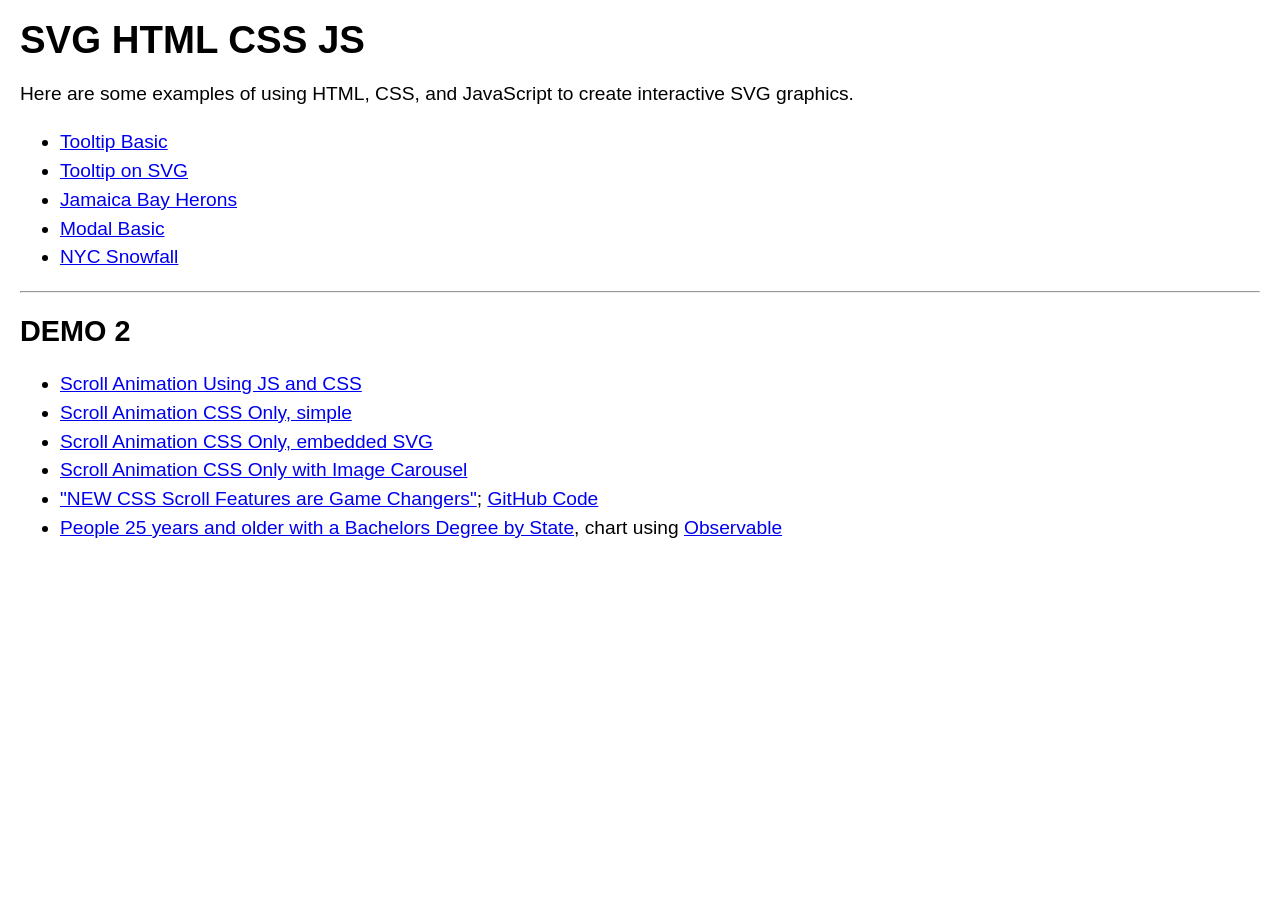
<file: index.html>
<!doctype html>
<html>
<head>
    <meta charset="utf-8">
    <meta name="viewport" content="width=device-width, initial-scale=1">
    <title>SVG HTML CSS JS</title>
    <style>
        * {
            box-sizing: border-box;
        }
        body {
            margin: 20px;
            font-family: helvetica, sans-serif;
            font-size: 1.2em;
            line-height: 1.5em;
        }
    </style>
</head>
<body>
    <h1>SVG HTML CSS JS</h1>
    <p>Here are some examples of using HTML, CSS, and JavaScript to create interactive SVG graphics.</p>
    <ul>
        <li><a href="tooltipBasic.html" target="_blank">Tooltip Basic</a></li>
        <li><a href="tooltipOnSVG.html" target="_blank">Tooltip on SVG</a></li>
        <li><a href="jamaicaBayHerons.html" target="_blank">Jamaica Bay Herons</a></li>
        <li><a href="modalBasic.html" target="_blank">Modal Basic</a></li>
        <li><a href="snowMore.html" target="_blank">NYC Snowfall</a></li>
    </ul>
    <hr />
    <h2>DEMO 2</h2>
    <ul>
        <li><a href="usImmigration.html" target="_blank">Scroll Animation Using JS and CSS</a></li>
        <li><a href="scrollAnimation1.html" target="_blank">Scroll Animation CSS Only, simple</a></li>
        <li><a href="scrollAnimation2.html" target="_blank">Scroll Animation CSS Only, embedded SVG </a></li>
        <li><a href="scrollAnimation3.html" target="_blank">Scroll Animation CSS Only with Image Carousel</a></li>
        <li><a href="https://youtu.be/HXIHpDnsizk?si=2vMUaU88vC70Mca-" target="_blank">"NEW CSS Scroll Features are Game Changers"</a>; <a href="https://github.com/WebDevSimplified/css-scroll-state-example" target="_blank">GitHub Code</a></li>
        <li><a href="bachelorDegreeByState.html" target="_blank">People 25 years and older with a Bachelors Degree by State</a>, chart using <a href="https://observablehq.com/" target="_blank">Observable</a></li>
    </ul>
</body>
</html>
</file>
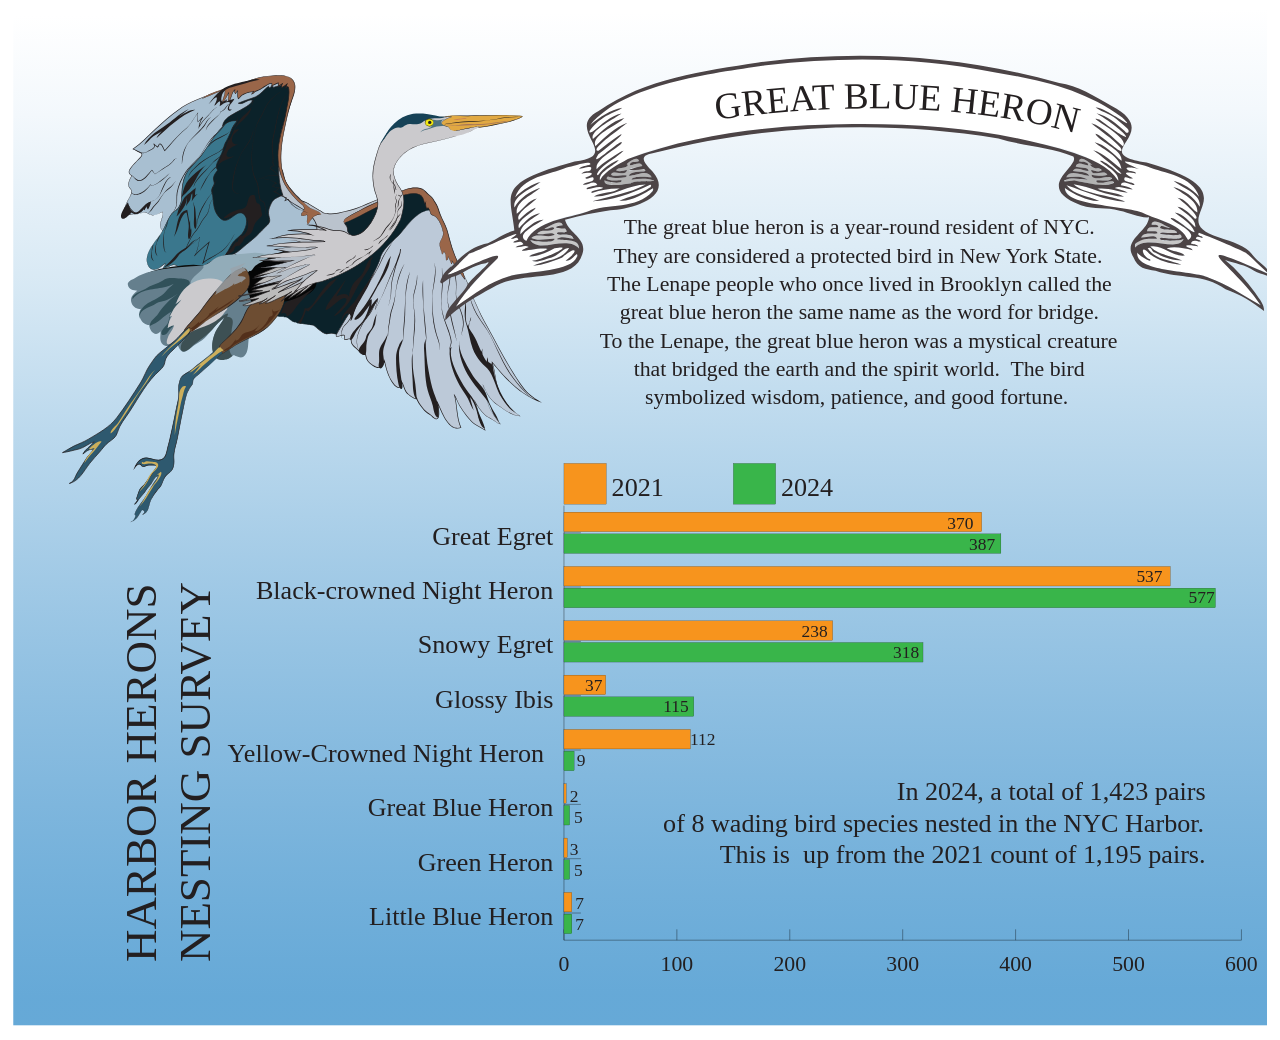
<file: jamaicaBayHerons.html>
<!DOCTYPE html>
<html>
  <!-- Tutorial: https://www.w3schools.com/css/css_tooltip.asp -->
  <head>
    <meta charset="utf-8">
    <meta name="viewport" content="width=device-width, initial-scale=1">
    <title>Herons in Jamaica Bay</title>
<style>
  * {
      box-sizing: border-box;
    }

  body {
      display: flex;
      background-color: #ffffff;
      color: #000;
      font: 12px/1.5 "helvetica neue",arial,sans-serif;
  } 

  .illustration {
    width: 98vw;
    /* center due to display: flex */
    margin: auto;
    }
</style>
</head>

<body>
  <div class="tooltip" style="position: absolute; display: none; background: #eee; padding: 5px;"></div>
  <div class="illustration">
  <?xml version="1.0" encoding="UTF-8"?>
<svg xmlns="http://www.w3.org/2000/svg" xmlns:xlink="http://www.w3.org/1999/xlink" version="1.1" viewBox="0 0 3456.89 2808">
  <!-- Generator: Adobe Illustrator 30.1.0, SVG Export Plug-In . SVG Version: 2.1.1 Build 136)  -->
  <defs>
    <style>
      .st0, .st1 {
        fill: none;
      }

      .st2 {
        fill: #a97756;
      }

      .st3 {
        fill: #bcc9d8;
      }

      .st4 {
        fill: #4c4446;
      }

      .st4, .st5, .st6, .st7 {
        fill-rule: evenodd;
      }

      .st8 {
        fill: #050606;
      }

      .st5 {
        fill: #fff;
      }

      .st9 {
        fill: #0b0d0c;
      }

      .st10 {
        fill: #6d4d32;
      }

      .st11 {
        fill: #bac3cd;
      }

      .st12 {
        fill: #31515a;
      }

      .st13, .st14, .st15, .st16, .st17, .st18 {
        fill: #231f20;
      }

      .st19 {
        fill: #bbb;
      }

      .st19, .st20, .st21, .st1, .st22, .st23 {
        stroke-miterlimit: 10;
      }

      .st19, .st20, .st22 {
        stroke: #231f20;
        stroke-width: 2px;
      }

      .st24 {
        fill: #f1e912;
      }

      .st25 {
        fill: url(#linear-gradient);
      }

      .st26 {
        fill: #164257;
      }

      .st6 {
        fill: #c6c6c6;
      }

      .st20, .st27 {
        fill: #2e596f;
      }

      .st14 {
        font-size: 48px;
      }

      .st14, .st15, .st16 {
        font-family: TimesNewRomanPSMT, 'Times New Roman';
      }

      .st28, .st22 {
        fill: #0b222a;
      }

      .st15 {
        font-size: 60px;
      }

      .st16 {
        font-size: 72px;
      }

      .st29 {
        fill: #b5bec8;
      }

      .st30 {
        fill: #a8bfd1;
      }

      .st31 {
        fill: #92acb9;
      }

      .st32 {
        fill: #3d5054;
      }

      .st33 {
        fill: #cdaf5b;
      }

      .st21 {
        fill: #f7941d;
      }

      .st21, .st1, .st23 {
        stroke: #000;
      }

      .st21, .st23 {
        stroke-width: .5px;
      }

      .st34 {
        fill: #9a6649;
      }

      .st35 {
        fill: #4d7281;
      }

      .st17 {
        font-size: 102.32px;
      }

      .st17, .st18 {
        font-family: AcademyEngravedLetPlain, 'Academy Engraved LET';
      }

      .st18 {
        font-size: 124px;
      }

      .st36 {
        fill: #c27359;
      }

      .st37 {
        fill: #e1a943;
      }

      .st38 {
        fill: #657f8d;
      }

      .st39 {
        fill: #53301b;
      }

      .st23 {
        fill: #39b54a;
      }

      .st7 {
        fill: #b2b2b2;
      }

      .st40 {
        fill: #cbcacd;
      }

      .st41 {
        fill: #3a778d;
      }

      .st42 {
        fill: #9aa4ac;
        opacity: .79;
      }
    </style>
    <linearGradient id="linear-gradient" x1="1737.51" y1="2719.69" x2="1723.28" y2="11.77" gradientUnits="userSpaceOnUse">
      <stop offset="0" stop-color="#2484c6" stop-opacity=".7"/>
      <stop offset=".24" stop-color="#64a7d6" stop-opacity=".79"/>
      <stop offset=".51" stop-color="#a5cce7" stop-opacity=".88"/>
      <stop offset=".73" stop-color="#d6e8f4" stop-opacity=".94"/>
      <stop offset=".9" stop-color="#f3f8fc" stop-opacity=".98"/>
      <stop offset="1" stop-color="#fff"/>
    </linearGradient>
    <path id="path" d="M1729.63,346.09s668.46-163.98,1245.07,12.42"/>
  </defs>
  <g id="Background">
    <rect class="st25" x=".72" y="-4.16" width="3459.7" height="2807.69"/>
  </g>
  <g id="greatBlueHeron">
    <g id="beak">
      <g>
        <path class="st37" d="M1174.33,318.05c-1.39-3.75,9.1-11.75,11.78-14.38,3.47-3.4,7.17-5.85,12.07-6.33,17.95-1.79,36.19.01,54.15.01,16.49,0,114.34-5.45,151.87.64-.96,2.99-13.21,7.66-16.27,8.62-8.25,2.58-16.11,5.8-24.52,7.63-14.39,3.13-27.12,5.37-41.41,8.72-25.75,6.04-49.79,6.31-75.74,10.9-13.24,2.34-27.2,5.09-39.78,9.26-2.22-5.89-7.46-15.97-13.6-17.86-7.41-2.29-11.97,3.81-18.55-7.2Z"/>
        <path class="st13" d="M1174.24,318.09c-1.44-4.32,11.07-13.58,14.19-16.75,1.95-1.58,4.15-2.89,6.58-3.64,2.42-.75,4.95-.82,7.45-1.07,7.47-.61,14.97-.68,22.46-.59,9.98.08,19.95.6,29.87.41l29.88-.93c24.92-.64,49.86-.98,74.79-.62,14.71.19,30.22.6,44.82,2.58,0,0,.62.08.62.08-.75,2.5-3.33,3.58-5.37,4.8-3.81,2-7.75,3.65-11.84,5.01-6.08,1.97-12,4.29-18.15,6.12-16.49,4.4-33.31,6.94-49.87,11.03-20.8,4.74-42.26,5.77-63.24,8.72-16.75,2.47-33.6,5.3-49.8,10.3,0,0-.41.13-.41.13l-.15-.4c-1.94-5.13-4.47-10.2-8.17-14.29-8.63-9.52-16.1,2.65-23.65-10.88h0ZM1174.42,318.01c8.77,14.94,15.99-2.29,27.32,15.02,2.08,3.11,3.77,6.45,5.15,9.93l-.56-.27c16.17-5.48,32.97-8.71,49.81-11.4,16.88-2.46,33.88-3.62,50.6-6.41,8.41-1.29,16.62-3.33,24.95-5.09,8.34-1.75,16.69-3.34,25.02-5.03,8.41-1.49,16.45-3.83,24.5-6.66,6.98-2.31,14.23-4.33,20.49-8.3.82-.56,1.72-1.26,2.01-1.97l.41.66c-44.44-5.87-89.68-1.96-134.34-.75-4.42.19-10.6.37-14.97.42-15.01.15-29.88-1.34-44.85-1.11-4.93.2-9.98.03-14.81,1.13-3.6.97-6.62,3.35-9.26,5.93-3,2.95-12.33,9.62-11.47,13.89h0Z"/>
      </g>
      <path class="st13" d="M1404.23,298.08c-4.33,1.47-8.92,1.9-13.44,2.38-9.05.79-18.16.93-27.2,1.5-13.54,1.08-26.7,4.96-40.29,6.2-9.03.96-18.02,2.26-27.04,3.4-17.99,2.66-36.27,2.77-54.38,3.53-13.59.37-27.03,3.01-40.59,4.01-4.51.35-9.05.63-13.4,1.94l-.07-.19c6.4-2.47,13.4-2.6,20.09-3.67,6.59-1.08,13.63-2.28,20.22-3.1,18.09-2.18,36.33-1.16,54.46-2.36,13.59-.78,27.12-2.37,40.59-4.41,13.45-1.94,26.63-6.29,40.31-7,13.5-.65,27.72.05,40.74-2.22h0Z"/>
      <path class="st2" d="M1365.58,310.97c-10.62,1.86-21.46,2.13-32.1,3.68-14.17,2.07-28.52,4.51-42.81,5.04-12.51.46-25.14.56-37.54,0-11.7-.52-22.69,3.69-34.54,3.15-9.93-.45-19.7-1.44-29.92-1.53,24.23,4.91,49.12,2.51,73.71,1.65,24.25-.85,48.53-1.12,72.18-5.98,6.59-1.35,23.96-1.52,31.03-6.01Z"/>
      <path class="st36" d="M1214.11,307.15c6.51-1.83,13.78-1.6,20.54-2.16,5.09-.42,10.97-2.1,15.79,0-5.49.72-11.03,1.05-16.71,1.61-4.97.49-12.85,2.72-19.62.54Z"/>
    </g>
    <g id="wings">
      <g>
        <path class="st28" d="M723.72,846.04c8.68,9.15,22.46,2.96,32.27,7.7,6.69,3.24,13.71,13.46,21.55,11.8.21-.54.26-1.09.14-1.66.22,3.95,11.01,6.06,15.51,6.27,7.58.36,12.34,1.05,20.35,2.66,3.7.75,8.49-.02,11.96,1.02,4.18,1.25,2.87,1.21,6.2,3.45,6.01,4.05,10.45,9.22,16.25,13.08,4.64,3.09,9.73,7.06,15.14,7.97,4.49.75,9.24-1.64,14.08-1.84,5.37-.22,8.89,2.9,14.55,2.74,6.97-.2,13.89-6.09,19.51-10.2,13.95-10.2,18.06-23.52,25.79-38.25,10-19.05,22.79-35.92,31.45-55.79,15.2-34.88,33.94-68.63,52.02-102.19,10.37-19.25,20.58-43.39,35.15-59.78-3.13,6.92.15,21.54,3.17,28.03,5.1-14.13,14.84-28.13,28.9-34.04,7.98-3.35,23.69-10.32,28.31-1.68,1.8,3.36,0,7.29.96,10.81,1.11,4.08,4.2,7.5,5.56,11.33,2.58,7.26.15,13.44-.83,20.94,1.2-2.78,3.12-3.23,4.8-4.5,1.91,4.64,4.88,9.06,6.88,13.74,1.53,3.59,1.86,10.91,4.05,13.77,1.59,2.08,5.67,2.54,7.81,4.45,3.53,3.16,6.67,9.46,9.98,13.35,9.22,10.84,18.4,25.88,30.07,33.72.49-1.95,1.92-3.95,2-6.15,4.82,7.55,15.2,10.21,20.5,18.47.09-1.83.61-3.66-.26-6.18,7.14,8.72,17.9,13.63,26.04,20.67-1.81-5.44-5.95-8.85-7.43-14.55-1.49-5.72-1.99-12.01-2.86-17.86-1.48-9.85-1.32-19.99-4.25-29.4-6.29-20.21-19.61-37.85-26.77-58.05-8.27-23.33-.95-47.43-17.19-68.61-16.33-21.31-33.5-41.82-49.02-63.77-7.23-10.23-13.1-12.89-25.6-12.32-13.4.61-31.6,3.94-44.94,8.31-27.68,9.07-55.64,24.61-80.88,38.65-17.35,9.65-41.6,18.99-55.16,33.18-6.77,7.09-6.48,18.25-6.95,27.79-.83,16.68-1.18,31.37-9.47,46.59-21.94,40.29-50.42,71.14-90.17,94.4-32.46,18.99-65.61,38.44-84.35,71.85-1.99,3.54-4.89,11.67-4.8,20.09Z"/>
        <path class="st13" d="M723.81,846c7.45,7.63,18.66,4.28,28.1,6.15,9.69,1.45,15.51,14.4,25.55,13.04,0,0-.26.22-.26.22.18-.47.22-.97.12-1.46l.72-.09c.38,2.1,3,3.11,4.85,3.82,6.49,2.44,13.6,1.9,20.36,2.85,3.29.36,6.96,1.16,10.24,1.75,3.41.66,6.8.17,10.3.64,2.27.41,4.84,1.05,6.56,2.69,3.77,2.6,7.43,5.53,10.82,8.61,3.41,3.12,7.13,5.69,10.98,8.23,3.68,2.45,7.74,5,12.19,5.34,4.4.19,8.74-2.04,13.61-2,2.44.02,4.76.77,6.93,1.47,10.51,4.33,19.17-3.93,27.07-9.77,12.21-9.12,17.41-23.68,24.22-36.85,8.53-16.34,19.33-31.38,27.62-47.81,4.09-8.2,7.52-16.8,11.51-25.08,13.34-28.41,29.76-58.08,44.7-85.76,11.51-21.36,21-44.34,37.77-62.34,0,0-1.56,3.61-1.56,3.61-2.96,7.91-.08,19.89,3.09,27.54,0,0-1.01.05-1.01.05,1.78-4.77,3.94-9.42,6.65-13.74,5.35-8.65,12.83-16.29,22.29-20.35,4.66-1.97,9.37-3.95,14.34-5.15,6.02-1.65,14.95-1.36,15.61,6.63.22,2.52-.48,5.07.08,7.52.9,3.7,3.39,6.66,4.99,10.12,1.06,2.36,1.66,4.91,1.74,7.48.19,5.18-1.35,10.11-1.97,15.09l-.62-.17c.83-2.4,3.37-3.52,5.24-4.88,1.61,4.01,3.92,7.69,5.85,11.6,2.09,3.73,2.51,8.06,3.52,12.12.55,1.9,1.06,4.1,2.89,5.14,2.64,1.47,6.16,2.23,8.07,4.91,2.76,3.21,4.8,6.93,7.32,10.3,1.93,2.47,4.03,4.86,5.93,7.36,7.36,9.51,15.34,20.89,25.3,27.75,0,0-.65.25-.65.25.57-2.1,1.87-3.92,1.98-6.06,0,0,.05-1.39.05-1.39,4.95,8.64,16,11.2,21.28,19.62,0,0-.88.23-.88.23.18-2.08.48-4.04-.24-6,0,0-.88-2.55-.88-2.55l1.71,2.09c7.1,8.65,17.6,13.35,26.02,20.58,0,0-.86.57-.86.57-1.66-5.11-6.27-9.31-7.54-14.84-1.33-5.02-1.94-11.33-2.68-16.5-1.05-6.57-1.37-13.31-2.24-19.88-2.27-17.72-12.27-33.09-20.21-48.77-4.07-7.92-7.97-15.99-10.41-24.68-2.34-8.66-2.99-17.63-3.82-26.5-.81-8.76-2-17.58-5.39-25.73-.74-1.68-1.93-4.29-2.92-5.85,0,0-.8-1.43-.8-1.43l-.94-1.34c-13.79-18.64-29.07-36.64-42.85-55.29-4.06-5.22-7.57-10.94-11.93-15.91-4.34-4.98-10.56-7.18-17.16-7.06-49.58.73-93.19,27.41-135.54,50.34-15.66,8.14-32.3,15.01-45.63,26.79-7.4,6.02-8.82,14.13-9.25,23.25-.89,17.55-.81,36.54-9.37,52.39-12.7,23.53-28.64,45.43-48.21,63.71-12.96,12.25-27.45,22.81-42.82,31.83-22.92,13.39-46.29,26.9-65.07,45.92-6.22,6.32-11.85,13.23-16.61,20.72-5.04,7.29-7.89,16.07-7.89,24.92h0ZM723.63,846.07c-.1-9.03,2.7-17.78,7.72-25.22,4.72-7.55,10.32-14.54,16.51-20.94,18.67-19.27,42.03-32.92,64.96-46.43,15.25-9.05,29.63-19.6,42.46-31.85,19.36-18.24,35.12-40.1,47.63-63.52,8.35-15.58,8.12-34.46,8.95-51.71.4-9.52,1.97-18.22,9.82-24.63,13.44-11.92,30.3-18.93,46.04-27.12,38.87-20.96,78.19-45.21,123.08-49.72,6.68-.66,13.55-1.49,20.25-.13,11.79,2.43,16.89,14.62,23.81,23.12,13.72,18.65,29.05,36.75,42.79,55.44,0,0,.96,1.4.96,1.4l.83,1.48c1,1.63,2.26,4.28,3.01,6.07,5.22,12.52,5.14,26.28,6.7,39.51,1.26,13.31,6.42,25.6,12.58,37.4,7.92,15.77,17.94,31.41,20.14,49.29.84,6.65,1.13,13.27,2.15,19.88,0,0,.86,6.62.86,6.62.65,4.3,1.08,8.84,2.79,12.83,1.77,3.94,4.95,7.32,6.4,11.73l.6,1.83c-4.58-4.15-9.78-7.48-14.89-11.02-4.56-3.18-9.06-6.63-12.63-11.01l.83-.47c.95,2.52.26,5.28.2,7.84-4.81-8.85-15.76-11.5-21.26-19.74,0,0,.8-.22.8-.22-.11,2.48-1.7,4.5-2.17,6.82-10.36-6.98-18.31-18.57-25.9-28.34-1.91-2.53-3.97-4.89-5.92-7.39-2.5-3.37-4.53-7.09-7.26-10.28-.69-.77-1.39-1.55-2.23-2.08-2.09-1.4-5.13-1.77-6.95-3.8-3.23-4.93-2.27-11.49-5.34-16.47-1.86-3.75-4.11-7.33-5.74-11.25l.48.13c-.93.7-1.95,1.18-2.79,1.85-.85.66-1.48,1.54-1.91,2.53l-.9,2.08.28-2.25c1.02-7.41,3.64-15.09.24-22.19-1.59-3.4-4.15-6.49-5.06-10.25-.58-2.54.09-5.11-.11-7.62-.16-3.82-3.57-6.53-7.29-6.68-7.58-.36-14.71,3.08-21.59,5.92-9.25,4.04-16.55,11.58-21.76,20.11-2.89,4.64-5.11,9.69-6.94,14.83,0,0-.55-1.2-.55-1.2-3.35-7.96-6.36-20.22-3.24-28.51,0,0,1.04.67,1.04.67-6.02,6.89-11.04,14.61-15.58,22.59-6.85,11.97-12.62,24.55-19.11,36.74-14.84,27.71-31.22,57.36-44.49,85.76-4.02,8.31-7.44,16.83-11.59,25.1-8.35,16.46-19.18,31.47-27.73,47.78-6.79,13.12-12.34,28.15-24.73,37.31-8.32,6.19-17.38,14.49-28.45,9.91-2.19-.72-4.32-1.41-6.51-1.44-4.57-.09-8.94,2.16-13.65,1.93-4.83-.37-8.93-3.04-12.82-5.62-3.83-2.55-7.67-5.25-11.06-8.38-3.41-3.15-6.94-5.96-10.73-8.63-1.69-1.52-3.82-2.11-6.02-2.5-3.35-.48-6.95,0-10.35-.71-3.01-.66-7.07-1.35-10.17-1.79-7.92-1.17-16.56-.35-23.69-4.61-1.02-.68-2.04-1.64-2.13-2.98,0,0,.72-.09.72-.09.13.61.07,1.28-.17,1.87l-.07.18-.18.04c-10.63,1.36-15.94-11.64-25.8-13.29-9.39-1.93-20.86,1.32-28.19-6.52h0Z"/>
      </g>
      <g>
        <path class="st3" d="M1180.6,582.04c.34,10.53,5.92,22.96,9.17,33.26,4.58,14.52,8.73,28.36,15.32,42.34,14.11,29.9,27.92,60.08,42.55,89.16,10.46,20.78,15.9,43.06,25.99,64.2,8.32,17.43,15.13,34.81,24.63,51.59,23.42,41.41,44.7,84.15,69.13,124.97,13.76,22.99,27.4,46,44.77,66.52,11.28,13.33,23.67,20.97,37.83,29.85-44.21-16.38-79.11-49.81-110.17-84.37-6.81-7.57-12.68-16.24-19.53-23.28,9.13,25.11,8.39,53.92,18.92,79.09,12.38,29.57,33.31,50.12,58.54,69.41-23.69-.64-44.32-18.95-63.64-31.71-11.06-7.3-18.74-16.75-26.06-27.83-5.3-8.03-7.78-18.72-12.89-26.26,8.45,24.25,10.27,51.73,24.02,74.06,7.25,11.78,15.67,22.65,23.77,33.63-6.73-1.29-9.99-4-15.65-8.29-8.84-6.71-19.74-10.01-27.83-17.74-11.4-10.89-20.82-25.84-28.03-39.16,9.27,15.67,8.82,38.01,15.01,55.32,3.64,10.19,11.27,17.76,15.04,27.09-7.01-4.62-15.06-8.83-22.64-13.04-13.56-7.54-23.57-20.19-32.96-32.53-7.67-10.07-14.54-20.41-19.94-31.83-2.97-6.29-5.33-14.03-9.45-19.5,8.06,29.49,5.52,61.17,17.95,89.47-34.91,13.16-54.25-48.5-66.2-72.37,2.98,6.2,12.03,51.43-3.21,48.48-3.87-.75-11.09-9.06-14.58-11.43-7.18-4.86-13.47-8.66-19.01-15.38-7.88-9.57-16.7-20.27-19.72-32.45,0,.22-.75,2.99-.78,3.94-8.94-1.8-19.67-10.19-25.86-17.12-8.06-9.02-8.05-22.12-14.87-31.54,3.14,20.83-10.04,22.51-21.64,7.19-14.38-18.98-20.04-40.82-24.91-63.63-3.87,20.27-15.52,23.88-31.94,12.82-7.93-5.34-14.19-9.48-17.44-18.77-1.74-4.96-1.71-10.81-4.59-15.24-3.84,9.02-13.45-1.08-16.88-5.97-6.83-9.75-21.21-14.9-20.69-27.03.66-15.66-23.49,5.13-18.8-9.81,5.63-17.92-29.98,7.93-21.61-8.93,18.63-37.56,111.1-168.92,120.51-210.11,6.19-27.1,40.03-48.91,57.35-69.86,18.11-21.9,39.59-52.05,68.2-60.31,18.96-5.47,36.09,3.23,42.82,23.1Z"/>
        <path class="st13" d="M1180.7,582.03c.69,12.11,6.21,23.12,9.69,34.56,3.64,11.44,7.2,22.93,11.89,33.97,3.93,9.3,10.97,23.21,15.25,32.63,10.25,21.73,20.54,43.41,31.35,64.87,8,16.22,13.17,33.55,19.93,50.25,2.23,5.58,4.74,10.98,7.33,16.41,5.1,10.89,9.81,21.94,15.06,32.72,5.19,10.83,11.4,21.11,17.13,31.65,23.07,42.13,45.1,84.84,70.43,125.67,9.39,15.34,19.2,30.44,30.52,44.41,3.75,4.66,7.65,9.15,12.06,13.18,10.79,9.98,23.94,17.47,36.36,25.37-43.78-14.4-79.52-45.13-110.17-78.61-4.81-5.25-9.69-10.46-14.11-16.05-4.46-5.55-8.71-11.24-13.61-16.31l1.13-.71c4.94,13.73,6.94,28.17,9.36,42.38,6.48,48.01,30.06,77.35,67.69,106.04,0,0,.96.73.96.73l-1.21-.03c-5.88-.16-11.69-1.43-17.19-3.41-16.57-6.05-30.35-17.44-44.78-27.17-4.91-3.14-9.55-6.8-13.65-10.97-6.14-6.28-11.4-13.35-15.93-20.86-4.27-7.61-6.46-16.34-11.28-23.6,0,0,.55-.28.55-.28,3.29,9.42,5.54,19.14,7.86,28.8,3.48,14.44,7.1,29.06,14.4,42.11,2.43,4.31,5.2,8.45,7.99,12.55,5.83,8.49,12.11,16.66,18.22,24.96l-1.07-.21c-8.56-1.26-14.37-8.05-21.56-12.15-7.06-4.19-14.86-7.45-21.17-13.06-12.21-11.38-21.18-25.64-29.16-40.15,0,0,.9-.51.9-.51,7.51,13.02,8.55,28.33,11.66,42.69,1.54,7.19,3.41,14.36,7.24,20.63,4.01,6.86,9.22,13.28,12.04,20.98,0,0-1.68-1.1-1.68-1.1-4.58-3-9.37-5.71-14.18-8.36-4.52-2.56-10.24-5.36-14.32-8.36-9.1-6.46-16.42-14.95-23.22-23.61-6.8-8.66-13.38-17.59-18.89-27.2-2.75-4.8-5.3-9.74-7.39-14.87-2.13-5.07-4.09-10.25-7.29-14.55l1.41-.69c8.1,29.43,5.61,61.08,18.02,89.31,0,0,.38.87.38.87-4.55,1.87-9.62,2.72-14.56,1.92-27.79-4.93-42.41-51.84-53.73-74.37,0,0,1.75-.86,1.75-.86,2.14,5.41,3.04,11.02,4.04,16.69,1.18,8.18,5.22,35.29-8.37,33.19-1.93-.46-3.53-1.73-4.97-2.84-4.44-3.58-8.02-7.82-12.94-10.73-5.93-3.91-11.87-8.13-16.38-13.73,0,0-2.69-3.28-2.69-3.28-7.14-8.8-14.25-18.19-17.12-29.42,0,0,2.09-.29,2.09-.29,0,.08,0,.16-.02.24l-.02.1-.03.15-.06.26c-.22.99-.56,2.27-.66,3.25,0,0-.07,1.26-.07,1.26l-1.21-.25c-8.39-1.95-15.47-7.17-21.78-12.78-2.07-1.92-4.06-3.86-5.86-6.14-3.56-4.59-5.43-10.07-7.16-15.31-1.74-5.25-3.43-10.52-6.57-14.86l1.88-.77c.63,4.64.98,9.51-1.05,13.96-2.42,5.42-8.57,5.54-13.06,2.76-8.1-4.93-12.75-13.28-17.41-21.17-8.85-15.97-13.28-33.92-17.06-51.63l2-.02c-3.6,19.74-15.65,25.2-32.53,14.1-6.06-4.05-12.54-8.11-16.33-14.61-1.92-3.18-3.12-6.84-3.79-10.44-.72-3.54-1.34-7.07-3.16-9.9l1.76-.15c-4.77,10.52-15.65-1.26-19.3-6.78-6.47-8.61-19.57-13.52-20.12-25.65.13-2.62.11-6.06-3.34-6.24-3.95-.69-12.83,4.29-15.41.81-1.62-2.76.6-5.74.64-8.52.07-1.37-.49-2.32-1.88-2.55-2.81-.38-6.04.68-8.83,1.45-6.4,1.96-17.21,5.61-10.73-6.23,29.11-51.98,63.92-100.58,93.33-152.36,9.19-16.32,18.63-32.72,24.95-50.39,1.9-5.98,3.06-12.27,6.24-17.78,12.21-22.28,34.04-36.82,50.67-55.41,16.2-18.99,30.86-40.1,51.98-54.09,10.41-6.74,22.92-12.12,35.55-9.99,12.78,1.99,22.54,12.39,26.32,24.41h0ZM1180.5,582.06c-3.8-11.83-13.55-22.2-26.19-24.06-12.51-2.04-24.87,3.38-35.15,10.09-20.99,14.06-35.45,35.23-51.59,54.23-16.57,18.62-38.23,33.1-50.36,55.31-3.14,5.49-4.22,11.67-6.13,17.63-6.33,17.79-15.76,34.25-24.97,50.64-29.36,51.86-64.05,100.45-93.07,152.43-.8,1.63-2.35,4.2-1.58,5.71.22.28.89.43,1.58.41,4.6-.35,8.97-2.47,13.52-3.35,3.42-.81,8.38-.94,8.23,3.9.21,2.18-2.52,6.82-.39,7.88,1.26.39,2.8-.05,4.14-.33,3.84-.77,8.27-2.9,12.13-.85,2.07,1.29,2.46,3.86,2.41,6.05-.45,6.72,4.62,11.74,9.45,15.8,3.56,3.06,7.4,6.07,10.34,9.84,2.52,3.5,8.62,11.25,13.44,10.01,1.64-.51,2.59-2.96,3.23-4.58,0,0,1.02,1.6,1.02,1.6,3.92,6.48,2.89,14.15,7,20.4,3.6,6.15,9.88,10.04,15.7,13.94,15.8,10.35,26.08,5.41,29.43-12.79,0,0,.96-4.89.96-4.89l1.04,4.87c4.62,21.88,10.52,44.21,24.11,62.36,3.59,5.35,14.63,16.22,19.54,7.18,2.35-5.18,1.01-11.53.22-16.99,0,0,2.52,3.48,2.52,3.48,6.62,9.17,6.9,21.29,13.7,30.11,3.39,4.16,7.62,7.86,11.97,11.04,4.36,3.11,9.19,5.94,14.43,7.08,0,0-1.27,1-1.27,1,.02-.68.25-1.52.37-2.17.14-.6.29-1.23.41-1.79,0,0,0-.04,0-.02,0,.04,0,.08,0,.12l2.09-.29c2.76,10.84,9.72,20.01,16.68,28.62,1.48,1.69,3.78,4.79,5.44,6.35,3.89,4,8.51,7.16,13.15,10.26,4.88,2.87,8.74,7.34,13.07,10.85,1.57,1.19,3.06,2.48,5.01,2.55,9.63.19,6.06-24.79,5.12-31.01-.94-5.39-1.87-11.07-3.85-16.16,0,0,1.75-.86,1.75-.86,11.03,21.95,25.57,68.59,52.27,73.43,4.26.69,8.67.08,12.73-1.47l-.51,1.22c-12.97-29.63-9.75-63.17-19.01-93.73,0,0,2.53,3.42,2.53,3.42,3.39,4.59,5.34,9.86,7.45,14.91,2.05,5.08,4.56,9.95,7.27,14.71,5.43,9.53,11.93,18.41,18.7,27.07,6.74,8.64,13.96,17.05,22.87,23.4,4.25,3.12,9.67,5.75,14.17,8.32,4.82,2.67,9.62,5.4,14.25,8.45l-.92.75c-4.19-10.1-12.62-18.45-15.71-29.21-5.63-17.46-5-36.97-14.21-53.18,0,0,.9-.51.9-.51,3.94,7.27,8.16,14.38,12.89,21.15,4.73,6.75,9.95,13.22,15.99,18.8,7.68,6.87,17.9,10.27,26.22,16.43,4.87,3.74,9.81,7.68,16.04,8.65,0,0-.42.66-.42.66-5.89-8-11.93-15.92-17.55-24.14-2.8-4.13-5.56-8.27-8-12.62-7.31-13.11-10.94-27.85-14.4-42.32-2.48-10.46-4.94-20.95-8.59-31.06,0,0,1.35,2.03,1.35,2.03,4.87,7.38,7.02,16.01,11.32,23.65,4.48,7.43,9.77,14.51,15.85,20.7,4.08,4.14,8.65,7.73,13.56,10.87,14.45,9.71,28.14,21.01,44.65,27.02,5.45,1.95,11.18,3.2,16.96,3.35l-.25.7c-37.98-28.83-61.71-58.18-68.42-106.46-2.61-15.28-4.9-30.69-10.53-45.12,5.84,5.75,10.92,12.3,15.98,18.64,32.12,37.21,68.95,73.39,115.76,90.94,0,0-.77,1.56-.77,1.56-25.3-15.3-35.52-24.64-52.55-48.78-34.17-49.5-61.13-103.43-89.99-156.07-5.73-10.57-11.95-20.88-17.11-31.75-5.24-10.84-9.91-21.91-14.96-32.79-5.27-10.8-9.62-22.07-13.65-33.38-7.48-22.93-18.82-44.08-29.17-65.76-7.43-15.82-15.56-33.03-22.91-48.96-8.08-16.14-14.07-33.22-19.2-50.49-3.41-11.45-8.89-22.55-9.5-34.65h0Z"/>
      </g>
      <g>
        <path class="st11" d="M1091.51,503.31c-15.36,6.02-31.4,10.96-46.66,17.18-24.39,9.94-48.06,21.06-72.36,31.22-16.9,7.07-34.43,14.55-49.39,25.17-2.97,2.11-11.97,9-10.85,12.52,2.76,8.73,5.9,8.47,7.63,12.53,2.81,6.62.63,12.98,5.34,18.57,3.57,4.23,5.14,7.75,6.71,12.83-4.69-2.89-14.78-4.99-20.46-6.35-6.61-1.58-13.28-2.44-20.05-2.72-13.29-.56-26.29-1.62-39.63-1.62-9.06,0-19.69.53-27.39-4.77-6.38-4.39-4.26-16.02-4.26-23.3,0-9.46.07-15.87-6.38-23.29-4.68-5.38-10.73-9.31-16.89-12.53-8.91-4.66-18.9-7.44-27.11-13.28s-15.73-10.54-24.81-15.31c-8.46-4.45-14.31-12.64-18.08-20.85-4.1-8.93-10.81-10.49-19.48-14.27,4.22-5.52,13.94-5.49,19.54-9.13-5.74-15.07-26.8-11.7-38.61-16.25,11.09-2.1,25.43-7.62,36.42-4.56-3.85-6.08-21.02-24.55-29.16-20.58,6.8-1.94,13.93-3.23,20.73-5.01,4.48-1.17,10.65-5.09,15.45-3.62,10.79,3.3,14.14,24.23,15.92,32.57,2.74,12.76,10.97,22.22,19.62,32.69,4.76,5.77,6.02,8.62,11.44,13.62,5.29,4.87,9.1,8.22,13.62,13.62,4.2,5.02,12.97,5.98,18.53,9.26,11.99,7.08,30.69,18.48,34.33,20.16,7.08,3.27,7.03,6.93,15.26,8.17,15.6,2.35,23.95,1.75,39.78-1.63,21.49-4.6,43.16-9.67,62.93-18.77,21.18-9.75,43.18-17.55,64.6-27.03,16.15-7.15,34.38-12.09,51.19-15.24,2.68-.5,5.34-.91,12.53.01Z"/>
        <path class="st13" d="M1091.61,503.3c-3.87,1.74-10.61,4.09-14.7,5.64-34.56,11.7-67.52,27.76-100.99,42.12-19.06,8.12-38.61,15.98-55.17,28.64-2.2,1.9-8.23,6.49-7.66,9.56.96,3,2.31,5.9,4.51,8.15,1.92,1.75,3.51,4.45,4.04,7.06.68,2.63.82,5.3,1.19,7.82.35,2.52,1.04,4.91,2.48,6.88.76,1.02,1.67,2.04,2.4,3.09,2.37,3.23,3.93,7.06,5.06,10.83,0,0,.67,2.18.67,2.18l-1.96-1.17c-5.16-2.89-11.33-4.09-17.08-5.53-8.86-2.33-17.84-3.39-26.98-3.66-12.04-.68-24.5-1.55-36.52-1.58-8.99-.01-25.1.45-29.93-8.75-2.53-5.68-1.48-12.32-1.32-18.32.04-5.98.42-12.25-1.86-17.89-4.38-9.81-14.15-15.8-23.42-20.46-8.2-3.97-17.12-6.76-24.64-12.08-8.64-6.3-17.92-11.55-27.27-16.7-3.9-2.48-7.23-5.81-9.99-9.5-2.81-3.63-4.85-7.83-6.89-11.9-2.18-4-5.84-6.82-9.97-8.67-2.91-1.37-5.98-2.5-8.96-3.81,2.31-3.34,6.25-4.82,9.95-5.97,3.4-1.09,7.04-1.87,10.06-3.79,0,0-.2.62-.2.62-1.26-3.33-3.62-6.18-6.67-8.02-9.58-5.69-21.38-4.11-31.69-7.81,0,0-2.13-.79-2.13-.79l2.24-.44c9.04-1.79,17.98-4.99,27.31-5.51,3.13-.16,6.33,0,9.43.85l-.84,1.14c-3.45-5.02-7.9-9.54-12.51-13.54-4.03-3.21-10.49-8.65-15.62-6.66,0,0-.62-1.62-.62-1.62,7.08-2.05,14.37-3.32,21.42-5.26,4.71-1.44,9.24-4.51,14.56-3.62,11.66,3.1,14.77,21.77,17.02,31.91,1.72,9.65,7,17.97,13.04,25.53,3.01,3.85,6.25,7.5,9.29,11.45,2.93,3.97,5.79,7.71,9.51,10.95,3.6,3.32,7.29,6.63,10.61,10.33,1.64,1.74,2.91,3.72,4.99,5,5.08,3.25,11.61,4.08,16.74,7.43,0,0,3.17,1.88,3.17,1.88,8.44,5.02,16.83,10.13,25.3,15.04,2.12,1.26,4.29,2.36,6.47,3.48,2.27,1.2,4.2,2.98,6.05,4.39,3.81,2.96,8.9,2.98,13.52,3.62,9.71,1.2,19.41.44,28.98-1.54,21.53-4.43,43.22-9.19,63.51-17.84,20.06-9.21,40.87-16.84,61.2-25.37,13.42-6.06,27.39-11.06,41.73-14.44,5.97-1.45,11.98-2.73,18.03-3.75,3.69-.49,7.47-.22,11.13.43h0ZM1091.41,503.32c-2.39-.09-4.85-.49-7.24-.42-2.46-.01-4.85.49-7.25.98-4.81.97-9.59,2.05-14.34,3.27-14.32,3.55-28.07,8.71-41.48,14.82-20.28,8.66-41.04,16.41-61.03,25.75-20.36,8.84-42.09,13.76-63.72,18.35-9.65,2.06-19.72,2.95-29.55,1.73-4.94-.65-10.37-.77-14.51-3.99-2.05-1.56-3.75-3.14-5.84-4.25-2.18-1.12-4.39-2.24-6.49-3.49-8.52-4.93-16.9-10.02-25.34-15.03-1.75-1.05-4.48-2.74-6.3-3.57-4.48-2.01-9.43-3.02-13.69-5.77-2.16-1.31-3.7-3.5-5.4-5.34-4.83-5.52-10.9-9.93-15.73-15.54-1.62-1.92-3.04-3.94-4.52-5.88-8.97-11.31-20.07-22.89-22.59-37.86-2.29-10.61-6.61-36-22.17-29.53-8.97,3.94-19.05,5.11-28.41,7.78,0,0-.62-1.62-.62-1.62,6.05-2.5,13.04,3.43,17.45,6.99,5.25,4.62,10.09,9.69,13.83,15.65-12.66-4.06-25.52,1.66-38.04,3.92,0,0,.11-1.23.11-1.23,10.27,3.71,22.19,2.25,31.8,8.09,3.34,2.03,5.94,5.28,7.21,8.97,0,0-.35.22-.35.22-6.07,3.88-14.6,3.24-19.45,8.98,0,0-.19-.72-.19-.72,9.97,4.18,16.4,6.05,20.78,16.81,4.04,8.1,10.15,15.38,18.44,19.33,5.38,2.9,10.63,6.03,15.73,9.39,5.1,3.33,9.85,7.18,15.41,9.74,11,5.14,22.95,9,32.2,17.25,4.62,4.03,8.62,9.21,9.72,15.38,1.07,6,.77,12.29.54,18.35-.11,5.61-.64,12.8,4.26,16.51,4.97,3.42,11.18,4.32,17.12,4.56,6.07.2,12.2-.07,18.28.14,8.84.26,18.56.77,27.43,1.21,9.16.2,18.42,1.31,27.29,3.61,6.01,1.5,12.08,2.63,17.61,5.7,0,0-1.3,1-1.3,1-1.13-3.7-2.56-7.21-4.83-10.31-.49-.7-1.21-1.58-1.77-2.26-3.97-4.41-3.28-10.84-4.56-16.13-.31-1.19-.71-2.43-1.28-3.44-1.26-2.12-3.58-3.83-4.79-6.13-1.05-1.76-1.77-3.63-2.39-5.55-.15-.36-.19-.89-.15-1.29.19-1.87,1.48-3.41,2.55-4.7,1.79-2.03,3.79-3.75,5.85-5.4,16.78-12.72,36.4-20.63,55.64-28.67,19.23-8.03,38.22-16.67,57.45-24.74,18.79-8.14,39.36-14.64,58.6-21.65h0Z"/>
      </g>
      <g>
        <path class="st34" d="M911.7,591.03c3.76-.72,13.49-3.13,19.44-6.23,9.2-4.79,18.82-8.71,27.99-13.54,16.46-8.67,33.01-16.65,49.53-25.32,20.9-10.98,42.26-20.76,64.55-28.76,12.84-4.61,28.93-8.1,42.38-4.75,14.03,3.5,15.37,13.97,18.51,26.19,1.47-.73,2.19-.12,3.25-2.52-.54,4.84.69,12.2,2.19,16.74,1.47-.7,3.32-1.15,4.67-2.07,3.37,4.19,4.61,8.08,6.02,13.14,2.08,7.46,5.03,5.72,11.47,9.28,6.83,3.77,11.9,12.64,15.5,19.49,3.9,7.42,6.5,16.04,8.04,23.93,1.88,9.66-2.42,16.56-6.78,24.75-6.77,12.72,1.9,24.65,4.15,37.32,2.1-1.6,4.48-5.09,4.8-7.65,6.48,7.41,5.5,14.35,6.08,23.98,7.83-.94,3.93-7.12,6.36-10.24,1.79,7.12,6.59,13.43,8.37,20.61,3.33-2.09,2.12-7.03.93-10.1,10.56,18.93,23.67,34.28,35.36,51.94-.76-13.23-8.42-25.35-14.47-37.41-6.2-12.37-11.44-24.93-16.35-37.6-7.34-18.95-11.26-38.68-17.03-58.06-4.82-16.21-13.53-30.25-19.68-45.73-4.85-12.21-4.3-19.36-17.15-37.89-3.5-8.72-10.93-12.19-16.98-18.56-4.32-4.54-10.15-10.98-16.06-13.47-11.99-5.04-30.94-3.14-42.92.97-24.34,8.33-46.75,21.18-70.44,31.19-21.03,8.89-42.36,18.37-62.1,29.83-11.75,6.82-24.76,12.19-35.5,20.16-2.11,1.56-4.64,5.07-4.14,10.35Z"/>
        <path class="st13" d="M911.76,590.95c5.16-1.17,10.3-2.58,15.19-4.51,4.89-2.02,9.51-4.78,14.35-6.95,9.51-4.36,19.24-9.43,28.51-14.33,27.67-13.74,57.47-30.81,86.04-42.19,14.83-5.94,30.02-12.2,46.22-12.71,10.61-.36,23.49,1.84,28.18,12.74,2.34,4.99,3.32,10.3,4.66,15.42l-1.2-.55c.58-.36,1.44-.41,1.92-.71.33-.2.66-.78.93-1.38l2.16-4.88-.55,5.32c-.45,5.44.54,11.17,2.13,16.38,0,0-1.14-.48-1.14-.48,1.65-.77,3.33-1.15,4.58-1.99l.62-.41.46.57c1.96,2.43,3.47,5.24,4.5,8.16,1.66,3.85,1.47,9.32,5.84,11.2,4.25,1.57,8.75,3.45,11.91,6.89,4.36,4.44,7.42,9.82,10.26,15.19,2.87,5.41,4.99,11.18,6.58,17.07,1.54,5.87,3.16,12.11,1.48,18.15-1.31,5.23-4.09,9.87-6.58,14.57-1.73,3.29-2.64,7.05-2.5,10.77.32,9.17,5.03,17.36,6.6,26.37,0,0-.5-.2-.5-.2,2.41-1.99,4.44-4.95,4.79-8.1,6.76,7,6.2,15.7,6.63,24.66,0,0-.4-.33-.4-.33,7.33-.97,3.48-5.83,6.1-10.12,0,0,.48-.63.48-.63.89,3.85,2.63,7.42,4.39,10.99,1.63,3.33,3.3,6.71,4.23,10.38l-.65-.26c3.13-2.15,1.84-6.56.73-9.57,0,0,.83-.39.83-.39,10.23,18.32,23.85,34.39,35.48,51.82,0,0-1.15.38-1.15.38-.18-2.39-.53-4.76-1.08-7.1-2.91-11.84-9.71-22.14-14.95-33.04-10.69-21.91-19.63-44.77-25.49-68.44-2.4-8.32-5.07-20.02-7.87-28.04-4.68-13.76-12.16-26.49-17.72-39.96-3.82-8.98-5.52-18.63-10.22-27.21-2.23-4.3-4.86-8.41-7.62-12.42-1.09-2.7-2.68-5.18-4.71-7.33-2.98-3.24-6.75-5.91-10.02-8.97-5.33-5.11-10.02-11.23-16.6-14.72-12.73-5.74-30.39-3.75-43.43.35-17.08,5.8-33.24,13.81-49.54,21.5-9.51,4.6-23.2,10.43-33.04,14.57-11.04,4.76-21.99,9.72-32.72,15.14-10.77,5.36-21.05,11.68-31.85,16.96-5.36,2.73-10.7,5.5-15.78,8.69-5.59,3.46-9.92,6.14-9.48,13.7h0ZM911.64,591.11c-.41-3.03.36-6.24,2.22-8.68,1.9-2.37,4.69-3.82,7.14-5.54,5.06-3.27,10.39-6.12,15.71-8.91,5.33-2.79,10.65-5.57,15.82-8.65,15.64-9.05,32.02-16.77,48.55-24.03,9.89-4.26,23.41-10.08,32.9-14.77,16.26-7.81,32.48-15.97,49.58-21.91,13.64-4.39,31.56-6.44,44.96-.4,6.86,3.62,11.61,9.78,17.07,15.02,3.33,3.1,7,5.66,10.14,9.07,1.92,1.91,4.41,5.86,4.96,7.65,2.78,4.03,5.43,8.17,7.71,12.54,4.74,8.59,6.56,18.43,10.32,27.38,5.55,13.53,12.94,26.17,17.65,40.13,2.82,8.12,5.51,19.85,7.83,28.2,4.65,18.91,11.14,37.2,18.97,55.01,3.84,8.95,8.14,17.62,12.67,26.24,4.45,8.66,8.71,17.85,9.29,27.74,0,0,.16,2.37.16,2.37l-1.31-1.99c-11.51-17.49-25.08-33.67-35.24-52.06,0,0,.83-.39.83-.39.66,1.74,1.19,3.57,1.25,5.49.12,2.16-.81,4.49-2.89,5.47-.86-3.78-2.55-7.3-4.26-10.81-1.62-3.33-3.28-6.72-4.2-10.38l.68.14c-1.3,1.79-.67,4.29-1.23,6.4-.57,2.77-3.25,3.76-5.77,4.01-.3-4.36-.15-8.74-.8-13.01-.58-4.16-2.4-8.05-5.18-11.19,0,0,.53-.16.53-.16-.62,3.32-2.71,6.14-5.31,8.19-1.51-9.12-6.45-17.58-6.8-26.98-.1-3.07.42-6.19,1.59-9.05,1.15-2.73,2.86-5.48,4.15-8.14,2.74-5.3,4.66-11.26,3.64-17.25-1.6-8.86-4.38-17.66-8.65-25.6-3.6-6.55-7.4-13.3-13.57-17.62-3.1-2.31-7.17-2.65-10.27-5.02-1.85-1.61-2.6-4.18-3.21-6.37-1.19-4.29-2.81-8.52-5.68-11.96,0,0,1.08.16,1.08.16-1.62,1.07-3.35,1.45-4.77,2.14l-.85.41-.29-.9c-1.69-5.56-2.71-11.24-2.25-17.09,0,0,1.62.44,1.62.44-.37.8-.74,1.55-1.53,2.11-.76.49-1.42.48-2.11.83,0,0-.94.46-.94.46l-.27-1.01c-2.06-7.5-3.1-15.82-9.08-21.18-12.96-10.48-38.56-4.33-52.85,1.09-24.87,8.89-49.1,20.77-72.52,32.99-9.1,4.6-33.94,16.97-42.77,21.57-7.17,3.53-14.52,6.63-21.7,10.15-7.06,3.8-14.84,6.19-22.72,7.65h0Z"/>
      </g>
      <g>
        <path class="st30" d="M716.37,191.37c-14.93,2.67-30.81,3.26-45.85,6.56-15.79,3.47-31.04,8.05-46.58,12.27-27.78,7.54-55.22,17.97-82.28,28.55-26.25,10.26-54.82,21.98-78.55,36.94-23.39,14.74-42.39,32.89-63,51.13-22.89,20.26-44.15,44.49-69.24,61.52,5.97,3.64,13.32,5.12,19.57,9.6,10.39,7.45,2.28,11.79-4.64,18.9-8.16,8.39-17.76,18.26-23.79,28.29-4.91,8.18-1.9,11.75,5.42,17.57-4.54,6.36-8.66,15.4-9.1,23.29-.53,9.55,6.52,10.58,8.41,18.35,2.26,9.29-12.71,28.27-15.75,38.05-1.98,6.36-6.88,14.76-4.92,21.04,2.93,9.43,9.75,7.16,16.81,5.96,7.04-1.19,13.51.92,20.97-1.03,8.27-2.16,12.97-6.54,21.06-4.69,7.47,1.71,14.36,7.87,22.51,7.66,8.95-.23,17-7.4,24.72-9.61,4.17,8.37-6.41,26.6-6.33,36.66.09,11.56,8.01,20.97,18.58,16.94,9.41-3.58,20.97-7.82,28.99-13.63,11.06-8.02,17.34-14.18,30.85-16.34,10.98-1.76,20.7-5.53,31.91-4.9,34.37,1.91,54.96,35.59,63.73,63.69,7.83,25.09,37.6,40.35,61.28,44.95,31.5,6.12,67.23.61,98.12-6.7,15.65-3.71,31.02-12.26,44.99-20.25,17.91-10.24,35.58-21.43,47.59-38.41,19.56-27.68-15.78-59.47-37-71.93-22.89-13.45-50.51-27.8-63.96-51.29-13.57-23.7-15.75-55.98-16.92-82.71-2-45.73,9.79-90.91,19.39-135.14,4.86-22.38,17.45-40.53,26.92-60.62,10.17-21.58-2.37-31.35-23.5-32.31-4.98-.23-20.1-1.86-20.41,1.63Z"/>
        <path class="st13" d="M716.44,191.43c-13.73,2.53-27.47,3.23-41.12,5.81-22.52,4.75-44.62,11.56-66.71,17.95-35.07,11.23-69.47,24.77-103.27,39.36-16.78,7.51-33.28,15.83-48.47,26.22-22.66,15.52-42.91,34.97-63.37,53.26-20.28,18.81-39.16,39.31-62.16,55.01,0,0-.03-1.42-.03-1.42,7.38,4.42,16.87,5.96,22.96,12.61,4.17,4.54.79,8.94-2.75,12.23-3,2.65-6.48,6.33-9.27,9.16-7.47,7.82-14.98,15.77-20.37,25.16-4.27,7.38.93,11.46,6.42,15.82-5.27,7.53-9.75,16.63-9.32,26.01.34,4.85,4.33,7.79,6.72,11.75,2.78,4.24,1.79,9.5-.02,13.87-3.86,9.88-10.46,18.25-14.2,28.03-2.18,7.42-7.86,15.3-4.27,23.08.89,2.03,2.5,3.81,4.68,4.45,4.59,1.16,9.1-.83,13.71-1.06,2.35-.15,4.7-.04,7.03.06,2.33.1,4.64.16,6.94-.04,4.66-.38,8.94-2.27,13.24-3.98,7.44-3.27,13.44-1.77,20.33,1.8,10.04,5.25,15.9,6.2,26.19.8,4.16-2.06,8.14-4.58,12.69-5.96l.27-.08.12.26c2.32,5.43.17,11.48-1.25,16.85-3.18,10.72-8.57,21.85-1.25,32.17,3.24,4.75,9.23,6.5,14.54,4.23,10.49-4.06,21.32-7.88,30.32-14.77,6.79-5.01,13.54-10.68,21.74-13.36,2.71-.93,5.53-1.52,8.33-1.99,5.56-.94,11.02-2.43,16.6-3.54,13.98-3.22,29.11-.53,41.14,7.31,16.93,10.93,27.93,28.89,35.13,47.3,2.09,5.23,3.32,10.79,6.07,15.74,5.29,9.91,13.96,17.62,23.43,23.49,39.58,23.98,88.75,16.15,131.62,6.44,16.42-3.97,31.39-12.5,45.99-20.86,14.57-8.39,29.12-17.59,40.33-30.23,5-5.63,9.81-11.95,10.95-19.58,3.46-24.44-24.41-48.03-43.53-59.13-30.89-18.07-60.17-33.29-70.84-70.15-6.62-21.86-7.94-44.77-8.69-67.45-1.1-45.53,10.65-90.1,20.41-134.2,4.8-19.44,15.69-36.41,24.57-54.1,10.46-18.96,6.42-32.79-17.01-35.52-3.37-.11-24.08-2.79-24.6,1.17h0ZM716.29,191.3c.03-.66.87-1.25,1.47-1.44,2.02-.73,4.21-.76,6.33-.83,5.68,0,11.32.4,16.98.84,23.15,2.5,28.52,16.25,17.65,36.24-8.68,17.68-19.54,34.71-24.22,54.02-9.55,43.97-21.12,88.6-19.84,133.9.83,22.47,2.24,45.34,8.87,66.93,6.69,22.94,21.45,38.52,41.07,51.39,18.71,12.7,40.36,21.6,56.01,38.47,10.72,11.11,20.82,26.35,17.16,42.47-1.68,7.14-6.25,13.09-11.02,18.49-11.43,12.91-26.1,22.12-40.89,30.61-14.8,8.43-29.81,16.96-46.57,20.99-43.3,9.75-93.06,17.49-132.95-6.95-12.08-7.49-22.94-18.27-27.24-32.13-7.59-23.6-21.23-47.96-44.57-58.76-10.26-4.69-21.88-5.71-32.89-3.3-5.53,1.08-11.02,2.56-16.64,3.5-5.57.85-10.95,2.53-15.82,5.38-4.87,2.8-9.29,6.36-13.86,9.7-4.52,3.48-9.61,6.17-14.79,8.49-5.19,2.33-10.5,4.32-15.8,6.32-1.36.49-2.79.86-4.23,1.02-7.74.7-13.41-6.45-14.62-13.49-.56-2.81-.68-5.76-.14-8.58,1.57-8.41,5.34-16.14,6.69-24.56.4-2.74.53-5.66-.64-8.14l.39.17c-4.42,1.32-8.41,3.82-12.6,5.88-6.33,3.37-13.5,5.13-20.36,2.09-6.42-2.39-12.42-7.04-19.56-6.39-4.59.42-8.73,2.84-13.18,4.28-6.67,2.61-13.94,1.24-20.87,1.53-6.69.53-15.6,4.48-19.13-3.79-2.25-4.38-1.1-9.48.51-13.85,1.73-4.36,3.19-8.79,4.96-13.11,4.69-10.55,12.66-19.93,14.43-31.44.43-4.83-3.04-8.33-5.84-11.88-7.09-8.86.78-25.02,6.33-33.04,0,0,.12.87.12.87-1.71-1.36-3.43-2.74-4.96-4.39-6.09-6.01-1.93-12.54,2.11-18.3,6.21-8.96,13.99-16.87,21.51-24.68,2.68-3.12,9.76-7.59,8.75-12.06-3.47-8-16.97-10.2-24.02-14.72,0,0-1.12-.68-1.12-.68l1.09-.74c22.82-15.6,41.66-36.2,61.9-54.92,20.59-18.33,40.83-37.7,63.67-53.3,15.29-10.42,31.89-18.75,48.76-26.26,33.93-14.53,68.38-27.84,103.58-38.95,22.18-6.32,44.31-12.89,66.92-17.49,13.07-2.37,28-3.19,41.07-5.42h0Z"/>
      </g>
      <g>
        <path class="st41" d="M618.29,300.07c-22.25,6.39-38.01,21.84-52.21,39.44-9.52,11.79-18.92,24.67-27.04,37.46-9.42,14.85-18.88,29.7-31.09,42.43-16.78,17.51-29.17,27.89-36.78,51.49-5.89,18.24-5.7,36.7-6.54,55.58-.35,7.91-4.83,17.53-8.99,24.52-3.51,5.9-13.12,9.51-17.33,14.63-13.08,15.94-18.97,39.07-30.83,56.23-15.01,21.73-44.55,52.03-37.66,80.75,4.15,17.3,17.21,22.27,31.88,14.48,6.29-3.34,11.75-10.82,18.18-13.06,2.2-.76-8.28,14.9-6.74,14.51,3.8-.97,17.92-6.58,21.25-8.17,7.78-3.71,11.46-3.85,19.62,1.63,6.57,4.42,8.73.69,15.53,4.09,4.9,2.45,20.73-2.84,32.69-3.27,12.38-.44,17.98,3.27,26.97-3.27,11.98-8.71,20.81-11.95,33.55-19.82,7.74-4.78,14.78-3.6,22.5-8.93,5.4-3.74,11.57-13.85,16.72-17.86,12.42-9.69,23.03-19.91,34.35-30.88,6.09-5.9,15.02-12.7,16.48-21.41,1.78-10.56-5.79-22.37-7.58-32.69-2.63-15.16-12.54-18.08-21.03-30.98-22.67-34.46-8.48-84.2-7.54-122.31.89-36.17,11.15-73.4,8.18-109.32-.54-6.53.13-13.8-4.01-19.09.66-.52,1.17-1.16-2.54,3.8Z"/>
        <path class="st13" d="M618.34,300.15c-24.14,6.89-41.62,26.06-56.39,45.38-15.54,19.2-27.08,41.03-41.87,60.77-10.92,14.89-25.9,26.38-36.56,41.45-10.73,15-15.33,33.39-16.72,51.57-.5,6.11-.76,12.24-.99,18.39-.24,6.17-.16,12.59-2.33,18.45-2.07,5.89-4.71,11.62-8.27,16.75-2.07,2.51-4.68,4.3-7.22,6.04-3.82,2.58-7.73,4.88-10.4,8.66-6.56,8.51-11.09,18.31-15.63,28.02-3.9,8.36-7.77,16.82-12.84,24.57-12.11,17.71-27.26,33.62-35.62,53.61-2.33,5.65-4.01,11.63-4.33,17.74-.9,15.54,7.86,33.09,25.98,27.75,2.89-.85,5.74-2.1,8.24-3.76,5.12-3.42,9.06-8.42,14.66-11.25.5-.3,1.11-.47,1.64-.7.1,0,.31-.19.72.07.32.33.23.55.24.68-.07.53-.24.86-.39,1.24-1.89,4.31-5.02,8.5-6.77,12.81.21,0-.53-.53-.45-.35,7.25-2.31,14.44-5.23,21.4-8.31,9.49-4.84,13.63-2.24,21.83,2.87,2.78,1.52,5.74,1.01,8.84,1.37,3.17.35,5.42,2.47,8.78,2.07,12.19-.94,24.27-5.24,36.69-3.78,13.5,1.48,14.3-1.03,24.87-8,9.19-5.78,18.89-10.32,28.08-16.05,4.09-2.3,8.91-3.2,13.25-4.5,6.01-1.62,10.53-5.25,14.34-10.15,2.98-3.52,5.75-7.33,9.18-10.52,3.64-2.98,7.17-5.75,10.69-8.82,8.17-6.93,19.11-17.66,26.95-25.15,4.41-4.1,9.09-8.17,11.99-13.45,2.99-5.28,2.29-11.5.65-17.16-1.64-5.83-4.22-11.45-5.79-17.55-.73-3.04-1.07-5.95-2.25-8.8-2.16-5.71-6.52-10-10.75-14.33-34.87-35.74-16.84-89.51-15.82-133.56,1.12-36.88,11.48-73.2,8.51-110.22-.34-6.02.05-12.61-3.77-17.65,0,0-.08-.1-.08-.1l.1-.08.28-.22c.06-.05.13-.12.23-.15.01,0,.08,0,.12.02.12.17.02.16.04.2-.13.25-.31.47-.46.69-.48.65-2.06,2.76-2.59,3.45h0ZM618.23,299.99l1.67-2.27.83-1.15c.14-.2.31-.43.43-.64.02,0-.05-.04.05.11.03.03.09.02.1.02,0,0,0,0,0,0-.03.02-.08.06-.13.1l-.28.23.02-.19c3.93,5.04,3.63,11.75,4.04,17.78,3.48,37-6.73,73.43-7.63,110.29-.67,40.66-16.01,89.57,9.9,125.27,3.69,4.93,8.4,8.87,12.35,13.66,2,2.43,3.71,5.19,4.86,8.17,1.21,2.86,1.63,6.11,2.34,9.05,2.53,10.22,9.17,20.66,6.76,31.68-2.06,7.81-8.55,13.27-14.17,18.54,0,0-13.35,12.73-13.35,12.73-7.78,7.4-15.99,14.51-24.41,21.16-5.66,5.22-9.5,12.26-15.71,16.98-5.11,3.77-11.64,4.63-17.42,6.55-5.71,2.13-10.63,6-16.09,8.68-8.2,4.35-16.18,8.67-23.66,14.16-2.62,1.77-5.74,3.03-8.95,3.29-6.28.42-12.26-1.03-18.47-.55-9.18.44-18.16,3.27-27.41,3.78-1.56.02-3.24,0-4.82-.78-1.33-.66-2.73-1.15-4.18-1.36-2.97-.34-6.43.06-9.2-1.55-3.9-2.14-7.59-5.38-12.26-5.41-4.58-.03-8.63,2.71-12.81,4.27-5.75,2.3-11.4,4.65-17.36,6.45-.13.28-1.07-.42-.81-.63.29-1.5,1.26-2.78,1.93-4.12,1.64-2.93,3.6-6.09,4.98-9.05.14-.33.29-.71.32-.95.03-.06-.07-.06.11.14.25.13.25.03.17.08l-.52.21c-.35.13-.69.27-1.02.45-5.48,2.74-9.47,7.75-14.59,11.13-2.62,1.72-5.5,2.97-8.5,3.84-18.62,5.35-27.82-12.34-26.82-28.57.37-6.2,2.02-12.24,4.36-17.95,8.3-20.08,23.49-36.05,35.46-53.87,4.99-7.75,8.75-16.17,12.58-24.55,4.48-9.79,9.01-19.75,15.57-28.38,2.7-3.89,6.88-6.46,10.66-9.04,2.5-1.74,5.01-3.51,6.85-5.79,3.38-4.98,5.92-10.63,7.9-16.3,2.13-5.82,1.96-11.9,2.2-18,.22-6.15.46-12.31.95-18.47,1.32-18.47,6.11-37.21,17.07-52.41,10.75-15.13,25.72-26.5,36.73-41.4,14.77-19.62,26.63-41.44,42.26-60.48,14.89-19.23,32.89-38.33,57.1-44.9h0Z"/>
      </g>
      <path class="st22" d="M743.34,515.02c-15.41-40.75-12.8-105.55-8.37-148.92,4.59-44.92,27.27-84.39,35.96-127.94,1.39-6.94,5.43-19.94,1.02-26.37-6.21-9.06-12.63,1-18.65,4.85-.39-2.93.11-5.97.51-8.66-2.98,3.76-7.34,7.15-11.13,10.09.2-2.52-.55-5.29-.72-7.7-6.19,8.9-18.08,2.94-24.8,10.13.2-1.18-.26-2.58-.08-3.68-5.64-2.37-7.62,2.13-12.19,4.47.32-1.21.38-2.45.78-3.64-.99-.89-1.42.13-1.72-1.67-12.01,8.43-22.37,23.57-36.22,29.25-15.26,6.26-31.37,10.05-46.75,17.27,12.57,5.8,27.43-13.55,38.92-8.25-2.42,12.08-28.15,23.79-38.33,29.87-16.99,10.14-41.31,18.83-44.17,41.8,9.6-11.57,25.95-17.2,40.81-15.11-3.19,8.58-12.58,14.45-15.35,23.24-2.62,8.31-6.09,15.39-9.86,23.22-4.4,9.14-9.93,17.01-12.28,26.97-2.89,12.24-8.45,23.13-14.12,34.36-3.9,7.72-10.33,20.09-2.35,27.97-4.02,5.56-9.32,12.11-11.3,19.39s2.24,13.08,1.83,18.8c-.46,6.36-7.4,11.27-7.57,17.98-.14,5.52,2.62,8.83,3.27,14.67,2.5,22.64,2.15,43.64,19.82,61.3,23.32,23.3,43.11-24.73,63.54-12.21,19.05,11.67,8.04,46.98-7.4,60.66-10.34,9.16-19.95,16.06-26.09,28.45-6.65,13.42-15.22,26.01-21.19,39.9,5.33.19,11.33-6.17,15.61-9.07,8.17-5.54,17.07-9.65,25.03-15.32,8.37-5.97,15.28-12.98,23.21-19.41,12.02-9.76,23.87-18.45,34.55-29.97,6.15-6.63,12.86-13.53,19.23-19.66,4.04-3.89,9.7-8.68,10.63-14.73s-3.23-14.93-3.3-21.66c-.09-8.55,1.91-14.48,5.11-21.84,8.01-18.41,9.62-16.27,34.12-28.83Z"/>
      <g>
        <path class="st34" d="M849.59,568.97c-4.22-10.81-27.85-13.14-35.96-21.41-7.15-7.29-15.23-13.29-23.3-20.07-17.08-14.34-34.49-36.83-42.27-57.6-16.07-42.91-9.15-93.95.21-137.9,5.14-24.16,9.97-48.4,17.8-71.61,5.91-17.53,17.43-41.6,6.86-59.45-9.76-16.49-38.06-15.52-55.11-14.47-20.45,1.26-41.84,4.84-60.93,11.65-22.46,8.01-45.58,14.14-68.06,22.09-18.43,6.52-39.36,12.01-56.16,21.82-4.05,2.37-7.42,6.02-11.76,7.82,16.84-6.32,33.95-14.24,50.8-21.29,8.11-3.39,13.86-6.83,12.28,4.66-1.32,9.62-6.28,18.9-7.26,28.36,7.23-6.23,12.87-20.11,17.69-28.45.52,8.26-1.91,16.71-1.35,25.23,10.12-6.77,8.63-25.93,18.51-33.38-.35,3.89-2.01,8.64,1.76,11.31,1.98-2.9,3.27-6.12,5.8-8.66-.12,7.31-1.25,15.79,1.76,22.51,4.07-1.93,6.86-7.87,11.28-10.75,3.19-2.08,8.25-4.01,11.85-5.41,6.45-2.5,14.87-1.47,20.56-5.08-2.84,2.49-5.36,5.09-6.99,8.31,3.99-.01,5.96-4.44,9.4-6.64,4.54-2.91,10.41-4.22,15.14-7.14,4.48-2.77,8.78-5.85,13.35-8.43,3.64-2.05,9.6-6.69,13.86-7.35,6.53-1.02,4.27,2.37,3.03,8.18,5.26-4.28,12.53-6.08,18.57-9.44.56,3.38.07,7.26-.57,10.28,3.84-2.49,7.89-5.93,12.05-8.05-1.63,3.11-2.87,6.87-2.24,10.48,5.56-2.36,10.88-5.83,15.28-9.68-1.07,3.47-2.51,6.95-3.86,10.3,12.11-12.33,8.6,19.7,8.07,25.62-1.15,12.92-4.5,24.58-6.52,37.59-4.34,28-13.33,54.57-18.82,81.73-9.99,49.43-3.02,103.1,29.63,143.64,8.97,11.14,18.47,21.65,29.4,31.08,5.03,4.34,10.22,7.49,8.79,14.91-1.21,6.27-8.32,10.04-8.01,17,5.15,3.41,10.66.97,15.43-1.61,4.74,5.33-2.74,18.15,2.57,26.15,6.6-2.72,11.28-29.3,37.44-26.84Z"/>
        <path class="st13" d="M849.51,568.91c-4.18-8.77-18.89-11.69-27.25-15.7-3.26-1.47-6.58-3.11-9.13-5.76-10.11-10.17-22.35-17.95-32.48-28.26-10.12-10.23-19.07-21.68-26.15-34.23-28.06-52.05-15.39-114.01-3.74-168.94,2.98-14.04,6.12-28.08,10.11-41.91,1.98-6.91,4.18-13.78,6.67-20.53,4.7-13.24,10.33-27.13,8.43-41.36-2.23-16.23-14.8-22.68-29.77-24.66-21.29-2.36-43.03.18-64,4.1-10.57,2.07-20.82,5.25-30.96,8.87-17,5.76-34.28,10.66-51.32,16.26-6.82,2.21-13.56,4.69-20.39,6.91-15.28,5.08-30.86,9.75-44.97,17.63-4.88,2.42-8.44,6.64-13.52,8.84,0,0-.26-.67-.26-.67,18.21-6.91,35.96-15.19,53.95-22.73,2.51-.93,5.42-2.69,8.16-1.55,6.3,4.25-5.71,28.84-5.64,36.39,0,0-.85-.44-.85-.44,4.14-3.69,7-8.63,9.69-13.44,2.98-5.46,5.63-11.17,8.8-16.59,0,0,.12,1.93.12,1.93.53,8.47-1.87,16.81-1.29,25.22,0,0-.98-.48-.98-.48,2.57-1.73,4.4-4.4,5.76-7.25,4.4-9.08,4.89-21.02,13.97-27.16,0,0-.15,1.62-.15,1.62-.3,3.62-1.96,8.16,1.47,10.64,0,0-1.04.19-1.04.19,1.96-2.88,3.33-6.24,5.87-8.78,0,0,1.34-1.35,1.34-1.35l-.03,1.9c-.08,7.4-1.25,15.26,1.74,22.16,0,0-1.09-.4-1.09-.4,3.55-1.87,5.65-5.83,8.59-8.61,3.8-3.74,9.21-5.41,14.02-7.42,6.59-2.82,14.84-1.58,20.93-5.24,0,0,1.09,1.45,1.09,1.45-2.69,2.37-5.21,4.94-6.76,8.04l-.83-1.34c1.25,0,2.41-.6,3.47-1.51,1.64-1.4,3.12-3.38,4.99-4.69,1.94-1.34,4.07-2.29,6.21-3.19,2.81-1.17,5.62-2.19,8.18-3.59,2.53-1.43,5.04-3.17,7.56-4.8,2.5-1.65,5.13-3.3,7.72-4.76,5.3-2.99,10.21-7.92,17-7.11,4.03,1.15.92,6.73.63,9.4,0,0-1.6-.98-1.6-.98,5.58-4.5,12.63-6.17,18.7-9.55,0,0,1.26-.7,1.26-.7l.23,1.42c.57,3.58.14,7.16-.57,10.65,0,0-1.56-1.07-1.56-1.07,3.97-2.59,7.67-5.8,12.13-8.11l2.92-1.51c-1.27,2.43-2.81,5.12-3.4,7.76-.4,1.66-.54,3.36-.25,4.98l-1.45-.79c6.61-2.76,12.51-7.14,17.8-11.95-1.37,4.73-3.12,9.46-4.99,13.93,0,0-1.73-1.13-1.73-1.13,10.87-10.53,11.03,8.15,10.68,15.06-.35,8.18-1.15,16.32-2.64,24.34-1.46,8.03-3.32,15.92-4.59,23.9-1.23,8.04-2.86,16.04-4.69,23.96-5.4,23.76-12.91,46.97-16.48,71.07-2.32,16-2.77,32.27-1.17,48.36,2.82,28.12,12.52,55.74,29.54,78.44,9.86,12.82,20.7,25,32.99,35.55,4.97,3.93,10.09,8.41,7.93,15.61-1.16,4.05-4.4,6.9-6.37,10.44-.97,1.72-1.56,3.63-1.47,5.58l-.19-.34c4.77,3.29,10.7.88,15.27-1.71,1.72,1.81,2,4.46,1.89,6.83-.2,4.5-1.36,8.89-1.08,13.39.13,2.2.67,4.41,1.88,6.25l-.3-.09c1.79-.86,2.95-2.7,4.05-4.32,1.12-1.7,2.16-3.47,3.27-5.2,6.74-11.26,16.47-18.83,30.13-17.16h0ZM849.67,569.03c-8.2-.78-16.63,1.65-22.47,7.61-2.93,2.84-5.31,6.19-7.47,9.65-1.09,1.73-2.12,3.5-3.24,5.22-1.17,1.71-2.28,3.59-4.24,4.52,0,0-.18.08-.18.08-1.37-1.95-1.98-4.32-2.13-6.65-.32-4.52.8-8.98.96-13.45.07-2.1-.14-4.49-1.58-6.11,0,0,.44.08.44.08-4.7,2.75-11.08,5.11-16.01,1.54-.17-2.2.47-4.4,1.52-6.28,1.94-3.52,5.11-6.4,6.23-10.27,2-6.73-2.94-10.78-7.68-14.55-12.42-10.56-23.34-22.73-33.32-35.59-17.28-22.82-27.2-50.66-30.17-79.03-1.69-16.22-1.31-32.65.96-48.79,3.44-24.18,10.98-47.55,16.36-71.26,1.81-7.9,3.42-15.82,4.65-23.83,1.28-8.07,3.14-15.99,4.58-23.94,1.47-7.94,2.25-16.01,2.59-24.05.05-3.43.73-19.26-4.94-15.32-1.4.79-4.6,4.4-5.85,5.58,1.88-4.79,4.28-10.25,5.8-15.12,0,0,1.71,1.11,1.71,1.11-4.97,4.35-10.64,7.89-16.79,10.37-.53-2.33-.54-4.89.07-7.14.46-1.87,1.19-3.64,2.07-5.31l1.39,1.41c-4.8,2.49-9.22,6.39-14.02,9.33.86-3.97,1.72-8.35,1.07-12.31,0,0,1.5.72,1.5.72-6.06,3.37-13.04,5.02-18.44,9.32,0,0-2.18,1.76-2.18,1.76l.58-2.74c.39-2.15,1.31-4.28,1.38-6.35-.07-.53-.07-.54-.56-.72-2.72-.39-5.47.77-7.86,2.12-2.58,1.42-5.03,3.14-7.65,4.74-5.35,2.96-10.06,6.49-15.37,9.58-4.68,2.55-9.82,3.72-14.21,6.63-3.07,2.14-5.24,6.54-9.54,6.53,0,0-1.51,0-1.51,0,1.75-3.95,4.73-7.24,7.89-9.92,0,0,1.09,1.45,1.09,1.45-5.58,3.39-12.32,2.84-18.4,4.4-1.79.38-4.04,1.46-5.77,2.07-3.74,1.57-7.64,2.97-10.57,5.86-3.22,3.08-5.46,7.35-9.83,9.25-3.53-7.43-2.26-15.79-2.13-23.63,0,0,1.31.55,1.31.55-2.36,2.33-3.71,5.58-5.73,8.54l-.43.62c-4.69-2.7-3.2-8.12-2.66-12.42,0,0,1.15.64,1.15.64-7.64,6.26-8.12,17.18-12.36,25.6-1.55,3.29-3.89,6.42-7.15,8.34,0,0-.07-1.09-.07-1.09-.55-8.6,1.89-16.92,1.4-25.23l1.08.25c-5.64,9.61-9.51,20.79-17.86,28.56,0,0-1,.87-1,.87.77-9.26,4.95-17.67,6.87-26.48.43-2.79,2.51-10.67-1.83-10.6-2.05.12-4.11,1.07-6.02,1.85-18.01,7.48-35.77,15.7-54.04,22.57,0,0-.26-.67-.26-.67,3.26-1.35,5.97-3.76,8.88-5.88,2.91-2.15,6.17-3.73,9.37-5.39,12.93-6.34,26.7-10.62,40.31-15.16,20.29-7.18,40.92-13.45,61.43-19.96,6.85-2.19,13.56-4.64,20.38-6.95,20.54-6.7,42.11-9.79,63.65-10.72,20.82-.85,49.31.72,52.83,26.53,1.98,14.64-3.68,28.72-8.44,42.19-7.39,20.21-12.16,41.2-16.7,62.21-2.98,14.04-6.12,28.04-8.44,42.18-6.68,41.69-9.33,87.58,11.5,125.82,6.96,12.49,15.8,23.93,25.79,34.14,9.94,10.31,22.13,18.21,32.2,28.53,5.1,5.05,12.4,7.04,18.88,9.78,3.33,1.34,6.66,2.72,9.78,4.52,3.06,1.85,6.27,4.14,7.47,7.66h0Z"/>
      </g>
      <path class="st8" d="M865.47,654.38c-18.18,5.13-53.31-4.03-71.92-3.27-21.34.87-47.91,22.4-69.02,25.74-24.58,3.88-40.8,15.64-62.57,25.57-4.99,2.28-23.14,6.29-18.65,13.95,3.75.17,7.07-1.62,11.03-2.84-6.21,7.52-9.09,8.24-8.09,17.86.78,7.48.99,11.19-2.68,18.21-7.01,13.43-14.48,24.87-25.75,34.74-12.32,10.79-26.56,24.56-41.68,31.05-13.36,5.74-27.44-9.96-39.05-15.73-7.7-3.83-34.09-16.7-40.13-10.2,4.55.22,8.43-2.06,11.87-.24-3.75,2.79-7.13,6.46-9.46,10.35,4.39-2.43,8.2-6.33,13.54-5.29-2.54,3.35-4.78,6.94-6.35,10.99,12.54-8.57,23.99.73,31.18,11.79,9.23,14.19,4.43,24.93,5.02,39.9,13.66-3.3,40.51-30.96,49.64-5.22,2.92,8.24,2.08,22.79,1.7,31.5-.55,12.74-1.97,25.24-3.23,37.8-1.28,12.84-1.23,24.91,1.78,37.29,14.69-11.23,26.48-38.68,28.59-57.07,11.98,9.54,9.14,22.26,4.86,35,16.91-13.26,20.95-43.78,21.94-63.67.52-10.29-1.12-20.17-1.63-30.24-.57-11.14-.51-16.28,11.44-18.75,11.22-2.32,20.24-3.08,30.81-7.32-1.76,2.59-4.06,4.92-6,7.17,7.07-3.01,12.73-4.55,19.22-9.15.11-.22-.43,1.12-.57,1.79,21.14-5.92,42.05-5.15,64.22-9.73,23.58-4.87,54.85-14.52,67.83-36.8l32.08-115.2Z"/>
      <path class="st9" d="M530.83,709.54c-10.55,1.22-22.26-2.15-32.69-2.27-15.94-.18-32.7,2.4-48.36,4.54-29.47,4.03-63.1,8.83-88.98,24.09-8.59,5.07-21.57,10.34-27.85,17.78,10.33,13.91,21.35,8.2,35.63,10.62,7.94,1.34,11.48,2.41,19.84-.19,5.92-1.84,10.76-4.7,17.06-5.56-7.58,6.17-18.52,6.37-25.58,11.71,6.29,3.83,19.96-1.08,27.52-1.04,8.9.04,17.05-1.49,25.12-5.09,12.82-5.72,27.96-4.95,42.39-8.74,8.51-2.23,14.4-7.35,20.65-13.03-3.51.78-6.72,1.59-10.29.73,6.58-7.33,22.99-11.02,30.11-15.56-13.25-1.15-23.49-7.55-37.12-8.19-25.78-1.21-54.65,1.88-78.99,8.64,38.89-15.74,85.24-8.58,131.52-18.43Z"/>
      <path class="st38" d="M564.34,706.27c-46.49,5.83-95.3,4.97-142.44,12.25-28.04,4.33-59.95,9.02-84.24,24.77-7.99,5.19-23.15,9.25-21.17,19.57,2.66,13.8,15.04,15.56,26.11,16.29-9.79,7.93-19.64,16.38-16.95,30.54,2.19,11.54,15.39,22.37,26.92,19.34-12.68,16.43,2.41,44.69,22.85,44.91.96,18.08,17.77,34.12,31,17.1.98,10.81-3.5,22.64,3.35,32.6,7.99,11.61,35.48,12.18,43.49.32.14,6.41,8.01,21.77,14.47,23.25,10.14,2.33,26.21-14.57,33.75-19.51,6.41-4.2,13.35-7.76,19.56-12.18,9.29-6.62,16.24-16.32,24.13-24.54,7.23-7.52,12.81-15.74,20.43-22.89,5.56-5.22,12.45-9.71,17.64-15.26-16.46,28.14-37.11,50.15-34.01,85.03,1.18,13.21,20.91,37.55,34.61,23.5-2.2,2.87-1.3,4.48,1.71,6.24,5.83,3.42,11.45-3.4,15.44-6.39,7.66-5.74,6.27-5.54,14.81-1.39,22.37,10.86,30.06-9.44,31.92-27.81,1.92-18.91,2.32-38.52,5.31-56.99,2.25-13.87,6.72-28.55,6.15-42.87-1.08-26.78-11.11-55.51-25.58-77.95-15.11-23.43-45.17-34.02-68.14-46.94.64-1.07,1.09-2.23-1.11-1.02Z"/>
      <path class="st12" d="M413.14,751.23c-15.04,9.19-32.8,12.22-47.59,22.66-8.67,6.12-40.96,14.1-35.73,28.95-.03.59-.06.58-.09-.04,22.22-30.01,61.55-25.99,92.83-34.38,7-1.88,13.63-4.95,20.49-8.28-7.76,7.52-15.85,13.37-22.63,21.71-6.4,7.87-15.41,13.65-24.45,18.44-16.23,8.61-32.92,14.91-42.7,31.04-5.31,8.76-6.76,15.92-4.25,25.27-2.31-22.48,17.34-28.31,34.06-36.06,6.24-2.89,11.79-7.4,18.1-9.75,7.45-2.76,15.4-3.63,22.92-6.33,11.43-4.1,20.73-11.41,31.27-16.94-20.6,11.81-42.78,35.15-55.3,55.32-6.75,10.87-23.97,19.41-22.73,33.38,9.92-5.42,20.18-9.15,29.64-17.9,9.04-8.36,19.58-15.53,29.73-21.96-2,4.43-4.54,8.16-5.59,12.99-1.41,6.46-1.14,11.61-4.08,17.97-4.01,8.67-16.61,17.84-18.17,26.94-1.41,8.19,7.67,8.95,13.46,4.13,3.75-3.12,6.98-10.16,10.58-13.96,4.54-4.8,9.83-9.55,14.49-13.77-7.57,3.47-15.3,6.54-21.69,12.09,5.17-12.15,3.81-24.59,8.75-36.41,7.33-17.5,26.31-26.5,32.7-43.3-8.23,4.08-15.75,8.49-22.08,14.93,7.61-8.69,10.84-20.05,17.74-29.2,5.58-7.4,12.78-13.69,19-20.59,15.74-17.47-5.33-21.71-20.79-22.61-12.49-.73-36.36-5.56-47.88,5.65Z"/>
      <path class="st32" d="M471.17,915.51c-6.5,3.01-11.56,21.93-7.37,27.39,7.38,9.62,20.45-1.77,26.08-7.1,21.15-20,47.07-32.44,65.31-56.34,8.17-10.71,16.21-18.72,27.03-26.56-4.61,10.89-13.86,21.58-20.22,31.61-6.32,9.97-9.53,21.15-11.76,32.88-4.6,24.19.92,54.34,29.62,52.84,8.51-.44,18.38-4.69,24.6-10.99-16.81-18.7-4.36-49.66-1.71-70.89,1.97-15.76,10.22-36.41-12.14-36.72.04-3.5,1.94-5.96,2.2-9.55-10.59.3-20.13,13.21-29.99,12.01.55-1.3.19-2.35,1.22-3.84-3.47.77-7.28,1.81-11.09,1.35,3.08-3.12,4.05-7.92,6.19-11.84-9.45,5.43-22.64,9.26-31.78,15.92-10.24,7.46-19.55,17.94-29.08,26.39-10.73,9.52-20.81,20.42-27.13,33.45Z"/>
      <path class="st31" d="M707.37,676.85c-13.89,3.16-27.92-3.3-41.68-2.45-15.5.95-30.53,2.66-45.86,4.11-24.22,2.29-47.13-.79-67.34,14.76-5.05,3.88-8.79,8.56-14.71,11.38-4.83,2.3-13.02,2.22-15.02,8.02.99.02,2.09.18,3.08.31-5.08,15.22-45.65,32.86-34.45,51.51,4.38,7.29,13.44,6.7,16.75,12.86,2.99,5.56,1.82,16.04,3.97,22.45,4.72,14.09,12.14,21.79,23.66,8.21,12.28-14.48,23.79-28.76,36.61-42.57-3.39,6.45-13.02,13.29-12.83,20.83,4.78-1.12,9.49-5.89,13.69-8.84,9.16-6.42,18.75-11.42,29.17-15.4,10.35-3.95,28.68-6.98,36.21-14.71-10.08-.74-20.27.39-30.11,2.76,6.21-4,12.92-7.41,20.13-9.64-3.03-2.01-6.51-3.31-10.18-3.03,5.12-2.51,11.55-3.63,16.29-4.96-1.12-.29-3.38-1.53-5.03-1.82,5.76-4.26,19.16,4.02,20.54-6.23,6.6,2.66,9.34-3.24,12.34-7.92,5.02-7.82,11.02-10.41,20.27-15.32,10.03-5.32,24-11.65,28.45-22.46-.48-.75-2.07-2.2-2.84-2.67.42.1.8.02,1.16-.23-1.02-.43-2.05-.35-2.29,1.06Z"/>
      <path class="st40" d="M588.86,832.14c-4.86,3.19-9.34,12.52-14.08,17.35-6.34,6.46-12.99,11.2-20.62,15.7-17.3,10.2-36.28,14.67-54.11,22.78-19.02,8.65-34.25,21.54-52.49,30.79-11.68,5.92-28.15,16.19-22.79-5.52,3.31-13.43,14.94-24.7,19.1-37.59-4.11-2.03-13.35,4-17.55,6.25,1.85-12.13,4.82-22.92,12.08-33.24-2.49.16-5.12,1.28-7.15,2.98,5.65-9.59,8.98-20.14,16.61-28.9,5.73-6.58,12.21-11.91,16.67-19.14-5.29,3.3-10.33,8.3-15.27,12.09,9.3-30.29,29.36-53.2,59.11-64.46,10.23-3.87,20.28-5.23,31.06-5.72,29.11-1.33,48.93,9.47,54.53,38.35,1.87,9.63,1.15,37.93-5.09,48.29Z"/>
    </g>
    <g id="legs">
      <g>
        <path class="st27" d="M584.78,945.75c-16.88,10.55-29.06,26.5-44.95,39.23-8.6,6.89-18.31,15.34-26.15,22.88-5.81,5.59-13.76,9.74-17.16,17.16-1.19,2.59-.05,6.82-1.63,10.63-1.29,3.1-4.72,6.76-6.54,9.81-4.12,6.89-8.48,13.26-10.63,21.25-4.55,16.97-7.7,33.05-11.44,50.67-4.83,22.72-9.11,48.21-13.89,71.11-3.66,17.5-10.27,34.75-8.99,52.31,1.64,22.48-1.63,32.69-16.94,43.48-6.5,4.58-10.45,12.99-13.53,20.09-2.8,6.48-3.73,11.55-8.97,17.15-9.35,9.98-17.19,21.16-23.5,33.24-6.23,11.92-5.02,28.4-15.73,37.05-2.35,1.9-5.95,3.73-8.5,5.15,3.47-2.12,7.91-8.26,4.65-11.89-4.83-5.37-8.08,2.71-10.43,6.29-7.23,11.01-12.3,22.05-26.11,25.23,6.43-2.14,12.35-10.72,13.51-17.06-1.6-1.25-1.64-2.89-2.78-4.25,4.15-14.98,17.15-28.93,25.97-41.69,9.76-14.11,17.35-29.64,26.61-44.17,4.01-6.3,11.34-12.89,12.32-20.29-8.85,1.27-14.64,15.6-19.27,22.15-5.74,8.14-12.13,13.29-17.38,21.91-4.44,7.29-10.58,12.31-15.32,19-4.31,6.08-6.03,10.92-12.51,15.75.03,0,.06,0,.09,0-.25-.2-.49-.41-.72-.63,3.34-3.45,5.9-7.99,8.72-11.87-1.16-.27-2.68-1.77-3.84-2.05,2.71-7.59,4.95-15.2,7.85-22.68,4.03-10.39,9.05-10.05,15.73-18.8,10.09-13.2,23.49-35.49,34.42-48.2-3.56-4.87-13.08-3.56-18.91-4.09-7.54-.68-9.84,1.95-16.73,3.67-9.09,2.26-6.23-4.54-13.05-6.17-5.15-1.23-10.97,5.68-13.57,9.55,5.72-14.65,17.78-29.07,34.39-26.89,11.5,1.51,29.2,9.4,40.25,4.49,13.57-6.03,14.1-26.99,17.78-39.02,4.55-14.9,7.12-30.39,10.63-45.67,4.1-17.88,7.56-35.27,11-53.29,2.74-14.34,8.43-31.3,6.98-46.11-1.31-13.4.02-25.63,4.95-38.37,4.85-12.53,21.63-16.59,31.83-25.38,14.22-12.26,32.73-26.86,47.4-38.41,8.72-6.87,26.16-26.12,35.46-23.68,3.51.92,3.02,7.21,8.67,11.42Z"/>
        <path class="st13" d="M584.88,945.75c-13.98,8.99-24.95,21.61-37.08,32.81-8.03,7.31-17.08,14.15-25.03,21.54-2.9,2.65-6.2,5.67-9.05,8.44-3,2.85-6.42,5.26-9.52,7.95-3.93,3.49-8.16,7.67-7.75,13.33,0,2.78-.5,5.83-2.11,8.18-1.48,2.4-3.28,4.51-4.78,6.76-1.18,1.87-3.07,5.06-4.26,7.03-2.8,4.7-5.38,9.55-6.79,14.79-2.83,10.61-5.23,21.35-7.5,32.11-4.59,21.31-8.9,43.4-12.82,64.77-1.97,9.69-4.21,22.97-6.58,32.41-2.59,10.72-5.77,21.28-7.01,32.13-.66,5.47-.53,10.82-.12,16.34.62,10.95-.13,23.2-7.71,31.87-3.13,3.78-7.04,6.73-10.97,9.59-6.74,5.67-10.29,14.32-13.6,22.34-.99,2.55-1.95,5.18-3.28,7.66-2.6,4.99-7.01,8.56-10.42,12.93-6.98,8.42-13.13,17.63-18.06,27.39-4.76,9.86-4.74,21.77-10.94,31.07-3.01,4.81-8.21,7.54-13.06,10.1,0,0-.41-.7-.41-.7,3.99-2.45,8.66-9.67,2.81-12.68-3.85-1.5-6.22,5.06-8.03,7.56-3.81,5.74-7.2,12.03-12,17.09-3.84,4.12-8.9,7.07-14.39,8.32,0,0-.17-.62-.17-.62,1.74-.59,3.32-1.59,4.75-2.78,2.85-2.39,5.11-5.46,6.76-8.79.81-1.67,1.46-3.43,1.8-5.25l.11.3c-1.52-1.1-1.79-3.11-2.94-4.42,0,0,.05-.16.05-.16,2.9-10.12,9.01-18.87,15.18-27.24,6.29-8.3,12.54-16.59,17.83-25.58,6.73-11.13,12.76-22.7,19.78-33.68,2.88-4.35,6.52-8.14,9.18-12.59,1.33-2.18,2.35-4.56,2.71-7.04l.59.58c-8.04,1.65-12.46,11.73-16.47,18.15-4.23,7.53-10.7,13.48-15.92,20.23-2.69,3.36-4.62,7.23-7.34,10.56-2.68,3.4-5.68,6.49-8.42,9.74-5.75,6.42-8.73,15.11-15.96,20.2,0,0-.66-1.31-.66-1.31.16-.04.36-.04.52,0l-.69,1.29-.76-.67-.57-.5.54-.57c3.32-3.47,5.72-7.78,8.63-11.81l.46,1.22c-1.74-.48-2.97-2.06-4.7-2.25,0,0,.29-.82.29-.82,2.25-6.35,4.21-12.84,6.49-19.19,1.5-4.28,3.26-8.77,6.52-12.1,4.1-3.93,8.53-7.2,11.7-11.95,11.4-15.38,20.96-32.05,33.3-46.8,0,0-.05,1.2-.05,1.2-3.58-4.23-10.59-3.23-15.78-3.55-2.83-.11-5.73-.5-8.51.18-5.02.94-12.75,6.19-17.61,2.57-1.35-1.18-2-2.54-2.9-3.46-3.1-3.39-7.22-1.96-10.27.82-4.01,3.33-7.79,9.88-10.81,14.09,0,0,3.42-8.64,3.42-8.64,5.35-13.83,17.05-28.65,33.37-27.7,12.39.98,24.16,7.28,36.71,6.04,16.4-2.02,17.98-21.82,21.06-34.78,1.81-7.25,4.15-14.46,5.69-21.79,4.13-19.54,8.68-39.09,12.72-58.68,1.75-8.43,4.09-21.09,5.94-29.46,2.74-12.19,6.25-24.25,5.94-36.76-1.24-12.48-.77-25.38,3.37-37.34.96-2.99,2.11-6.03,3.94-8.69,7.35-9.77,20.05-13.21,29.03-20.63,18.82-16.51,39.43-30.86,58.12-47.49,6.05-5.18,20.15-18.72,27.14-14.08,1.39,1.33,1.92,3.27,2.78,4.92,1.07,2.37,2.57,4.2,4.59,5.9h0ZM584.68,945.74c-2.02-1.31-3.55-3.61-4.63-5.77-1.07-2.09-1.79-5.04-4.35-5.55-5.01-.64-9.51,2.71-13.46,5.41-4.03,2.95-7.77,6.27-11.47,9.64-18.5,16.84-39.07,31.3-57.82,47.9-9.23,7.67-21.47,10.89-28.7,20.51-1.72,2.56-2.77,5.38-3.72,8.36-4.05,11.89-4.4,24.46-3.13,36.87.39,12.65-3.13,25.03-5.8,37.18-1.79,8.29-4.06,20.96-5.79,29.45-3.95,19.65-8.38,39.13-12.54,58.77-1.37,6.06-2.98,12.23-4.78,18.2-.98,3.6-1.66,7.26-2.44,10.93-2.14,9.64-4.59,21.14-13.75,26.65-9.31,5.15-20.47,1.57-30.06-.67-4.77-1.15-9.63-2.67-14.49-2.93-9.92-.71-18.65,5.74-24.29,13.45-2.88,3.96-5.22,8.34-7.04,12.91l-1.83-.96c3.23-4.46,8.5-11.22,14.8-9.92,1.57.35,3.14,1.24,4.23,2.47,1.12,1.2,1.81,2.54,2.71,3.28,3.87,2.65,11.42-2.19,15.9-2.95,2.98-.72,5.98-.34,8.99-.2,2.89.09,5.86.02,8.87.4,3.33.4,6.97,1.5,8.87,4.59-6,6.96-11.25,14.58-16.49,22.2-6.4,9.26-12.46,18.82-19.42,27.71-4.13,5.31-10.64,8.42-13.49,14.67-3.68,8.13-5.98,16.92-9.09,25.31,0,0-.56-1.04-.56-1.04,1.36.43,2.63,1.62,3.83,2.06,0,0,1.14.29,1.14.29-3.18,4.21-5.71,8.9-9.5,12.87,0,0-.03-1.06-.03-1.06l.68.6-.69,1.29c.1.04.24.04.34,0l-.66-1.31c7.04-4.8,9.89-13.48,15.8-19.9,2.8-3.29,5.8-6.35,8.44-9.67,2.72-3.32,4.68-7.18,7.38-10.51,5.31-6.81,11.73-12.62,15.94-20.05,3.31-5.47,6.34-11.47,11.33-15.72,1.85-1.57,4.16-2.75,6.66-2.98,0,0-.1.68-.1.68-1.32,8.02-7.88,13.54-12.12,20.03-9.86,15.3-17.81,31.83-28.46,46.66-8.97,12.59-20.03,24.38-24.52,39.48,0,0-.06-.29-.06-.29.6.7.93,1.55,1.29,2.29.38.82.88,1.52,1.59,2.03-.36,1.95-1.05,3.82-1.91,5.58-2.55,5.04-6.4,9.88-11.84,11.91,0,0-.17-.62-.17-.62,11.59-2.48,17.9-12.2,23.67-21.67,0,0,2.25-3.52,2.25-3.52,1.51-2.35,2.65-4.98,4.74-6.94,1.06-1.06,2.81-1.65,4.22-.91,6.51,3.25,1.82,11.31-2.71,14.06,0,0-.41-.7-.41-.7,2.41-1.35,4.85-2.61,7.09-4.14,11.88-8.46,10.44-24.7,16.3-36.8,6.18-12.38,14.14-23.82,23.49-34,6.01-5.88,7.54-14.37,11.16-21.67,2.62-5.6,5.78-11.34,10.7-15.42,1.56-1.27,3.41-2.45,4.91-3.76,12.2-9.42,13.93-21.81,13.06-36.35-.43-5.48-.55-11.18.1-16.63,2.03-16.58,7.67-32.11,10.5-48.46,7.4-37.62,14.06-76.04,23.76-113.15,1.49-5.42,4.18-10.38,7.02-15.09l2.15-3.53c.73-1.17,1.39-2.34,2.19-3.53,1.58-2.32,3.37-4.41,4.8-6.69,1.54-2.27,1.92-4.86,1.97-7.57-.44-5.83,4.11-10.61,8.23-14.13,2.11-1.81,4.32-3.46,6.44-5.19,4.2-3.49,8.06-7.5,12.21-11.08,8-7.35,17.13-14.07,25.23-21.31,12.23-10.99,23.2-23.66,37.34-32.32h0Z"/>
      </g>
      <g>
        <path class="st10" d="M749.06,793.73c-2.13,6.52-.9,13.87-3.35,20.76-2.3,6.46-4.84,12.83-7.91,19.15-6.73,13.83-25.77,37.09-37.78,46.73-28.91,23.19-57.3,30.02-87.95,49.76-11.41,7.35-23.07,15.05-34.46,22.06-.62-1.48-1.72-3.07-1.96-4.66-.73-.41-1.48.17-2.19-.26,2.18-5.47-4.71-6.15-5.05-11.34-.27-4.25,5.15-9.64,7.95-12.45,12.62-12.68,25.43-23.34,37.25-37.39,9.58-11.4,17.19-22.62,22.84-36.78,7.36-18.44,17.92-36.52,35.93-46.63,19.16-10.76,52.51-27.69,74.19-18.02-.09-.85-.62-1.36,2.5,9.07Z"/>
        <path class="st13" d="M749.16,793.73c-1.49,4.95-1.15,10.06-1.81,15.15-.28,2.54-.96,5.1-1.85,7.47-1.67,4.82-3.54,9.58-5.63,14.24-3.05,7.04-7.26,13.57-11.72,19.79-10.57,14.39-22.49,28.2-37.54,38.05-23.18,16.1-50.33,24.7-74.2,39.4-9.06,5.54-29.45,18.85-38.59,24.71,0,0-.41.26-.41.26l-.2-.46c-.66-1.57-1.72-2.98-2.02-4.75,0,0,.23.33.23.33-.56-.29-1.59.24-2.21-.25,0,0-.35-.21-.35-.21l.15-.37c2.35-5.85-7.96-6.47-4.48-14.58,2.4-5.17,6.77-8.79,10.61-12.78,11.7-11.59,24.03-22.46,34.48-35.19,6.96-8.39,13.25-17.37,18.04-27.17,2.48-4.89,4.34-10.03,6.59-15.04,6.74-15.02,16.35-29.68,30.57-38.61,20.32-11.66,54.68-29.54,77.82-19.29,0,0-.33.24-.33.24-.02-.1-.02-.22-.05-.31,0,0,0-.02,0,0,.02.06.08.1.15.11.03.03.21,0,.25-.11.04-.1.01-.11.02-.1v.02s.02.14.02.14c.46,2.5,1.78,6.78,2.43,9.3h0ZM748.96,793.73c-.9-2.94-2.05-6.41-2.71-9.41,0,0-.02-.02.02-.14.05-.13.22-.16.26-.15.08.01.16.1.18.17.04.15.07.28.09.43,0,0,.06.41.06.41-22.74-9.85-57.21,8.61-77.01,20.26-13.77,8.94-23.07,23.08-29.67,37.9-2.24,5-4.1,10.22-6.59,15.13-4.92,9.92-11.37,19.01-18.47,27.45-10.53,12.73-23.15,23.55-34.99,34.95-3.76,3.8-8.18,7.4-10.51,12.24-3.31,7.1,6.98,7.83,4.27,14.47,0,0-.19-.58-.19-.58.18.12.42.12.8.08.39-.06,1.11-.05,1.56.3.22,1.7,1.26,3.18,1.92,4.78,0,0-.6-.19-.6-.19,12.64-7.86,32.71-21.14,45.24-28.5,22.05-12.64,46.07-21.8,66.99-36.35,14.83-9.84,26.77-23.28,37.32-37.5,4.51-6.12,8.76-12.43,11.9-19.37,2.15-4.6,4.06-9.31,5.86-14.06.96-2.37,1.65-4.75,2.01-7.27.77-4.97.6-10.26,2.26-15.06h0Z"/>
      </g>
      <path class="st33" d="M580.69,943.3c-17.29,7.63-32.49,22.84-47.69,34.19-9.14,6.82-16.31,15.03-24.46,22.87-6.7,6.44-15.38,11.8-21.12,18.65,11.44-10.61,20.9-23,30.01-35.55-10.47,6.39-20.12,18.34-31.42,21.84,8.21-11.06,22.24-18,32.54-27.32,11.57-10.47,24.83-19.15,36.33-29.48,4.48-4.03,10.73-14.59,17.5-13.22,1.42,3.09.69.61,8.32,8.03Z"/>
      <path class="st33" d="M476.89,1043.01c-6.08,7.57-7.58,22.07-10.65,31.85-3.94,12.54-5.78,25.37-8.24,38.33-4.05,21.37-9.82,43.12-12.16,64.44-.03-23.07,2.27-46.27,6.56-68.46,2.02-10.48,4.11-20.48,4.88-31.02.5-6.77-.01-16.31,2.41-22.55,2.16-5.56,7.94-18.16,17.2-12.6Z"/>
      <path class="st33" d="M395.98,1289.02c2.7-3.79,7.7-7.65,11.44-10.7,8.1,7.04-16.47,33.87-20.82,40.27-8.9,13.09-16.03,27.38-25.27,39.91-4.04,5.48-9.32,11.85-13.02,16.2,8.54-11.52,15.03-25.9,22.1-38.31,6.93-12.16,16.78-22.26,24.52-33.69,1.64-2.42,12.26-21.04,3.78-16.49.28-2.09.73-4.15-2.74,2.82Z"/>
      <path class="st33" d="M355.93,1250.61c5.58,4.36,7.06-.91,11.63-1.45,4.18-.49,9.37.97,13.71,1.45,7.03.78,20.13.25,18.84,10.62-.94,7.52-12.75,16.3-16.99,22.29-6.17,8.71-10.37,18.28-15.83,27.07-5.17,8.32-12.06,15.19-18.78,22.24,5.26-8.7,12.65-16.17,17.68-25.02,4.69-8.25,7.42-17.42,13.64-25.1,3.73-4.62,12.87-11.58,14.35-17.57,1.89-7.67-7.63-8.62-14.1-9.65-7.79-1.24-16.69,4-24.81.7-.53-2.27-.27-4.92.67-5.58Z"/>
      <g>
        <path class="st10" d="M632.18,716.08c12.39-.38,18.05,16.59,19.63,26.14,2.57,15.44-.62,27.36-10.64,39.25-15.77,18.71-39.88,37.1-60.48,49.86-23.28,14.41-45.34,27.35-66.2,44.95-9.25,7.8-24.46,12.48-31.12,22.58.86-2.81,1.58-5.58,1.57-8.56-6.55-1.6-10.76,4.23-14.22,8.76-3.78-10.94,12.63-25,19.46-33.18,9.98-11.96,20.77-22.46,29.81-35.39,19.56-27.98,42.72-53.92,64.93-80.13,8.28-7.57,15.36-17.3,24.59-23.49,4.68-3.14,12.8-6.51,22.68-10.79Z"/>
        <path class="st13" d="M632.16,715.99c12.4-.27,17.87,15.03,19.99,25.09,3.09,15.14-.09,28.93-10.21,40.71-13.01,15.4-28.7,28.32-45.14,39.88-18.92,13.04-39.28,23.67-58.15,36.75-4.72,3.24-9.39,6.55-13.93,10.05-4.63,3.42-8.79,7.34-13.48,10.7-9.21,6.47-20.84,10.47-27.41,19.98,0,0-2.06,3.13-2.06,3.13,1.17-3.86,2.63-8,2.57-11.99,0,0,.46.58.46.58-1.36-.32-2.77-.32-4.1.06-4.21,1.29-6.78,5.15-9.41,8.55,0,0-.81,1.08-.81,1.08l-.43-1.28c-3.45-11.05,9.85-23.12,16.48-30.68,7.69-8.97,15.68-17.78,23.34-26.73,5.15-6,9.55-12.45,14.19-18.86,18.63-25.61,39.78-49.21,60.39-73.19,9.15-8.17,16.49-18.73,27.4-24.81,6.57-3.5,13.48-6.11,20.33-9.03h0ZM632.2,716.18c-6.68,3.05-13.6,5.86-20.01,9.49-10.7,6.34-17.78,16.87-26.8,25.22-22.43,26.81-46.4,53.96-66.55,83-2.37,3.2-4.86,6.29-7.43,9.31-7.8,9-15.77,17.69-23.55,26.66-6.27,7.13-19.46,18.71-16.48,28.96,0,0-1.25-.2-1.25-.2,3.42-4.6,8.38-10.72,14.94-8.91,0,0,.46.11.46.11.08,3.17-.72,6.27-1.65,9.19,0,0-.98-.46-.98-.46,1.64-2.44,3.74-4.52,6-6.33,6.76-5.4,14.85-8.78,21.92-13.63,4.64-3.29,8.88-7.24,13.5-10.61,17.93-13.77,38.15-25.96,57.29-38.07,19.18-12.38,37.54-26.3,53.38-42.78,13.35-13.49,19.62-26.6,16.11-45.86-1.97-9.95-6.72-24.94-18.91-25.09h0Z"/>
      </g>
      <path class="st20" d="M488.33,891.81c-18.13,22.86-30.86,34.66-47.4,50.67-9.18,8.89-20.27,19.28-22.07,31.88-1.63,11.44-6.74,17.35-13.89,23.7-36.88,32.72-56.54,72.72-83.82,114.34-12.1,18.46-27.37,35.54-33.29,57.08-3.76,13.68-12.85,18.64-24.26,27.13-10.4,7.74-16.76,17.64-25.12,27.18-9.18,10.48-18.48,20.22-26.99,31.1-16.84,21.53-28.97,48.46-56.35,55.45,14.67-5.42,16.07-20.75,23.23-31.3,9.3-13.71,16.7-28.28,26.56-41.5,5.23-7,12.69-13.66,16.84-21.04-11.09-2.94-20.31,5.61-29.18,12.78,5.16-12.26,22.5-23.09,31.47-33.69-15.04,3.5-27.83,16.51-42.99,19.92-14.16,3.19-29.92,7.92-44.75,9.8,11.5-5.49,21.26-13.64,32.61-18.66,13.16-5.82,26.05-10.67,38.89-18.37,27.76-16.64,58.12-33,77.78-58.65,24.79-32.33,45.23-64.33,67.06-98.89,8.17-12.93,15-33.44,23.7-45.58,8.93-12.46,15.25-24.5,27.74-34.51,14.31-11.46,28.54-22.26,42.34-34.33,11.07-9.68,19.98-23.24,32.24-31.65,2.66-1.83,4.93-3.44,7.82-4.17,1.7,1.31-4.4,6.72,1.83,11.3Z"/>
      <path class="st33" d="M485.07,882c12.54,8.43-23.28,32.78-30.06,37.59-16.98,12.07-32.31,25.83-46.03,41.36,11.38-15.76,25.8-28.86,40.06-41.76,12.05-10.9,21.5-24.78,36.03-37.19Z"/>
      <path class="st33" d="M391.89,997.24c-8.13,8.4-14.75,20.77-21.32,30.72-10.02,15.18-21.82,29.09-31.62,44.51-16.27,25.59-31.77,51.38-49.04,76.17-5.64,8.1-12.67,18.59-20.63,23.99-3.32-7.59,15.8-22.43,20.04-28.65,7.5-11,13.8-22.5,20.83-33.62,17.18-27.18,37.64-51.96,54.82-79.23,7.48-11.87,17.46-25.91,26.92-33.89Z"/>
      <path class="st33" d="M243.96,1195.03c-8.97,9.76-15.07,21-24.52,30.42-9.04,9.02-15.81,18.55-22.92,28.95,3.27-14.84,19.16-30.28,28.54-42.07-5.21.67-10.39,3.99-16.16,3.78,2.41-5.49,29.35-28.24,35.06-21.09Z"/>
    </g>
    <g id="faceNeck">
      <path class="st19" d="M776.03,685.84c-9.87-2.27-21.97,5.06-32.52,5.5-9.72.4-27.03-.12-35.42,5.42,10.49,2.15,21.38,1.98,32.03,1.59,10.46-.38,21.34,3.46,31.52,2.63-3.24-.64-11.37,2.62-15.22,3.81-9.11,2.84-18.55,5.26-27.45,8.59-21.77,8.14-42.78,17.73-64.03,27.01,9.81-1.58,19.35-5.13,29.27-6.59,8.43-1.23,17.9-2.57,25.66-4.29-18.93,8.16-38.77,18.48-54.13,32.51,4.04.32,8.81-2.12,12.93-2.81,6.54-1.08,13.36-1.15,19.97-1.61,10.87-.75,24.19.37,33.89.12-24.18,8.69-51.47,10.98-74.32,21.28,9.79-1.76,26.03.13,29.65.13-17.02,2.36-49.99,13.07-66.42,14.58,9.64.6,19.56-2.95,28.99-4.37,19.24-2.9,38.48-5.12,57.37-9.83-14.17,4.61-27.54,11.67-41.85,16.41-13.49,4.47-28.66,10.38-42.87,11.39,4.98,2.95,9.4.57,14.53-.41,6.41-1.23,32.72-5.96,39.26-6.65-8.38,5.27-34.14,15.32-43.55,18.5,1.5,2.1,7.03,1.6,9.78,1.38,11.39-.9,24.68-6.5,35.63-9.59,7.04-1.99,16.82-5.78,22.03-10.75-7.19,5-15.32,10.41-22.24,15.61,5.84.55,15.37-5.24,20.13-8.04s20.65-11.06,24.53-14.73c-5.81,4.37-23.29,15.44-27.73,21.14,11.54-.14,23.21-7.97,33.44-12.45,13.43-5.88,27.43-11.64,39.48-19.92-11.72,6.1-20.54,17.45-28.65,26.98,5.04-7.57,16.33-12.94,23.74-17.7,7.18-4.61,15.19-8.16,22.21-12.84-8.67,5.68-19.96,15.83-26.49,23.84,17.8-11.28,34.97-23.5,52.8-34.47-12.16,7.28-20,19.44-31.48,27.41,20.82-11.25,38.73-25.1,54.85-42.8,5.95-6.54,15.69-12.76,20.18-20.02,3.93-6.34.41-15.12-4.32-19.89-11.56-11.66,2.51-32.87-13.05-36.45-6.94-1.6-32.1,4.3-38.69,2.72-1.05.36-20.12,8.01-23.43,7.63Z"/>
      <g>
        <path class="st29" d="M810.79,632.57c-23.17,1.01-70.84,5.33-70.84,5.33,0,0,26.87,1.01,40.11,3.65,11.72,2.34,24.29,9.45,36.3,8.99-31.7,4.86-63.57,10.31-95.39,14.68,15.7,2.22,31.18,5.92,46.98,7.93,11.46,1.46,25.53,3.68,37.15,2.93-17.99-.84-38.11,5.49-55.77,8.51-23.39,4-70.07,12.28-70.07,12.28,0,0,18.38-1.44,27.04-.93,7.82.46,54.39-.21,66.67,0-29.71,5.99-65.91,18.89-96.4,20.34,25.32-1.08,50.86-2.13,76.29-2.39-14.51,4.53-28.46,11.42-42.92,16.23-15.34,5.11-31.45,10.43-47.01,14.52,12.5-.61,25.38-2.94,37.93-4.15,8.71-.84,17.47-1.35,26.18-1.99,4.17-.31,9.19.24,13.18-.99-12.67,3.66-25.38,10.48-37.8,15.39-13.42,5.3-29.74,9.96-41.84,17.66,20.67-5.15,42.57-9.6,63.59-14.96,15.64-3.99,32.16-8.96,48.08-11.46-19.18,6.98-39.56,18.57-55.86,30.79,14.83-4.69,29.73-9.87,44.14-15.91,11.15-4.68,25.3-7.27,35.55-13.61-5.16,6.85-19.51,12.01-27.16,16.6-12.78,7.65-25.45,15.27-38.4,22.64,10.78-6.46,23.82-9.83,35.34-14.71,18.08-7.65,35.77-16.42,53.11-25.57,13.51-7.13,28.28-13.42,41.25-21.2,23.39-14.02,22.29-52.01,15.01-74.57-2.62-8.13-7.24-15.67-13.61-21.35-1.73-1.54-40.6,4.87-50.82,5.31Z"/>
        <path class="st13" d="M810.8,632.67c-23.65,1.22-47.24,3.34-70.83,5.42,0,0-.01-.38-.01-.38,12.97.62,25.96,1.23,38.8,3.31,6.45,1.1,12.55,3.47,18.7,5.48,6.13,2,12.45,3.84,18.88,3.61l.08.85c-15.89,2.49-31.76,5.13-47.64,7.7-15.88,2.56-31.77,5.09-47.72,7.32v-1.52c14.07,1.98,27.91,5.1,41.89,7.15,13.92,1.76,28.04,4.27,42.08,3.57,0,0,.02,1.79.02,1.79-15.26-.69-32.06,3.74-47.04,6.82-10.69,2.21-66.85,11.65-78.63,13.77,0,0-.18-1.39-.18-1.39,15.59-1.46,31.26-.61,46.89-.65,15.54.02,35.62-.23,50.96.04,0,0-4.01.8-4.01.8-24.17,4.9-47.7,12.65-71.97,17.15-8.09,1.5-16.26,2.66-24.5,3.06l-.03-.6c26.35-1.17,52.72-2.28,79.11-2.53l-2.68.84c-15.12,4.77-29.37,11.91-44.46,16.82-15.03,5.02-30.1,10-45.45,14.08l-.17-1.11c12.89-.67,25.64-3.07,38.57-4.28,6.98-.45,22.38-1.97,29.11-2.12,3.23-.05,6.48.03,9.43-.87l.42,1.4c-13.78,4.08-26.44,11.18-39.88,16.3-13.34,5.17-27.31,9.2-39.47,16.82,0,0-.71-1.65-.71-1.65,18.59-4.63,37.32-8.56,55.88-13.1,18.62-4.46,36.89-10.39,55.85-13.45,0,0,.51,1.97.51,1.97-19.88,7.4-38.55,18.06-55.58,30.67,0,0-.95-1.85-.95-1.85,13.5-4.27,26.89-8.87,40-14.19,12.76-5.85,27.37-8.04,39.47-15.19,0,0,4.9-2.98,4.9-2.98l-3.55,4.46c-2.14,2.69-4.83,4.65-7.58,6.37-8.27,4.98-17.15,8.45-25.28,13.66,0,0-33.04,19.42-33.04,19.42l-.95-1.63c11.05-6.53,23.43-9.67,34.95-14.46,23.27-9.54,45.4-21.61,67.95-32.68,9.86-4.82,19.89-9.39,29.15-15.3,21.38-15.47,19.98-51.38,12.52-73.98-2.58-7.38-6.83-14.24-12.59-19.56,0,0-.43-.4-.43-.4-.09-.08-.11-.1-.19-.13-.44-.14-.92-.13-1.4-.14-16.36.83-32.85,4.34-49.2,5.48h0ZM810.79,632.47c16.36-1.19,32.83-4.75,49.21-5.62.62,0,1.32-.04,1.82.36,0,0,.43.4.43.4,5.82,5.34,10.12,12.24,12.75,19.67,7.83,23.59,9.38,61.25-14.37,76.2-8.76,5.3-18,9.78-27.17,14.29-22.51,11.28-44.52,23.53-67.82,33.19-11.55,4.87-23.87,8.06-34.64,14.5,0,0-.95-1.63-.95-1.63,6.52-3.76,35.32-21.07,41.29-24.32,8.12-4.47,17.75-7.59,23.93-14.71,0,0,1.35,1.48,1.35,1.48-6.22,3.78-13.08,6.06-19.82,8.23-6.81,2.1-13.39,4.3-19.94,7.14-15.07,6.14-30.57,11.3-46.08,16.15,18.61-14.34,39.02-26.51,61.12-34.63,0,0,.51,1.97.51,1.97-18.86,3-37.13,8.9-55.71,13.3-18.61,4.51-37.35,8.4-55.9,12.98l-5.44,1.35,4.73-2.99c12.35-7.71,26.41-11.68,39.86-16.82,6.7-2.53,13.22-5.54,19.82-8.44,6.59-2.89,13.27-5.71,20.24-7.72l.42,1.4c-4.93,1.4-9.72.58-14.65,1.09-3.41.27-20.48,1.5-24.19,1.79-14.61,1.38-29.26,4.01-44.04,4.37,17.1-4.31,33.92-9.72,50.66-15.28,15.09-4.86,29.36-11.96,44.52-16.69,0,0,.13.81.13.81-25.44.22-50.86,1.22-76.28,2.27l-.03-.6c16.42-.88,32.53-4.55,48.45-8.52,15.95-4.01,31.76-8.59,47.88-11.94,0,0,.08.86.08.86-7.8-.07-15.62.03-23.42.09-13.73.06-33.33.5-46.87,0-7.77.02-15.58.52-23.35,1.1l-.18-1.39c12.07-2.23,67.68-11.84,78.53-14.07,15.21-3.13,31.81-7.59,47.47-6.93,0,0,.02,1.79.02,1.79-10.75.61-21.33-.89-31.91-2.27-17.6-2.02-34.95-6.14-52.39-8.72,0,0-5.44-.78-5.44-.78l5.44-.74c27.66-3.79,67.45-10.01,95.43-14.34,0,0,.08.85.08.85-6.63.19-13-1.73-19.14-3.78-6.16-2.06-12.21-4.46-18.58-5.59-12.77-2.17-25.78-2.87-38.71-3.5,0,0-.01-.38-.01-.38,23.6-2.02,47.2-4.08,70.86-5.24h0Z"/>
      </g>
      <g>
        <path class="st40" d="M1289.3,326.77c-12.26,4.93-24.25,11.8-36.47,17.3-11.85,5.33-25.01,7.21-37.47,10.07-19.96,4.59-39.72,11.07-59.73,15.03-10.34,2.04-20.5,4.01-30.74,7.01-26.29,7.71-48.32,20.57-64.98,43.77-16.65,23.19-13.38,42.37-.54,65.94,8.08,14.83,29.97,26.69,8.85,96.31-8.85,18.1-58.44,121.08-219.22,172.25-22.02,2.26-44.05,14.21-64.21,23.19-3.07,1.37-7.43,3.03-9.76,4.29,9.14-7.16,15.41-17.04,23.06-25.51,11.66-12.9,27.18-21.27,39.91-32.9-11.48.41-23.25,8.21-34.07,11.93-14.63,5.03-29.24,10.01-44.11,14.26-16.68,4.76-32.69,15.96-46.52,23.86,11.87-3.86,20.55-19.61,31.42-26.19,23.79-14.4,48.18-27.79,73.23-39.9-2.93-4.4-16.28.99-19.74,1.82-9.49,2.26-18.92,4.13-28.31,6.79-14.85,4.2-29.13,11.65-43.84,15.57,5.63-1.73,11.03-6.36,16.17-9.33,9.67-5.61,19.63-11.28,29.79-16.11,19.41-9.23,40.04-18.87,60.54-25.28-3.96-1.45-8.55.03-12.61.54-11.52,1.46-23.24,2.82-34.82,3.71-19.7,1.51-39.25,1.88-58.97,2.8-15.36.72-30.94-1.27-46.31-.54-6.3.3-13.03,1.31-19.17-.53,7.66,1.34,16.07-1.94,23.53-3.68,15.84-3.69,31.94-4.38,47.95-6.95,35.57-5.7,72.48-4.45,106.91-16.08-9.64-2.62-21.09-.53-31.03-.53-15.76,0-31.33-.8-47.03-1.6-20.55-1.05-41.03-2.21-61.64-2.21,9.18.49,18.52-3.48,27.48-5.05,15.85-2.79,32.28-3.37,48.31-4.63,28.03-2.21,56.25-.46,84.2-2.39-4.7-5.27-26.47-2.62-33.43-3.51-16.79-2.15-33.18-5.39-50.15-6.32-20.28-1.11-41.17-2.83-61.15,1.21,6.4.13,13.93-3.99,20.06-5.74,9.13-2.6,18.84-3.79,28.26-4.9,18.4-2.17,41.18-4.06,59.24.33-6.92-3.45-16.75-5.21-24.35-7.39-12.01-3.45-24.17-3.25-36.56-3.66,6.55-2.39,18.56-2.31,25.92-2.62,10.1-.43,20.26-.12,30.33-.52,9.3-.37,18.84.1,28.14.54,5.55.27,13.01-.16,18.01,2.08-14.88-8.22-30.99-13.87-48.82-15.19,2.74,1.28,6.36-.01,9.37.03,5.92.08,11.58,2.09,17.31,3.42,7.99,1.85,16.31,3.37,23.86,6.51,9.73,4.05,17.04,5.36,27.8,5.33,8.56-.02,17.78.92,25.17,5.3,7.78,4.61,15.79,9.15,25.48,7.78,17.05-2.41,33.79-21.05,42.62-34.87,10.02-15.68,19.77-35.33,18.95-54.49-.44-10.31-3.74-19.99-7.2-29.3-3.63-9.76-4.94-21.79-6-32.27-2.53-25.05,2.44-47.24,9.79-70.97,3.2-10.33,5.93-22.19,11.43-31.46,4.5-7.59,10.41-13.3,14.21-21.25,3.4-7.12,7.21-15.28,14.82-18.53,7.85-3.35,16.22-4.93,23.96-7.64,18.2-6.38,36.05-13.61,54.65-18.08,9.6-2.31,18.54-3.92,28.18-4.91s14.61-1.97,23.97-1.51c4.25.21,32.11-2.53,35.96-1.09-19.62,4.9-47.4,22.34-9.81,27.24,4.93,3.66,3.44,7.3,9.81,9.81,7.39,2.91,10.76,1.82,18.21-.02,17.62-4.36,54.31-10.88,53.72-10.88l8.17.54Z"/>
        <path class="st13" d="M1289.4,326.75c-12.25,5.2-23.89,11.66-35.96,17.24-12.12,5.59-25.47,7.48-38.34,10.49-17.22,4.02-34.11,9.37-51.35,13.35-25.78,5.3-52.55,10.09-74.81,24.96-16.88,11.26-35.31,30.43-39.07,51-2.72,15.34,3.65,30.53,11.2,43.58,3.58,5.6,7.85,10.72,10.82,16.75,3.93,8.03,5.74,17.06,5.93,25.96.17,3.2-.1,6.82-.2,10.02-.36,3.09-.64,6.89-1.13,9.94-.92,6.15-2.51,13.53-3.96,19.57,0,0-3.56,12.81-3.56,12.81-31.57,65-89.3,114.21-153.19,146.11-21.5,10.61-43.83,19.55-66.68,26.79-13.06,1.41-25.58,5.94-37.6,11.12-12,5.32-24.05,10.98-36.06,16.23,0,0-.92-1.4-.92-1.4,11.29-8.88,18.37-22.09,29.17-31.56,10.68-9.69,23.17-17.08,33.81-26.74,0,0,.54,1.32.54,1.32-5.49.21-10.84,2.07-15.98,4.21-5.17,2.15-10.19,4.7-15.49,6.76-10.66,3.79-21.3,7.31-32.06,10.74-10.71,3.4-21.69,5.92-31.66,11.28-10.03,5.02-19.45,11.2-29.24,16.81l-.46-1.04c4.8-1.64,8.87-4.99,12.55-8.56,5.58-5.39,10.51-11.64,16.86-16.25,6.58-4.25,13.37-8.03,20.12-11.98,18.03-10.34,36.41-20.08,55.13-29.11,0,0-.16.58-.16.58-.51-.76-1.39-1.15-2.27-1.35-2.89-.54-5.89.2-8.74.87-3.86,1.03-7.68,2.42-11.61,3.21-15.79,3.37-31.21,7.14-46.1,13.53-7.46,2.95-14.96,5.93-22.75,8.01l-.19-.66c4.64-1.48,8.64-4.49,12.75-7.19,8.25-5.17,17.17-10.01,25.77-14.54,22.11-10.85,44.46-21.45,67.98-28.99,0,0-.02.63-.02.63-1.64-.58-3.42-.68-5.18-.53-12.42,1.87-24.92,3.35-37.45,4.45-14.33,1.25-28.7,1.83-43.06,2.38-12.18.49-30.97,1.51-43.12.62-7.18-.28-14.35-.58-21.52-.36-7.17.13-14.51,1.61-21.59-.45,0,0,.21-.9.21-.9,3.64.62,7.4.19,11.04-.57,3.66-.76,7.26-1.86,10.93-2.79,7.35-1.8,14.83-2.95,22.31-3.89,10.7-1.19,22.88-2.72,33.6-4.42,33.45-4.6,67.95-4.32,100.23-15.17,0,0,.04,1.19.04,1.19-8.12-2.1-17.56-1.07-25.91-.62-37.91.64-75.75-3.76-113.63-3.55,0,0,.04-1.55.04-1.55,6.56.32,13.04-1.6,19.51-3.28,6.49-1.8,13.21-2.74,19.88-3.54,13.37-1.53,26.75-2.14,40.12-3.22,26.83-1.82,53.69-.34,80.37-2.19l-.62,1.53c-1.89-1.9-5.23-2.28-7.87-2.66-2.96-.34-5.98-.41-9.01-.43-6.09-.1-12.28.55-18.35-.41-18.04-2.5-36.07-5.73-54.29-6.35-18.09-1.03-36.5-1.98-54.33,1.59,0,0-.18-1.97-.18-1.97,4.41,0,8.66-1.69,12.79-3.24,4.22-1.71,8.71-3.09,13.18-4.02,8.98-1.95,18.07-2.91,27.12-3.95,18.14-1.87,36.72-3.25,54.71.87,0,0-.72,1.96-.72,1.96-4.53-2.21-9.55-3.54-14.55-4.83-5-1.16-10.06-2.74-15.06-3.8-11.84-2.37-24.31-1.96-36.47-2.5,0,0,5.28-1.86,5.28-1.86,4.21-1.44,8.57-1.82,12.94-2.15,12.88-.75,25.78-.77,38.61-.91,10.63-.46,21.56-.25,32.2.35,6.5.43,13.23-.34,19.43,2.23,0,0-.92,1.85-.92,1.85-14.88-8.27-31.36-13.85-48.39-15.07,0,0,.51-1.95.51-1.95,2.9,1.17,6.27-.27,9.48-.05,6.83.25,13.13,2.72,19.72,4.05,6.52,1.46,13.11,2.83,19.41,5.21,3.13,1.23,6.1,2.49,9.3,3.42,6.27,1.94,12.83,2.59,19.43,2.57,8.31-.03,17.16.71,24.77,4.63,9.08,5.4,18.88,11.01,29.71,7.75,24.16-7.34,43.04-37.2,52.09-59.57,8.37-21.39,6.16-36.64-1.96-57.57-2.28-6.37-3.5-13-4.43-19.62-5.87-38.19,1.85-62.46,12.88-98.27,2.02-6.35,4.39-12.71,8.03-18.42,3.61-5.69,8.12-10.65,11.47-16.31,3.32-5.8,5.53-12.27,10.17-17.26,4.54-5.24,11.66-6.82,17.99-8.79,11.54-3.01,26.51-8.74,37.79-12.77,12.56-4.46,25.35-8.42,38.44-11.01,6.54-1.32,13.15-2.33,19.79-2.99,7.42-.77,14.92-1.9,22.46-1.53,8.68.16,18.72-1.14,27.39-1.31,3.92-.07,7.79-.47,11.64.77,0,0-1.56.39-1.56.39-6.87,1.77-13.58,4.44-19.63,8.14-4.69,2.82-13.02,9.49-5.48,14.08,4.58,2.71,10.12,3.54,15.32,4.32,2.35,1.62,3.67,4.19,5.18,6.5,1.58,2.26,4.2,3.26,6.74,4.11,1.72.56,3.49.95,5.29,1.01,3.61.15,7.15-.95,10.69-1.78,3.55-.87,7.12-1.65,10.69-2.41,13.16-2.82,27.09-5.34,40.32-7.82,0,0,1.35-.25,1.35-.25l.67-.13.33-.07.17-.03.08-.02h.04s.01-.01.01-.01c.07-.07-.21.14.04.22v-.23c2.77.18,5.56.43,8.27.65h0ZM1289.2,326.78c-2.73-.15-5.4-.26-8.08-.44v-.23c.29.08-.02.31.04.24h-.03c-2.82.59-7.8,1.49-10.72,2.06-10.61,1.99-21.76,4.22-32.21,6.46-3.57.78-7.13,1.57-10.67,2.45-3.55.85-7.12,1.98-10.83,1.84-3.68-.23-7.35-1.29-10.48-3.3-1.54-1.08-2.56-2.74-3.48-4.31-.81-1.58-2.59-3.23-3.39-3.92,0,0-3.55-.53-3.55-.53-23.62-3.86-16.89-14.71-.21-22.53,4.34-2.03,8.85-3.7,13.51-4.89l-.05.8c-1.44-.39-3.19-.35-4.82-.38-7.61.12-17.19.78-24.9,1.3-3.33.29-6.68.24-10.01.14-6.62-.09-13.2.95-19.84,1.62-26.21,2.37-52.16,11.76-76.72,20.88-9.27,3.69-19.17,5.67-28.48,9.2-6.39,2.16-10.43,7.69-13.4,13.49-1.56,2.94-2.82,6.05-4.54,8.93-3.43,5.82-7.95,10.8-11.46,16.37-3.52,5.56-5.84,11.8-7.83,18.11-8.19,26.83-16.99,54.37-14.25,82.78,1.09,11.46,2.19,23.22,6.03,34.11,2.31,6.23,4.58,12.57,5.99,19.15,3.16,13.2.97,27.15-3.92,39.64-7.57,18.57-18.33,36.21-33.57,49.53-7.57,6.49-17.03,12.35-27.38,12.33-6.92-.06-13.35-3.08-19.19-6.45-8.31-5.62-18.21-7.01-28.14-6.86-6.69.03-13.53-.65-20.01-2.65-6.37-1.99-12.32-4.92-18.87-6.34-6.42-1.59-13.05-2.87-19.42-4.64-3.2-.81-6.4-1.49-9.61-1.59-3.36-.19-6.81,1.37-10.28-.14,0,0-5.3-2.38-5.3-2.38l5.81.43c17.32,1.23,34.12,6.91,49.24,15.31,0,0-.92,1.85-.92,1.85-5.83-2.38-12.48-1.61-18.68-2.04,0,0-6.42-.29-6.42-.29-8.56-.44-17.08-.37-25.64-.05-12.88.15-25.71.16-38.51.92-4.22.31-8.51.71-12.36,2.03l-.33-2.05c10.41.34,20.93.26,31.22,2.35,5.16,1.09,10.04,2.64,15.16,3.83,5.04,1.3,10.14,2.64,14.97,5l8.59,4.19-9.3-2.23c-17.64-4.06-36.09-2.71-53.99-.88-11.27,1.3-22.57,2.41-33.45,5.54-6.57,1.96-12.82,5.61-19.9,5.63,0,0-9.73-.07-9.73-.07l9.56-1.9c12.06-2.4,24.38-2.78,36.57-2.43,11.97.47,24.58.99,36.51,2.21,13.65,1.39,27.04,4.16,40.62,5.53,7.93.53,26.2-1.9,31.91,3.67,0,0,1.33,1.4,1.33,1.4l-1.95.13c-26.84,1.83-53.69.32-80.38,2.06-13.35,1.05-26.77,1.63-40.04,3.12-6.64.81-13.24,1.67-19.67,3.46-6.51,1.68-13.14,3.63-19.99,3.29,0,0,.04-1.55.04-1.55,23.36.03,46.65,1.53,69.93,2.7,14.53.66,29.09,1.51,43.63,1.1,8.6-.47,17.86-1.46,26.3.72,0,0,2.02.54,2.02.54-32.98,11.46-68.25,11.06-102.46,15.69-18.39,3.14-37.67,3.9-55.82,8.2-7.29,1.8-14.71,4.58-22.36,3.34,0,0,.21-.9.21-.9,6.92,2.02,14.19.56,21.29.44,14.38-.43,28.73,1.25,43.09.69,33.9-1.28,68.53-2.25,102.02-7.57,2.13-.2,4.38.07,6.39.91-9.72,3-19.24,6.63-28.62,10.58-18.07,7.8-36.06,15.95-53.19,25.68,0,0-6.41,3.67-6.41,3.67-2.14,1.24-4.27,2.44-6.3,3.82-4.09,2.68-8.1,5.74-12.91,7.29l-.19-.66c7.74-2.08,15.2-5.06,22.66-8.01,7.46-2.96,14.96-5.92,22.74-8.02,8.72-2.39,17.6-4.2,26.38-6.28,4.8-1.02,17.36-6.78,20.79-1.37,0,0-.42.2-.42.2-23.36,11.32-46.15,23.79-68.41,37.13-4.51,2.59-8.79,5.36-12.43,9.1-7.48,7.12-13.68,16.33-23.8,20.05,0,0-.46-1.04-.46-1.04,9.72-5.61,19.15-11.83,29.25-16.93,9.97-5.4,21.09-8.01,31.81-11.44,10.68-3.43,21.41-7.02,31.95-10.8,10.46-4.02,20.36-10.53,31.93-11.15,0,0,2.08-.09,2.08-.09l-1.54,1.4c-13.27,12.11-29.43,20.76-41.2,34.46-7.08,8.17-13.13,17.25-21.77,24.04,0,0-.92-1.4-.92-1.4,18.29-7.79,35.8-17.28,54.78-23.38,6.01-1.84,13.67-3.73,19.33-4.19,89.89-28.5,176.31-85.19,218.79-171.76,0,0-.05.12-.05.12l3.55-12.74c.8-3.77,2.23-9.14,2.83-12.91.36-2.21,1.39-7.59,1.54-9.78.16-1.62.53-4.93.7-6.56.8-11.94-.15-24.38-5.5-35.23-2.9-5.93-7.18-11.09-10.71-16.67-17.84-30.63-15.99-52.83,8.15-79.02,25.45-28.07,60.04-35.25,95.53-42.01,17.25-3.9,34.16-9.17,51.4-13.12,12.91-2.95,26.18-4.77,38.31-10.29,12.08-5.37,23.57-12.12,35.92-16.87h0Z"/>
      </g>
      <path class="st26" d="M1190.13,299.52c-17,.54-33.11-6-50.01-7.6-17.02-1.62-36.94-2.15-53.24,3.51-18.96,6.58-32.62,17.09-45.5,32.42-10.92,13-29.97,46.86-29.97,46.86,0,0,9.25-10.35,13.08-16.35,3.83-5.99,7.27-9.44,12.55-16.36,4.91-6.44,10.65-8.61,17.27-11.58,7.29-3.27,13.05,2.09,20.16-2.71,7.01-4.74,11.54-8.96,20.88-8.07,7.64.73,14.08,1.88,21.89.15s12.54-6.64,19.47-10.47c6.64-3.68,17.03-5.09,24.53-5.46,5.03-.25,23.55,1.82,28.89-4.35Z"/>
      <path class="st35" d="M1190.13,324.04c-9.84,2.45-20.04,1.93-29.65,4.4-8.72,2.24-16.41,5.82-25.16,7.54-6.35,1.25-8.22,3.13-13.23,6.94,3.97-6.2,10.64-8.25,16.81-10.15,4.75-1.46,14.44-3.13,15.28-9.28.74-5.39-9.64-10.53-1.09-14.92,3.34-1.71,13.05,1.24,17.97.76,6.95-.69,14.96-2.03,21.21-4.13-4.07,2.2-8.25,2.73-10.86,7.07-1.99,3.31-1.57,8.62,8.72,11.77Z"/>
    </g>
    <g id="shading">
      <path class="st13" d="M1246.8,789.64c.56,14.13,2.14,28.11,1.63,42.52-.49,13.99-2.18,28.04,3.47,40.94,5.46,12.44,14.61,22.97,20.92,34.95,6.79,12.87,11.63,26.44,17.9,39.21,1.35-3.08,2.29-6.73,4.41-9.03-6.56,15.34,4.06,24.89,10.32,36.93.02-4.15,1.9-10.26,3.45-12.36.02,4.46-.27,8.85.96,13.05,3.13,1.46,6.65,3.14,8.24,6.44,1.04-2.39,1.96-5.92,2.88-7.88,3.14,43.03,20.32,94.64,50.24,127.27,6.99,7.62,14.96,14.09,22.36,21.51-8.34-8.17-18.52-12.51-26.64-21.53-7.83-8.69-14.94-19.28-21.23-29.18-13.89-21.87-18.42-49.55-32.12-70.92-6.67-10.4-17.24-16.8-25.13-26.4-8.89-10.82-16.72-22.5-21.45-35.9-8.04-22.75-10.36-46.35-17.78-67.86-4.01-11.63-4.84-23.34-4.25-36.17.5-10.76,2.93-28.48,1.82-45.59Z"/>
      <path class="st13" d="M1229.64,915.51c-3.2,29.83,18.73,64.43,32.87,89.9,6.67,12.01,15.44,22.73,24.73,32.71,12.27,13.19,16.89,24.32,22.6,42.16,7.15,22.33,23.42,40.61,30.2,62.17-3.45-6.29-8.52-11.83-12.5-17.68-5.83-8.56-9.03-18.52-13.1-28.05-6.53-15.3-14.75-24.66-24.91-36.74-21.71-25.82-41.73-52.15-52.55-84.85-6.52-19.68-9.8-37.93-7.34-59.63Z"/>
      <path class="st13" d="M1208.39,933.49c-8.48,30.3,12.85,69.21,26.6,94.94,7.86,14.71,18.02,28.33,28.16,41.37,10.78,13.87,14.42,28.64,20.43,45.12,5.35,14.66,13.15,28.51,17.09,43.22-14.59-2.12-19.76-39.86-23.82-51.3-4.39-12.34-9.09-24.69-17-34.95,1.95,12.4,6.33,25.14,9.91,37-7.44-9.72-11.09-22.21-16.61-33.2-4.91-9.77-11.97-18.6-17.58-27.97-13.28-22.18-24.79-48.26-29.58-73.15-1.18-6.14-2.15-11.1-2.45-17.39-.32-6.4,1.24-12.83.9-19.37-.47.59-1.06,1.06,3.96-4.33Z"/>
      <path class="st0" d="M1174.06,931.85c.2,27.98,11.27,59.89,22.58,85.43,7.02,15.86,15.68,33.43,19.95,50.26,3.62,14.3,4.42,29.52,7.11,44.43,2.4,13.34,8.03,25.82,7.46,39.61-8.97-.65-13.11-29.65-14.41-36.69-2.61-14.12-3.28-30.25-8.4-43.52-.49,6.45,2.88,13.87-.17,19.74-10.36-6.71-12.51-23.36-16.18-34.56-5.33-16.3-8.52-33.36-11.84-50.17-2.86-14.48-6.1-28.91-7.77-43.56-1.06-9.27.06-18.5,1.67-30.97Z"/>
      <path class="st13" d="M1137.28,910.6c0,30.98,2.74,60.14,8.24,90.52,3.54,19.55,7.48,40.01,14.26,58.86,4.33,12.04,9.99,23.83,11.85,36.13,1.67,11.04,2.5,22.09.68,32.59-11.09-.55-13.63-25.57-15.65-33.32-3.74-14.32-10.21-27.65-13.85-41.92-8.64-33.9-7.56-72.29-9.61-106.97-.37-6.22-.9-12.69-.18-18.9.54-4.64,3.59-11.97,4.27-16.98Z"/>
      <path class="st13" d="M1102.14,935.94c-3.45,7.25-1.37,17.3-1,24.7.51,10.38.06,20.92.97,31.28,1.78,20.28,7.06,40.43,8.25,60.89.54,9.26,1.78,18.33,3.08,26.87-11.62-6.8-11.45-39.69-12.08-52.25-.87-17.62-2.5-35.78-2.49-53.49,0-10.36,1.04-20.17,3.27-38.01Z"/>
      <path class="st13" d="M1074.35,913.06c-.65,7.09-3.73,14.25-6.74,21.05-3.44,7.76-3.88,12.84-3.88,21.88,0,22.58,3.45,45.77,6.51,67.89.61,4.39,6.05,22.09,1.46,25.47-5.53,4.07-8.84-10.31-9.6-13.69-4.94-22.1-6.59-48-6.54-71.05.03-13.05,2.9-23.1,8.08-34.83,2.46-5.57,8.5-15.21,10.72-16.72Z"/>
      <path class="st13" d="M1033.48,890.17c-.16,19.01-10.41,35.49-13.1,53.92-1.94,13.3,4.73,27.7.86,40.09-1.27,4.06-5.81,12.05-11.26,7.94-4.1-3.09-1.25-13.75-1.01-17.76.9-14.75-2.71-28.3,3.91-41.12,5.67-10.97,21-29.61,20.59-43.07Z"/>
      <path class="st13" d="M1004.88,839.5c-5.69,7.51-4.08,22.97-7.16,32.06-3.47,10.26-10.75,17.61-15.91,26.52-5.15,8.89-6.46,20.82-7.92,30.92-.83,5.71,1.18,22.75-3.34,26.56-3.32,2.8-15.37-5.03-16.98-9.17-2.74-7.06,5.39-15.47,9.42-20.45,4.76-5.88,7.97-10.07,9.6-17.37,2.37-10.59,5.28-12.49,12.28-20.82,10.86-12.93,6.92-31.4,20-48.24Z"/>
      <path class="st13" d="M1041.66,683.39c-9.25,10.92-15.81,31.9-21.8,45.48-11.3,25.64-24.18,49.42-38.69,73.41-9.13,15.1-19.09,29.73-31.1,42.48-4.09,4.34-16.55,18.02-3.23,13.54,14.7-4.94,25.85-27.65,35.84-38.93-5,15.24-8.84,30.6-19.33,44.66-5.59,7.49-43.09,40.78-32.06,51.57,6.71-3.89,11.18-18.69,15.94-25.24,6.09-8.38,12.02-16.7,18.61-24.51,10.8-12.82,18.12-25.61,26.09-39.97,4.62-8.32,12.28-17.36,14.25-26.52-8.79,5.15-12.95,14.24-19.37,21.84,1.79-4.74,2.36-13.17,1.57-18.38-3.18.52-5.73,3.07-7.29,6.12,12.26-17.77,20.45-38.2,32.5-56.09,8.09-12.01,15.47-26.19,20.74-39.71,3.7-9.5,3.77-19.98,7.39-29.05-.01-.74-.66.15-.07-.72Z"/>
      <path class="st13" d="M993.43,735.7c-6.68,9.09-10.11,20.85-14.89,31.03-4.14,8.81-9.6,16.7-14.15,25.23-8.28,15.52-18.81,30.42-24.07,46.59-2.39,7.34-4.4,19.46-9.69,24.59-.46-7.53,2.24-24.92-9.72-21-9.36,3.07-13.39,16.47-15.57,23.45-3.06-21.72,29.61-44.9,39.9-62.11,11.75-19.63,25.96-37.64,37.9-56.75,4.57-7.31,12.86-16.51,16.01-24.11"/>
      <path class="st13" d="M986.9,694.83c-1.54,4.62-.95,10.29-2.27,14.9-1.68,5.87-4.99,10.86-8.29,16.06-9.3,14.64-19.76,29.11-28.07,44.26-11.04,20.13-18.68,39.75-35.23,56.39-9.05,9.1-16.32,17.78-27.97,22.94,2.95-7.67,42.09-40.1,32.71-48.64-10.84-9.88-43.56,31.29-56.61,32.1,1.55-12.69,13.63-27.46,20.93-37.65,11.85-16.56,24.37-33.17,36.24-49.35-4.94,9.48-10.27,19.36-15.42,28.97-3.48,6.51-9.78,13.68-11.49,20.45,11.49-6.55,27.18-11.6,35.04.63-1.1-8.77,5.49-26.57,9.96-34.2,6.21-10.6,17.94-17.12,25.15-27.22,11.33-15.87,13.54-40.68,31.88-51.08"/>
      <path class="st13" d="M901.08,738.97c-8.32,4.3-14.71,15.41-21.32,22.04-9.75,9.76-19.08,20.08-27.87,30.77-12.55,15.25-24.17,30.78-37.64,44.34-2.61-.5-5.38-1.8-6.97-3.09-2.62,11.61-9.35,25.56-14.06,36.39-2.93-2.27-6.88-2.58-10.58-2.31,13.36-6.65,18.03-28.96,22.01-41.99.5.98,1.25,1.81,1.77,2.8,15.41,2.5,30.26-28.82,38.23-39.07,8.36-10.76,16.18-22.33,26.2-31.48,6.87-6.27,19.09-10.19,30.24-18.39Z"/>
      <path class="st13" d="M827.52,774.11c-15.9,14.16-30.62,28.84-43.9,45.92-6.94,8.92-17.53,28.02-29.54,29.97.34-12-7.43-9.94-16.39-8.15,4.13-6.63,5.71-13.88,8.01-20.81,3.16-9.52,10.56-12.26,19.56-15.37,16.04-5.54,31.53-12.76,45.56-22.53,6.19-4.32,12.5-8.06,16.69-9.01Z"/>
      <path class="st13" d="M664.87,251.03c-5.38,5.47-6.79,19.69-8.77,27.34-3.29,12.74-10.66,19.19-19.84,27.93-9.65,9.19-21.01,17.2-26.05,29.63,4.43-.78,9.58-1.19,13.68-2.2-6.33,8.5-15.38,11.36-19.1,22.54-4.32,12.99,1.81,20.67,15.87,20-10.52,3.19-23.78,8.89-29.34,18.96-9.34,16.94,6.06,18.39,18.65,11.67.31-.3.3-.31-.02-.02-14.12,11.34-38.02,11.99-46.09,29.62,3.61-14.74,12.39-33.02,20.09-46.34,4.32-7.48,3.36-13.89,7.17-20.65,3.4-6.03,7.97-10.13,10.91-16.64,10.19-22.6,19.15-46.11,40.56-61.98,12.86-9.53,16.78-22.93,22.27-39.85Z"/>
      <path class="st13" d="M535.74,430.84c-13.17,7.66-24.67,27.59-31.65,41.22-6.99,13.66-14.6,24.63-25.36,35.8-4.97,5.16-11.33,10.22-14.77,16.04,4.32-14.16,5.58-28.59,13.74-41.65,8.7-13.93,22.83-25.4,35.54-35.57,4.61-3.69,12.52-8.49,22.5-15.85Z"/>
      <path class="st13" d="M503.86,494.59c.3-.94.75-2.37-.03-.91-.84,6.99-2.75,15.14-2.26,22.08,2.33-1.03,5.19-2.26,7.09-3.05-6.21,4.23-12.19,14.44-16.28,20.82.94-6.65,2.83-16.61,1.49-23.35-4.57,5.09-3.16,12.17-5.64,18.23-2.62,6.41-8.48,11.84-11.38,18.25.86-6.94,4.29-17.6,1.63-23.99,2.36,17.7-16.83,41.11-27.98,51.91,3.1-7.96,3.77-16.21,7.37-23.59,4.13-8.46,8.66-16.53,12.48-25.02,4.06-9.02,30.26-26.35,33.51-31.37Z"/>
      <path class="st0" d="M419.68,608.2c12.4,1.62-3.24,25.52-4.09,31.49-1.53,10.66.53,21.31,6.18,29.93-2.63-9.74-10-19.93-10.26-29.95-.23-9.1,1.37-23.9,8.17-31.47Z"/>
      <path class="st13" d="M584.78,680.94c6.43-1.86,18.77-6.49,23.09-11.24,2.6-2.86,1.96-7.9,3.2-9.68,2.94-4.25,8.58-5.1,13.62-5.38,1.87-4.34,6.09-7.26,8.53-11.14,1.48-2.35,1.92-5.77,4.89-8.95,5.51-5.9,14.22-8.72,18.59-14.92,5.29-7.5,5.77-18.2,10.61-26.62,4.22-7.35,11.33-11.31,16.36-17.72,4.83-6.15,3.08-5.09,1.64-12.05-1.78-8.63-1.41-25.66-12.94-25.48-3.89-6.6-3.87-13.84-6-20.97-17.67-6.99-18.22,15.84-22.11,26.01-2.99,7.82-9.13,10.17-16.98,11.62-10.07,1.87-20.24,4.84-29.04,10.84-5.5,3.75-14.56,9.02-18.28,14.15,23.05,1.93,46.3-33.23,62.01-5.42,9,15.92,8.56,49.45-13.75,55.13-.06-2.59.73-5.18,2.18-6.94-1.98,4.14-5.94,7.1-8.25,11.33-2.43,4.46-1.72,11.12-7.01,12.99.56-1.89.33-3.48,1.59-5.31-10.34,10.89-16.48,26.16-29.4,34.1-.12.86.11,1.64-2.56,5.62Z"/>
      <path class="st13" d="M498.14,535.46c-.91,6.36,3.07,11.69,4.11,17.84,1.16,6.9.96,13.95,1.62,20.98.67,7.2,4.6,30.16-1.66,34.84-6.13-7.46-2.8-26.23-3.25-35.66-.36-7.75.38-15.54,0-23.29-.27-5.47-3.03-13.62-.81-14.71Z"/>
      <path class="st13" d="M480.16,555.89c2.47,11.3,3.2,25.24,7.4,35.67.28-2.7.68-5.33,1.23-8-1.8,9.12-.09,19.56.55,28.66.18-.79,1.47-5.08,1.45-4.96,1.83,7.53,1.42,26.5-6.33,30.24-4.9-9.85.36-26.93-.21-38.29-.62-12.47-3.46-24.13-5.84-35.84-8.61-.16-17.6,23.08-19.84,30.19-3.91,12.44-7.73,26.04-15.25,37.28,11.66-25.32,5.49-67.42,36.84-74.95Z"/>
      <path class="st13" d="M511.22,635.99c-17.62,5.39-24.51,23.4-39.21,32.89-7.24,4.68-11.13,6.38-16.16,13.9-5.08,7.59-11.4,14.98-18.98,20.43-6.58,4.73-13.81,8.95-20.97,12.12,10.73-10.87,22.23-20.52,31.53-32.41,10.71-13.71,28.66-19.08,40.13-32.25,4.45-5.11,12.13-12.57,23.66-14.67Z"/>
      <path class="st13" d="M316.7,535.46c-5.34,7.16-21.9,32.12-18.82,40.88,5.19,14.75,24.03-9.19,29.24-12.97,10.41,10.6,26.62-.17,33.55-9.03.88,2.82,1.28,1.56,2.45,3.08.77-4.25,3.12-8.21,5.76-11.25-1.57,3.8.79,6.37,3.19,8.82,3.63-5.85,7.33-14.42,8.25-21.04-12.76.37-24.25,18.44-33.2,25.39-17.72,13.76-25.47-6.92-30.42-23.88Z"/>
      <path class="st13" d="M680.4,197.91c-23.8,3.14-47.96,12.86-70.86,18.6-17.89,4.48-31.46,9.95-35.21,29.8-3.02,16,7.51,12.43,16.22,4.21-1.33,2.11-1.73,4.81-2.34,6.97,7.31-1.89,14.71-4.79,21.78-7.17-2.65,8.81-18.46,19.06-13.63,29.18,2.88.35,4.62.48,6.68-1.37-2.21,4.78-8.87,7.94-10.91,1.1-1.74-5.85,4.85-13.64,5.57-19.06-10.27-4.71-19.89,6.07-28.33,10.42.68-4.58,2.52-9.22.73-13.73-6.18,1.32-9.06,9.9-15.49,12.68,1.58-6.59,9.74-16.65,6.31-23.27-5.39-.66-16.62,15.54-22.01,19.15,10.86-15.65,21.43-28.87,36.51-40.11,20.66-15.4,49.78-19.68,74.52-25.56,8.56-2.04,19.47-6.67,30.45-1.84Z"/>
      <path class="st13" d="M502.23,280.45c-40.25,15.43-75.47,49.84-106.97,78.17,3.03-7.26,9.42-13.97,14.69-19.82-6.27,6.19-15.86,9.26-23,14.83-9.26,7.22-16.82,17.14-26.01,23.97,12.16-25.4,41.79-40.9,63.61-57.05,19.17-14.19,38.54-32.7,60.13-42.48-9.8,6.79-19.2,14.44-28.5,21.86,8.2-5.08,31.3-21.28,46.05-19.49Z"/>
      <path class="st39" d="M739.25,829.69c-8.55,4.11-17.05,20.24-23.91,27.57-9.22,9.86-17.48,20.6-28.82,28.42-23.19,15.98-49.59,26.01-73.32,40.23-11.64,6.98-19.46,19.01-33.86,19.06,5.02-5.36,12.11-7.41,17.8-11.96,6.98-5.6,11.89-13.26,16.92-19.85-.5,1.35-.28,2.41-.55,3.86,10.96-.86,13.67-14.73,21.91-19.81,7.14-4.39,16.59-4.3,24.02-8.14,8.17-4.22,15.96-10.75,20.65-18.51-3.81,7.32-9.39,13.77-14.09,20.44,13.57.62,30.75-20.64,36.47-31.48,1.59-3.02,2.23-5.94,4.88-8.42,2.05-1.92,6.61-1.96,7.82-4.63,1.89-4.17-2.41-12.99-.44-16.91.48,13.99,20.01,2.37,24.52.12Z"/>
      <path class="st39" d="M618.29,797.81c-7.71,1.43-16.33,13.54-23.76,17.78-8.92,5.09-17.26,11.22-26.09,16.55-18.69,11.27-35.66,24.19-51.83,39.24-8.27,7.7-16.81,15.33-25.49,22.77,1.52-2.86,2.74-5.51,2.8-8.74-3.06-1.53-6.62-1.54-9.33.76,11.17-6.85,20.02-13.47,29.99-23.46-2.24,2.23-1.87,3.32-2.41,6.13,6.26-3.51,28.46-19.27,29.13-26.81-1.52.75-3.83,1.42-5.31,2.43,11.26-4.66,21.56-15.7,31.52-22.84-2.22,4.17-7.39,7.6-8.78,11.85,19.91-10.18,36.73-25.76,59.56-35.66Z"/>
      <path class="st42" d="M641.99,724.26c-4.12.29-7.38,2.54-11.32,3.47-.04.62.39.97.37,1.64-3.02,1.91-6.76,2.91-9.38,4.58.68,0,.76-.53,1.43-.62-1.38,1.22-2.75,4.01-3.9,5.52,6.64,1,18.74-.8,22.68,5.64-4.82,4.96-11.97,8.67-13.63,14.85.72-1.62.96-3.92,1.37-5.53-7.31,4.56-15.28,6.09-22.86,10.99,1.38-1.1,2.28-2.62,3.45-3.76.18.11-1.64-1.83-1.51-1.56-3.59,7.2-20.71,13.81-28.03,17.69-8.06,4.28-17.01,8.55-24.15,14.2,2.67-3.32,5.05-7.77,3.55-11.42-1.74,1.31-2.78,1.54-3.96,3.63,6.69-9.9,15.04-20.85,23.28-29.53,7.48-7.87,16.71-11.96,22.28-21.49-1.73.48-4.12.63-6.01,1.57,6.32-3.25,9.49-11.09,1.45-14.16,5.16-4.49,15.7-6.51,22.22-9.44,7.37-3.31,15.06-5.7,22.47-8.49-6.19,4.34-11.32,9.19-16.17,14.71,7.74-1.27,14.72-1.83,21.65-6.1-3.05,2.21-5.98,4.41-9.28,6.41,1.09,2.66,2.88,4.52,4.92,6.79-1.53-.37-2.93-1.05-.94.39Z"/>
    </g>
    <g id="linesThin">
      <path class="st13" d="M1222.38,694.83c.49,13.27-3.75,26.2-3.17,39.4.14,4.4,1.29,8.64,1.83,13,.57,4.41.86,8.85.91,13.28.06,6.38-.37,13.47-.73,19.87-.53,6.58-.35,13.18,1.22,19.61,4.89,21.26,18.18,40.75,19.27,63.21.45,6.65.31,13.48-1.46,19.96-1.54,6.24-4.56,12.81-2.36,19.22,0,0-.18.08-.18.08-.97-2.02-1.23-4.32-1.16-6.55.17-4.45,1.48-8.76,2.43-13.06,1.42-6.4,1.45-12.98.81-19.49-1-13.18-5.83-25.57-10.56-37.79-4.73-12.28-9.38-25.23-8.98-38.61.77-13.15,1.5-26.48-.86-39.49-.66-4.31-1.89-8.79-1.96-13.17-.48-13.38,4.17-26.23,4.74-39.48,0,0,.2,0,.2,0h0Z"/>
      <path class="st13" d="M1205.22,710.36c.7,17.58.82,35.4-2.62,52.74-1.68,8.64-3.89,17.16-4.82,25.91-1.05,8.74-.32,17.55,1.7,26.09,2,8.55,4.43,17.05,6.2,25.66,2.77,12.86,5.31,25.85,8.72,38.55,2.3,8.89,6.74,29.46,8.8,38.62,0,0-.19.05-.19.05-2.6-8.42-4.8-16.95-7.05-25.45-2.14-8.55-4.76-16.93-6.8-25.52-2.03-8.59-3.6-17.26-5.32-25.87-1.66-8.65-3.8-17.16-5.43-25.82-1.69-8.68-2.22-17.58-1.27-26.37,1.2-13.18,4.23-26.03,5.67-39.14,1.48-13.1,1.69-26.26,2.22-39.44,0,0,.2,0,.2,0h0Z"/>
      <path class="st13" d="M1182.33,715.26c.73,15.41,2.52,30.81,2.03,46.28-1.04,20.53-4.8,40.95-2.81,61.54.15,1.92.57,5.74.84,7.65.39,2.18.85,5.44,1.36,7.56,2.13,9.98,5.58,19.77,9.17,29.3,5.46,14.39,11.56,28.8,14.56,44.03.32,2.16,1.05,5.53,1.15,7.75.17,2.69-.4,5.41-1.25,7.87-1.72,4.86-3.56,9.57-4.05,14.71-.59,5.05-.07,10.2,1.05,15.21l-.19.05c-1.45-4.93-2.26-10.14-1.87-15.35.29-5.17,1.96-10.25,3.56-15.09,1.25-3.66,1.31-7.29.43-11.01,0,0-.72-3.75-.72-3.75-1.16-4.97-2.43-9.91-4.05-14.77-5.42-17.09-13.08-33.63-17.28-51.16-.69-2.7-1.45-6.75-1.94-9.49-.18-1.28-.61-4.45-.79-5.76-2.56-23.06-.44-46.31,1.05-69.35.6-15.4-.79-30.79-.46-46.22,0,0,.2,0,.2,0h0Z"/>
      <path class="st13" d="M1161.08,702.16c9.24,30.01-2.82,60.74-5.21,90.83-.37,4.26-.27,10.89-.22,15.24.63,35.52,4.88,71.17,16.57,104.85,3.04,9.74,4.8,20,4.39,30.22,0,0-.2,0-.2,0-.18-5.08-.69-10.14-1.68-15.11-1.88-10.03-5.88-19.38-8.89-29.12-1.09-3.44-2.23-7.61-3.11-11.07-7.24-28.52-8-58.14-7.78-87.4.16-12.74,1.87-25.46,3.77-38.02,1.55-10.06,3.26-20.07,4.06-30.17.77-10.08.46-20.29-1.9-30.2l.19-.06h0Z"/>
      <path class="st13" d="M1130.03,750.41c.05,14.15.28,28.25.55,42.36.08,10.3.26,21.56,1.15,31.76,2.92,31.63,7.01,63.28,8.1,95.05,0,0-.2.02-.2.02-3.99-31.57-7.11-63.23-8.6-95.02-.52-10.21-1.51-21.49-2.12-31.76-.42-13.99-.73-28.87,1.11-42.41h0Z"/>
      <path class="st13" d="M1113.68,735.69c2.29,21.6-6.77,42.14-10.09,63.08-.53,4.21-.65,8.48-.4,12.73.49,8.52,2.2,16.91,3.44,25.39,1.31,8.48,1.75,17.11,1.63,25.68-.32,16.87-1.48,34.46-3.74,51.21-.95,8.44-1.67,17.02.17,25.39,0,0-.19.05-.19.05-1.26-4.1-1.79-8.42-1.94-12.72-.35-7.37.94-18.2,1.6-25.65,1.2-21.24,3.65-42.6,1.39-63.83-1.34-12.72-4.05-25.48-3.06-38.37,1.18-12.84,5.37-25.15,8.04-37.65,1.84-8.3,3.14-16.75,2.95-25.3h.2Z"/>
      <path class="st13" d="M1094.06,727.56c-6.81,22.81-10.28,46.36-12.23,70.02-1.13,15.85-.52,31.7-1.13,47.58-.9,23.81-4.5,47.37-5.43,71.16,0,0-.2,0-.2,0-.91-23.84,2.29-47.53,3.75-71.26,0,0,1.15-23.75,1.15-23.75.82-14,1.43-33.77,2.79-47.55.82-7.91,2.2-15.77,4.02-23.52,1.85-7.74,4.14-15.38,7.1-22.76l.19.07h0Z"/>
      <path class="st13" d="M1078.52,705.51c-9.36,19.08-16.2,39.27-20.68,60.02-2.86,12.47-3.47,25.29-5.64,37.88-1.37,8.42-3.37,16.78-6.16,24.87-1.45,4.02-2.72,7.96-3.61,12.12-1.83,8.28-2.6,16.75-4.01,25.14-1.03,6.33-2.68,12.46-3.39,18.8-.88,6.24,2.08,12.97-.64,18.96,0,0-.18-.09-.18-.09,1.87-5.08-.26-10.5-.49-15.71-.28-7.51,1.89-14.89,2.8-22.26,1.67-12.65,2.84-25.66,7.75-37.58,4.28-11.95,7.27-24.42,9.05-37.01,1.68-12.67,2.96-25.41,5.9-37.9,1.98-8.31,4.61-16.48,7.8-24.4,3.24-7.91,6.98-15.61,11.33-22.94l.18.09h0Z"/>
      <path class="st13" d="M1046.65,643.39c-9.35,16.84-21.56,31.87-29.1,49.66-5.18,11.72-10.8,23.37-17.44,34.34-9.46,16.17-19.77,33.77-29.33,49.74-6.62,10.99-13.49,21.83-19.19,33.26-5.75,11.38-9.79,23.6-15.4,35.23-4.18,8.74-9.38,17.12-16.06,24.19-4.24,4.61-9.43,8.81-11.71,14.73-1.09,2.95-1.82,6.07-2.35,9.2-.67,4.65-1.28,9.59.24,14.13.52,1.47,1.49,2.85,2.96,3.46l-.07.19c-5.7-2.51-4.68-12.79-4.13-17.92,1.53-12.7,5.48-16.15,13.78-24.96,6.38-7.09,11.37-15.3,15.47-23.89,5.43-11.52,9.63-23.72,15.58-35.19,8.85-17.21,20.29-32.71,30.09-49.32,4.85-7.94,9.94-16.78,14.52-24.93,4.39-8.12,9.52-17.19,13.4-25.51,2.78-5.76,5.29-11.66,8.02-17.47,7.82-17.56,20.22-33.43,30.69-48.93h0Z"/>
      <path class="st13" d="M951.66,939.25c-8.73-17.78-3.46-38.42,4.37-55.54,2.68-5.82,5.43-11.55,8.7-17.09,6.69-10.99,15.64-20.26,22.11-31.07,6.84-11.65,11.07-24.76,18.67-36.05,0,0-.11,2.43-.11,2.43-.44,10.09-5.85,19.06-6.5,29.02,0,0-.75-.19-.75-.19,6.55-13.65,14.36-26.63,20.4-40.46,6.67-15.96,14.53-36.51,21.03-52.62,4.37-10.45,9.45-20.63,13.81-31.06,2.21-5.23,4.09-10.48,5.8-15.9,1.83-5.35,4.35-10.52,6.02-15.86,1.09-3.49,1.8-7.12,1.57-10.77,0,0,2.1-.09,2.1-.09.09,6.9-1.54,13.61-3.54,20.04-2.03,6.44-4.55,12.67-6.74,18.97-2.19,6.27-3.95,12.74-5.71,19.19-1.74,6.46-3.36,12.95-5,19.45-1.69,6.49-3.29,12.91-4.02,19.57-1.33,9.95-1.14,20.04-2.04,30.05-1.13,10.04-4.64,19.59-6.59,29.45l-.2-.04c1.71-9.9,4.9-19.5,5.83-29.51.71-10.01.34-20.1,1.5-30.12.66-6.69,2.22-13.32,3.84-19.81,3.15-13.02,6.12-26.11,10.46-38.89,2.2-6.36,4.7-12.58,6.68-18.92,1.97-6.33,3.47-12.84,3.43-19.38l2.1-.09c.44,7.81-2.99,15.15-5.85,22.16-2.84,6.99-4.85,14.32-7.97,21.22-5.96,13.66-13.14,27.43-18.53,41.36-5.78,13.96-11.5,27.92-17.35,41.88-6.21,13.81-13.9,26.86-20.32,40.52l-.85,1.8.09-1.99c.47-9.97,5.71-19.12,5.99-29.03,0,0,1.21.37,1.21.37-6.6,10.87-10.48,23.16-16.95,34.18-6.45,11.07-15.59,20.17-22.24,31.03-9.12,16.35-18.23,34.1-18.19,53.26.07,6.31,1.39,12.63,3.94,18.45l-.18.08h0Z"/>
      <path class="st13" d="M1255.89,784.71c4.08,13.59,8.1,27.23,13.59,40.27,10.87,26.31,30.13,47.94,43.62,72.87,13.22,25.13,25,51,38.22,76.1,13.03,25.16,28.92,48.76,47.77,69.95,9.11,10.73,19.8,20.97,29.09,31.06-10.49-9.57-20.67-19.51-30.26-30.01-19.36-20.88-35.52-44.69-48.27-70.13-9.83-18.93-18.21-38.51-27.49-57.69-4.62-9.54-9.4-19.13-15.11-28.08-9.59-14.95-20.78-28.82-29.63-44.26-10.6-18.41-17.21-39.78-21.53-60.08h0Z"/>
      <path class="st13" d="M1262.43,852.6c0,3.2-.72,6.36-1.87,9.32-1.35,2.84-2.83,5.69-3.2,8.85-1.03,6.21-.23,12.53-2.28,18.61,0,0-.2-.03-.2-.03-.29-4.78-.78-9.49.09-14.23.44-3.19,2.09-6.06,2.99-9.1.75-3.05,1.25-6.17,2.47-9.08.55-1.46,1.1-2.93,1.81-4.38l.2.04h0Z"/>
      <path class="st13" d="M1049.11,471.71c.44,3.45.29,6.89,0,10.32-.54,3.37-.75,6.86.4,10.14,2.12,6.46,4.64,13.96,1.23,20.43,0,0-.19-.06-.19-.06.92-6.97-1.47-13.34-2.11-20.17-.23-5.21-1.59-10.39-.61-15.59.26-1.71.58-3.4,1.09-5.09h.2Z"/>
      <path class="st13" d="M1056.47,512.57c.64,4.53-3.83,13,.94,15.85,0,0,.27.14.27.14.43,1.61.48,3.36.13,4.98-.92,4.18-3.55,7.85-2.68,12.23.3,2.07,1.03,4.31,1,6.52-.09,3.69-.84,7.33-1.81,10.84-3.24,11.16-7.85,22.01-14.87,31.36-3.39,4.69-7.71,8.6-11.07,13.29-3.3,4.64-5.95,9.77-9.14,14.67-3.12,4.94-7.01,9.76-12.13,12.68-4.97,3.05-10.45,5.01-15.25,8.3,0,0-.13-.16-.13-.16,2.19-1.93,4.73-3.4,7.21-4.88,4.86-2.87,10.08-5.63,13.66-10.05,5.5-6.74,8.87-14.7,14.14-21.74,3.48-4.67,7.89-8.51,11.48-13.06,9.06-10.94,15.48-24.78,16.35-39.1.26-2.93-.68-5.49-1.21-8.39-1-4.51,1.7-8.72,2.85-12.85.32-1.31.35-2.65.09-3.97l.36.48c-4.44-2.86-2.16-8.79-1.17-12.87.35-1.41.69-2.82.76-4.26h.2Z"/>
      <path class="st13" d="M992.7,654.84c-1.24,3.71-4.86,5.71-8.25,7.05-3.21,1.8-6.11,4.24-9.79,5.09-2.38.54-5.33.92-7.43-.67,0,0,.09-.18.09-.18,1.21.17,2.31-.01,3.44-.27,1.93-.45,4.74-1.39,6.69-1.96,2.21-.81,4.69-1.23,6.68-2.58,2.96-2.53,5.25-4.27,8.41-6.6,0,0,.17.11.17.11h0Z"/>
      <path class="st13" d="M981.08,682.6c-1.59-4.16,1.17-8.48,3.5-11.73,0,0,1.21,1.13,1.21,1.13-2.23,1.99-4.57,3.85-7.09,5.43-7.68,4.47-15.37,8.86-22.95,13.5-5.04,2.9-10.35,5.37-14.47,9.52,0,0-1.54,1.54-1.54,1.54-1.67,1.56-2.41,3.46-4.15,5.14-1.13,1.1-2.77,2.06-4.4,1.78-.79-.09-1.47-.34-2.13-.3-.65.04-1.26.44-1.74.98l-.16-.12.33-.47c.83-1.24,2.56-1.07,3.76-1.02,1.41.05,2.45-.83,3.32-1.84,1.3-1.54,2.25-3.93,3.77-5.47,2.44-2.87,5.4-5.42,8.73-7.18,7.78-4.32,16.11-7.4,23.58-12.23,2.46-1.62,4.82-3.38,7.14-5.17,4.09-2.99,9.39-7.35,13.3-10.65-2.38,3.13-6.79,8-8.6,11.37-.94,1.76-1.54,3.71-1.2,5.73,0,0-.19.05-.19.05h0Z"/>
      <path class="st13" d="M1061.34,514.95c2.7,1.85,6.16,3.64,8.79.95,0,0,4.74-4.29,4.74-4.29l-3.36,5.38c-1.65,2.64-3.86,4.91-5.23,7.69-1.44,2.74-2.22,5.74-2.84,8.65-1.35,5.7.57,13.45-4.56,17.73,0,0-.15-.14-.15-.14,1.75-2.62,1.86-5.59,1.88-8.63,0-3.1.13-6.36,1.03-9.38.8-3.12,2.54-5.85,4.08-8.53,1.63-2.65,2.77-5.59,4.25-8.29l1.38,1.08c-2.25,2.46-5.98,2.15-8.29,0-.72-.61-1.35-1.3-1.87-2.07l.14-.14h0Z"/>
      <path class="st13" d="M1069.52,565.76c-3.94,6.23-9.05,11.48-13.7,17.14-2.23,2.94-3.7,6.27-5.21,9.62-1.63,3.32-3.46,6.55-5.62,9.57-2.93,3.98-6.43,7.64-10.63,10.28l-.13-.15c8.38-8.85,14.16-19.72,21.05-29.68,2.56-4.18,5.27-8.33,8.76-11.81,1.69-1.78,3.43-3.5,5.33-5.08l.15.13h0Z"/>
      <path class="st13" d="M1033.57,625.42c-1.76,4.48-5.72,7.45-9.78,9.7-2.55,1.68-4.65,4.01-6.97,5.95-3.35,3.05-6.56,6.01-9.39,9.67,0,0-.18-.09-.18-.09,1-3.82,3.52-7.14,6.53-9.64,3.07-2.65,6.55-4.02,9.63-6.42,2.76-2.59,5.38-5.3,8.28-7.75.53-.53,1.09-1.05,1.72-1.55l.16.11h0Z"/>
      <path class="st13" d="M927.23,713.73c-2.61.72-4.94,1.75-7.41,2.84-1.24.48-2.56.9-3.73,1.59-2.37,1.36-4.11,3.57-6.19,5.29-3.08,2.74-6.39,5.29-10.4,6.61,0,0-.1-.17-.1-.17,3-2.87,5.91-5.62,9.33-7.92,2.21-1.64,4.8-2.72,7.01-4.35,2.4-1.99,5.05-4.02,8.31-4.26,1.06-.15,2.16-.07,3.19.17,0,0,0,.2,0,.2h0Z"/>
      <path class="st13" d="M945.3,680.98c-.59,3.17-2.7,6.01-5.32,7.82-1.35.85-2.82,1.47-4.21,2.22-2.75,1.42-5.22,3.44-7.86,5.01-3.81,2.51-7.52,4.93-10.4,8.65,0,0-.18-.09-.18-.09,1.25-4.74,5.39-8.12,9.64-10.2,2.74-1.47,5.86-2.22,8.47-3.93,3.01-2.29,5.72-4.92,8.24-7.74.43-.61.9-1.22,1.43-1.83l.18.08h0Z"/>
      <path class="st13" d="M905.22,719.43c-2.9,2.95-7.67,2.65-11.25,3.75-4.07.89-5.45,5.27-8.04,8.17-1.36,1.59-3.55,2.35-5.52,2.92-5.81,1.82-11.68,2.89-17.79,3.16,0,0,.05-.19.05-.19,3.7-1.41,7.6-2.49,11.44-3.47,3.61-1.08,7.92-1.15,11.09-3.23,1.54-1.12,2.63-2.84,3.71-4.53,1.09-1.76,2.48-3.54,4.48-4.38,3.79-1.58,7.98-.59,11.71-2.35,0,0,.12.16.12.16h0Z"/>
      <path class="st13" d="M1071.98,532.24c-1.68,3.61-.57,7.34-.89,11.22-.09,4.17-3.54,7.22-6.3,9.74-2.6,2.62-4.07,6.2-4.59,9.85-.53,3.74-.14,7.56-.4,11.42-1.4,14.45-11.85,29.72-22.16,39.53,0,0-.15-.14-.15-.14,4.67-6.02,8.85-12.33,12.62-18.86,3.74-6.51,7.27-13.28,8.6-20.65.6-3.71.46-7.55.84-11.37.37-3.81,1.39-7.74,4.01-10.9,1.89-2.19,4.18-3.67,5.29-6.25,1.08-2.6.82-5.33,1.1-8.18.17-1.93.72-3.92,1.85-5.5l.17.1h0Z"/>
      <path class="st13" d="M1041.74,457.86c-2.15,5.61-2.38,11.33-.55,16.92,3.3,8.92,12.87,8.41,13.29,19.48.2,1.98.29,3.89.88,5.7l-.52-.31c1.29-.05,2.14.92,3.19,1.38,0,0-.04.2-.04.2-1.16-.11-2.23-.87-3.38-.47-1.17-1.91-1.65-4.17-2.02-6.23-.37-1.94-.72-3.78-1.53-5.36-1.65-3.44-5.41-5.57-7.45-8.91-2.19-3.4-4.52-6.84-5.26-10.92-.61-4.13.62-8.49,3.23-11.59l.17.1h0Z"/>
      <path class="st13" d="M811.95,564.16c-22.53-8.2-42.14-13.35-53.95-36.42,0,0,.77.41.77.41-3.29.5-6.19,2.48-9.29,3.83,0,0-2.22.98-2.22.98,2.05-3.52,4.29-7.36,4.9-11.4,0,0,.95.92.95.92-1.68.25-3.36.06-4.93-.32-10.58-2.89-18.4-11.68-28.56-15.32,0,0-5.16-1.64-5.16-1.64l5.41-.04c2.65-.09,4.88-2.21,6.72-4.05,2.07-2.09,3.82-4.41,6.12-6.35,0,0,.57,1.43.57,1.43-6.31.46-11.95-2.81-17.92-3.8,0,0-.76-.12-.76-.12,1.35-5.26,6.66-7.9,11.22-9.84,0,0,.06,1.01.06,1.01-3.66-1.12-8.1-4.11-11.47-5.91-3.71-2.13-7.6-3.69-11.85-4.33-8.32-1.39-16.88-3.24-25.32-2.17,0,0-.05-.62-.05-.62,2.33.04,4.65-.45,6.88-1.16,4.51-1.44,8.72-3.68,13.14-5.41,11.21-4.02,23.8-4.61,35.34-1.6,0,0-.57,1-.57,1-3.95-3.61-7.46-7.61-11.25-11.26-3.96-3.83-8.35-7.21-13.48-9.07,1.68-5.19,6.97-8.51,12.25-9.03,0,0-.81,1.11-.81,1.11-.83-2.92-2.03-6.22-4.57-7.95,0,0,1.03-1.53,1.03-1.53.63.48,1.25,1,1.83,1.52l-1.73.36c.95-8.64.6-17.37-.25-26.06l-1.33-13.08c-2.06-22.18,6.06-43.69,9.61-65.06,3.45-19.47,8.3-38.71,14.97-57.32,2.08-6.28,5.74-11.93,8.89-17.68,3.59-6.69,7.82-13.33,9.2-20.89.14-1.07.19-2.17-.06-3.23l.19-.05c1.32,7.11-5.41,18.13-8.58,24.57-3.02,5.82-6.54,11.38-8.5,17.66-6.28,18.66-10.99,37.84-14.2,57.25-2.8,17.28-8.38,34.1-9.57,51.57-.71,7.47.67,18.51,1.38,26.06.85,9.2,1.13,18.59-.07,27.83-.78-.49-2.14-1.38-2.84-1.96,0,0,1.03-1.53,1.03-1.53,3.38,2.36,4.59,6.35,5.54,10.09,0,0-1.08.06-1.08.06-4.24.31-8.87,3.05-10.59,7.03,0,0-.46-.97-.46-.97,10.91,4.46,17.54,14.86,26.08,22.38-9.73-3.25-20.33-3.43-30.37-1.49-9.39,1.46-17.37,8.41-27.08,8.43,0,0-.05-.62-.05-.62,8.55-1.04,17.15.69,25.57,2.06,6.24.76,12.32,4.36,17.75,7.37,2.29,1.26,4.64,2.3,7.11,2.98-2.55,1.14-5.21,2.31-7.42,3.93-1.85,1.34-3.41,3.08-4.05,5.19l-.53-.85c5.97.87,11.55,4.01,17.6,3.5l2.48-.21c-1.68,1.34-3.44,3.01-4.88,4.66-3.05,3.21-6.01,7.53-10.89,7.86,0,0,.25-1.69.25-1.69,6.06,2.04,11.03,5.9,16.33,9.23,5.24,3.21,11.17,7.45,17.51,6.28-.42,4-2.16,7.54-4.1,10.95,0,0-.99-1.13-.99-1.13,3.3-1.45,6.48-3.55,10.24-3.95,8.1,16.51,20.72,24.77,37.42,31.3,0,0,15.5,6.11,15.5,6.11l-.07.19h0Z"/>
      <path class="st13" d="M744.94,228.24c-2.05-.27-4.01.96-5.78,1.86-5.45,3.1-10.35,7.06-15.22,10.98-17.81,13.63-26.79,30.38-35.55,50.5-6.31,13.16-15.46,25.12-18.93,39.44,0,0-1.38,6.13-1.38,6.13-8.1,36.56-13.62,74.74-6.18,111.86.86,4.06,1.76,8.18,3,12.07,2.63,7.94,7.3,15.07,9.75,23.17,3.7,12.15,2.67,25.14,5.58,37.34.79,3.78,1.54,8.18,5.51,9.7,1.41.59,3.18.93,4.51,1.94,3.85,3.34,4.79,8.68,5.08,13.47.5,6.26,1.08,12.53,1.74,18.75.85,8.21,3.48,16.77,10.4,21.85,0,0-.12.16-.12.16-7.15-4.94-10.19-13.6-11.23-21.88-.6-4.17-.95-8.35-1.48-12.49-1.05-6.4-.23-13.9-5.37-18.55-1.22-.87-2.69-1.05-4.16-1.66-4.51-1.55-5.9-6.77-6.72-10.89-.45-2-.92-4.13-1.26-6.21-1.67-10.27-1.38-20.93-4.47-30.9-1.18-3.92-2.99-7.67-4.75-11.46-1.77-3.79-3.58-7.63-4.9-11.7-1.27-4.1-2.12-8.19-2.96-12.33-6.47-33.29-1.62-67.18,4.83-100.05,1.4-7.04,2.74-14.59,4.42-21.59,2.55-9.17,7.27-17.55,11.73-25.82,4.24-7.26,7.47-14.93,11.03-22.52,5.61-11.28,12.33-22.31,21.57-31.02,6.26-5.65,12.86-10.84,19.89-15.48,2.66-1.69,5.36-3.39,8.35-4.46,1-.32,2.07-.65,3.15-.38l-.05.19h0Z"/>
      <path class="st13" d="M665.77,332.83c-2.57,3.45-3.47,7.73-4.55,11.86-.96,4.19-2.41,8.34-4.14,12.29-3.35,7.97-7.74,15.53-12.82,22.49-6.3,8.7-13.26,16.96-17.67,26.79-11.03,25.5-18.56,52.77-20.42,80.51-.35,6.23-.67,12.9,2.87,18.24,3.23,4.56,11.49,9.2,15.7,3.42,0,0,.17.11.17.11-4.05,6.47-13.26,2.03-16.92-2.76-5.94-7.84-3.51-22.67-2.69-32.03,2.63-21.45,9.5-42.13,18.13-61.85,6.26-16.14,17.6-29.48,26.37-44.19,3.22-5.53,5.99-11.33,8.42-17.25,2.39-5.89,3.08-12.82,7.4-17.77,0,0,.15.13.15.13h0Z"/>
      <path class="st13" d="M620.77,297.71c-.55.26-.79.9-.98,1.48-.55,1.85-.59,3.79-.8,5.71-.29,2.67-.38,5.32-1.55,7.84-1.25,2.52-3.18,4.38-4.82,6.33-3.46,3.88-5.06,8.76-7.44,13.33-3.39,7.3-10.35,11.79-16.97,15.88-8.86,5.43-18.36,9.72-27.31,14.92-4.47,2.55-8.82,5.31-12.76,8.58-3.93,3.26-7.43,7.1-9.87,11.69l-.18-.08c3.83-9.93,12.88-16.76,21.74-22.03,9.01-5.24,18.61-9.26,27.84-14.03,4.5-2.43,9.14-5.02,12.58-8.85,3.48-3.86,4.7-9,6.8-13.8,1.03-2.41,2.41-4.88,4.23-6.78,1.67-1.91,3.56-3.69,4.78-5.88,1.64-3.39,1.66-7.48,2.66-11.12.39-1.22.63-2.83,1.98-3.39,0,0,.07.19.07.19h0Z"/>
      <path class="st13" d="M598.77,354.03c-.26,3.55-1.65,7.08-4.08,9.71-.82.95-1.82,2-2.69,2.92-2,2.18-5.07,3.5-6.44,6.07-.65,1.53.25,3.07.29,4.81.09.97-.31,2.13-.77,2.91-1.57,3.28-3.84,6.18-6.45,8.61-10.65,9.54-24.35,14.01-36.29,21.44-15.15,8.79-28.97,19.51-41.47,31.76-2.54,2.39-5.02,4.84-7.35,7.42-3.4,3.86-6.94,7.9-8.5,12.87-.47,1.64-.54,3.42.14,5.02,0,0-.18.09-.18.09-4.46-9.15,12.29-24.41,18.29-30.48,13.78-13.76,30.49-24.06,47.92-32.42,9.36-4.54,18.87-9.46,26.27-16.89,2.43-2.43,4.52-5.17,6.02-8.2,1.01-1.5.55-2.83.26-4.57-.93-5.23,5.59-7.03,8.32-10.23,1.85-1.79,3.74-3.63,4.9-5.94.78-1.53,1.24-3.22,1.62-4.92l.2.03h0Z"/>
      <path class="st13" d="M579.15,398.17c-1.12,5.34-5.05,9.61-9.09,13.04-6.23,5.13-12.88,9.21-18.56,14.86-5.83,5.43-10.73,11.71-15.91,17.77-3.47,4.06-7.22,7.82-10.86,11.66-10.63,11.53-22.12,23.17-27.3,38.3,0,0-.19-.05-.19-.05,2.13-10.54,8.46-19.76,15.22-27.91,10.39-12.25,22.91-22.11,33-34.54,5.13-6.05,10.53-12.22,17.23-16.64,4.27-3.06,8.67-6,12.18-9.91,1.73-1.94,3.2-4.14,4.09-6.63l.19.05h0Z"/>
      <path class="st13" d="M567.66,433.38c-8.93,6.29-17.2,13.72-24.39,21.95-6.58,8.35-11.74,19.01-16.9,28.32-3.53,6.43-7.04,12.91-10.97,19.17l-.18-.09c2.81-6.83,5.87-13.53,9.27-20.08,4.26-8.13,9.36-16.02,14.95-23.29,3.26-4.23,6.7-9.07,10.22-13.14,3.8-4.09,8.19-7.6,12.95-10.5,1.65-.87,3.3-1.72,4.96-2.51l.1.18h0Z"/>
      <path class="st13" d="M560.36,470.05c2.72,9.99-7.88,16.95-9.5,26.04-.42,2.35-.44,4.89.53,7.06.53,1.15.15,2.74-.36,3.73-.66,1.39-1.37,2.65-2.24,3.9-2.64,3.63-6.12,6.29-8.8,9.82-2.53,3.55-4.85,7.28-7.09,11.03-8.8,15.03-16.88,30.62-22.06,47.29-1.7,5.54-3,11.22-3.61,17.03h-.2c-.05-5.88.89-11.74,2.29-17.45,5.05-20.01,15.81-38.02,27.64-54.68,3.74-6.21,10.23-10.57,12.77-17.47.63-1.49.42-2.15-.28-3.64-.95-2.66-.74-5.42-.1-8.07,1.99-7.81,9.38-12.86,10.83-20.77,0,0,.04-.53.04-.53l.07-1.07c0-.71-.09-1.43-.13-2.16l.2-.04h0Z"/>
      <path class="st13" d="M553.8,521.62c-3.89,5.65-8,11.29-10.21,17.77-3.15,9.68-2.34,20.95-8.5,29.72-3.68,5.86-8.57,10.83-12.49,16.46-5.92,8.51-8.9,18.65-15.84,26.66-4.53,5.17-8.82,10.5-12.4,16.31-3.2,5.02-6.88,12.81-9.77,18.11-3.18,6.09-6.25,12.24-8.58,18.68l-.82-.53c6.43-5.93,13.55-10.97,20.5-16.17,7.58-5.05,12.82-12.54,19.78-18.32,0,0-.19.94-.19.94-3.52,18.05-4.75,37.33-15.11,53.14,0,0-1.09-.78-1.09-.78,11.5-14.82,26.88-25.88,40.55-38.45l2.75-2.54-1.17,3.56c-6.15,18.83-10.41,38.23-16.62,57.08,0,0-1.73-1-1.73-1,7.11-7.66,17.02-11.3,25.64-16.62,12.83-8.09,26.63-14.78,37.18-25.84,10.64-10.92,17.39-24.75,25.16-37.74l.17.1c-9.81,18-18.54,36.45-35.86,48.67-8.24,6.06-17.18,10.9-25.66,16.4-8.43,5.39-18.28,9.01-25.11,16.4,0,0-3.22,3.56-3.22,3.56,3.65-10.88,6.74-21.97,9.74-33.07,2.64-9.55,5.3-19.12,8.47-28.55l1.58,1.02c-6.93,6.28-14.18,12.13-21.21,18.2-7.02,6.07-13.84,12.4-19.59,19.64l-1.09-.78c2.52-3.82,4.62-7.91,6.31-12.17,5.14-12.91,6.52-26.81,9.27-40.37,0,0,.54.33.54.33-5.01,4.14-9.03,9.39-13.94,13.69-8.38,6.9-17.56,12.82-25.35,20.41,0,0-1.49,1.43-1.49,1.43l.67-1.96c3.2-9.47,8.5-19.22,12.92-28.2,4.39-9.41,10.6-17.98,17.42-25.73,6.74-7.7,9.95-18,15.89-26.4,5.86-8.35,14.06-15.37,16.95-25.42,1.96-6.49,2.11-13.56,4.59-20.12,2.45-6.56,6.71-12.12,10.8-17.61l.16.12h0Z"/>
      <path class="st13" d="M615.04,298.53c-13.63,3.89-23.31,14.9-32.08,25.45-6.73,7.98-13.03,16.61-21.22,23.27-16.7,12.61-27.77,31.14-38.61,48.71-1.77,2.93-3.77,6-5.78,8.74-12.25,16.91-28.77,30.59-40.35,47.89-11.23,17.36-20.35,36.63-23.81,57.12-1.13,6.87-.97,13.78-1,20.74-.15,6.95-.4,14.39-3.67,20.67-2.33,4.71-5.13,9.12-7.48,13.81-.69,1.54-1.65,3.13-1.65,4.84,0,0-.2.03-.2.03-.09-1.82.83-3.41,1.47-5.05,3.4-7.9,8.95-15.15,9.55-23.95,1.11-10.4-.53-20.98,1.07-31.38,3.26-20.88,12.55-40.42,24.15-57.89,7.94-11.68,18.13-21.39,27.73-31.45,4.78-5.06,9.51-10.19,13.61-15.81,4.15-5.58,7.63-11.64,11.28-17.58,7.78-12.62,15.59-25.52,26.56-35.7,0,0,1.96-1.77,1.96-1.77,3.88-3.07,8.2-6.78,11.57-10.44,9.55-10.11,17.53-21.85,28.34-30.8,5.39-4.48,11.67-8.09,18.51-9.64l.05.19h0Z"/>
      <path class="st13" d="M563.55,273.2c-10.5,2.87-19.73,18.06-27.41,25.74-8.87,8.99-17.43,18.53-23.01,29.93,0,0-2.47,4.99-2.47,4.99l.84-5.5c1.67-10.14,4.68-20.46,11.43-28.5,0,0,1.22,1.11,1.22,1.11-4.8,4.97-10.06,9.32-14.81,14.21,0,0-.24-1.14-.24-1.14-1.92-8.24-2.6-17.04,0-25.22,0,0,.66.34.66.34-3.59,4.53-6.8,9.35-9.92,14.22-6.16,9.8-12.31,19.85-20.95,27.74-4.39,3.83-8.82,7.47-12.99,11.53-17.08,16.31-31.54,35.04-47.78,52.18-1.93-2.51-3.48-6.09-4.92-8.87-1.91-3.36-4.31-10.03-8.59-10.28-.35.04-.64.27-.97.79-1.23,2.1-1.75,5.65-4.65,7.71l-.76.54c-3.1-4.01-8.09-6.07-11.31-10.16,0,0,1.67-1.08,1.67-1.08.72,1.43,1.35,2.92,1.75,4.53,1.62,5.77-2.43,9.44-7.13,11.77-2.77,1.48-5.58,2.75-8.26,4.23-2.74,1.47-5.27,3.38-8.22,4.47-12.34,5.16-24.87-2.78-34.39-10.11,0,0,.12-.16.12-.16,7.49,5.15,15.65,10.53,24.97,10.77,3.02.06,6.02-.58,8.79-1.76,2.86-1.15,5.27-3.09,7.97-4.58,2.71-1.55,5.53-2.89,8.2-4.37,2.41-1.39,5.26-3.03,6.12-5.75.84-2.72-.45-5.66-1.7-8.14,0,0,1.67-1.08,1.67-1.08,2.96,3.7,7.53,5.67,10.7,9.37,0,0-1.36-.17-1.36-.17,3.58-2.27,2.91-11.31,9.18-8.35,1.52.64,2.73,1.86,3.66,3.14,3.47,4.75,5.41,10.47,8.43,15.3,0,0-1.6-.12-1.6-.12,16-16.74,30.39-35.09,47.54-50.75,4.23-3.95,8.82-7.59,13.22-11.3,4.32-3.81,8.09-8.21,11.49-12.88,7.15-9.88,12.89-20.81,20.61-30.38-1.42,4.61-2.29,9.43-2.03,14.24.19,4.17,1.05,8.28,1.99,12.37l-1.07-.3c4.47-4.7,9.33-8.96,13.68-13.63l1.22,1.11c-3.23,3.76-5.47,8.34-7.21,13.05-1.7,4.73-2.94,9.65-3.76,14.63l-1.63-.52c5.77-11.51,14.46-21.21,23.64-30.07,6.82-6.59,19.15-24.22,28.32-24.84h0Z"/>
      <path class="st13" d="M450.76,413.77c-3.04.8-5.07,3.35-6.93,5.72-1.72,2.29-3.91,5.35-5.97,7.27-6.68,6.66-14.75,11.63-22.9,16.22-8.04,4.74-15.77,9.96-23.71,14.88,0,0-.25.15-.25.15l-.21-.22c-3.1-3.26-5.42-7.12-8.33-10.37l.98.06c-2.27,2.22-4.34,4.68-6.38,7.17-9.35,11.65-24.47,31.44-39.96,16.96-2.46-2.21-4.56-4.68-6.82-6.96-2.24-2.22-4.65-4.56-7.87-5.13l.02-.2c3.33.25,6.11,2.5,8.52,4.62,4.63,4.06,9.01,9.57,15.26,10.69,15.24,1.37,25.99-19.39,36.31-28.18,0,0,.55-.48.55-.48,1.58,1.92,2.95,3.99,4.31,6,1.25,1.83,2.49,3.65,3.94,5.28l-.46-.07c5.37-3.12,10.57-6.53,15.66-10.11,9.97-7.36,21.18-13,30.31-21.43,4.72-3.72,7.48-10.82,13.89-12.11,0,0,.03.2.03.2h0Z"/>
      <path class="st13" d="M431.2,455.42c-6.83,8.44-15.22,15.54-23.83,22.12-4.84,3.33-25.13,18.01-28.91,9.31,0,0,.74.07.74.07-6.27,9.63-14.59,17.99-24.6,23.76-5.04,2.92-11.03,4.45-16.87,4.04-5.81-.18-13.25-3.24-11.1-10.38,0,0,.2.04.2.04-.78,4.69,2.5,7.6,6.88,8.23,12.78,2.28,24.36-5.44,33.43-13.67,4.14-3.8,8.09-7.89,11.37-12.49l.46-.64.29.71c4.04,8.37,22.53-6.93,27.08-10.37,8.46-6.65,16.98-13.36,24.72-20.85,0,0,.16.12.16.12h0Z"/>
      <path class="st13" d="M434.4,466.9c-6.51,1.63-11.22,10.99-14.39,16.48-3.55,6.63-6.64,13.55-9.62,20.48-2.28,5.19-4.56,10.57-8.02,15.14-3.41,4.61-7.95,8.38-13.04,10.99-5.05,2.62-10.42,4.51-15.19,7.57-8.11,5.19-11.55,14.63-17.98,21.53-9.5,11.04-21.83,9.92-29.93-1.94-4.03-5.22-6.4-11.79-11.89-15.65-.8-.47-1.65-.84-2.57-1.06l.03-.2c7.18,1.25,11.27,10.85,15.67,15.96,7.77,10.57,18.37,11.43,27.14,1.48,5.2-5.53,8.63-12.41,14.1-17.84,2.89-2.68,6.37-4.5,9.86-6.01,11.58-4.56,20.25-8.26,25.93-20.19,1.66-3.37,2.97-6.9,4.34-10.44,2.79-7.08,6.02-13.99,9.81-20.6,3.44-5.55,8.81-14.92,15.72-15.93,0,0,.02.2.02.2h0Z"/>
      <path class="st13" d="M449.17,476.68c-3.49,3.54-5.91,7.84-8.87,11.89-4.32,6.2-10.97,10.22-16.76,14.87-5.77,4.66-10.31,10.65-14.14,16.99-2.31,3.79-5.24,9.16-7.77,12.76-2.92,4.13-6.49,7.67-9.81,11.31-2.5,2.71-4.92,5.43-7,8.46-2.15,3.07-4.22,6.3-7.14,8.76-7.18,6.26-7.74,6.57-.9-.91,3.33-3.57,5.51-8.28,8.53-12.09,4.62-5.85,10.47-10.7,14.99-16.52,5.85-7.91,10.94-16.61,17.25-24.25,4.6-5.92,10.84-10.28,16.55-15.02,5.68-4.78,8.98-11.79,14.93-16.4,0,0,.13.15.13.15h0Z"/>
      <path class="st13" d="M465.35,431.65c-.06-30.53,6.84-50.41,27.74-72.84,11.19-12.35,23.89-23.07,33.97-36.26,4.98-6.77,9.13-17.71,17.6-20.69.83-.22,1.68-.3,2.53-.26v.2c-8.85.67-13.92,15.32-18.55,21.85-1.98,2.77-4.08,5.35-6.28,7.89-8.79,10.03-19.03,18.66-28.48,28.02-7.06,6.98-13.5,14.76-17.47,23.93-1.35,2.97-2.56,6.12-3.55,9.23-4.44,12.37-5.59,26.24-7.51,38.93h0Z"/>
      <path class="st13" d="M594.65,265c-5.64,5.33-8.43,13-14.78,17.68-2.14,1.57-4.61,2.62-7.1,3.36l.37-.47c-.54,2.91-2.26,5.26-4.07,7.47-3.63,4.25-7.85,7.99-11.99,11.71-6.04,5.65-11.77,11.75-17.15,17.98-3.44,4.24-6.87,8.71-8.18,14.13l-.2-.03c1.08-10.65,10.91-20.51,18.21-27.7,3.89-4.03,8.47-7.32,12.83-10.78,4.09-3.42,9.05-7.62,9.48-13.23,4.85-1.81,8.75-5.09,11.96-9.11,3.16-3.93,6.2-8.33,10.49-11.18,0,0,.13.15.13.15h0Z"/>
      <path class="st13" d="M429.57,581.29c-3.02,5.37-3.37,11.61-5.04,17.47-1.62,5.96-5.17,11.14-6.84,17.06-1.2,3.9-1.62,7.93-1.67,12-.09,12.15-.26,24.37,1.41,36.39.63,3.1,1.39,9.44,5.49,9.28,0,0,.04.2.04.2-2.24.65-4.1-1.45-5-3.26-2.74-5.63-3.26-12.01-3.76-18.13-.25-4.1-.23-8.2-.12-12.29.1-4.09.39-8.18.84-12.25.77-9.2,3.63-18.09,6.97-26.63,1.7-4.78,2.49-9.85,4.39-14.6.78-1.91,1.75-3.8,3.1-5.36l.16.12h0Z"/>
      <path class="st13" d="M405.87,626.23c-1.69,3.47-5.03,10.43-6.67,13.92-1.13,2.3-2.34,4.59-3.21,7.03-1.75,4.83-2.19,10.06-2.49,15.13-.24,7.6.81,15.22,5,21.83,0,0-.15.13-.15.13-5.83-5.52-7.62-14.3-6.72-22.08.43-5.25,2.29-10.2,3.75-15.2,1.35-5.03,2.94-10.07,5.74-14.51,1.34-2.24,2.82-4.41,4.58-6.35l.17.11h0Z"/>
      <path class="st13" d="M387.87,651.59c-2.18,3.5-2.51,7.62-3.48,11.56-1.74,5.91-2.22,12.19-1.95,18.33.25,6.09,2.43,11.78,6.24,16.56,0,0-.14.15-.14.15-5.33-3.53-8.37-10.26-7.99-16.67-.03-4.24,1.51-8.21,1.8-12.4.25-5.19.42-10.67,3.22-15.27.53-.93,1.29-1.77,2.14-2.39l.14.15h0Z"/>
    </g>
    <g id="eye">
      <g>
        <ellipse class="st24" cx="1147.09" cy="315.6" rx="11.44" ry="10.08"/>
        <path class="st13" d="M1158.63,315.6c.01,8.11-8.55,13.22-15.88,9.91-7.39-2.98-10.73-12.31-4.09-17.98,7.33-6.48,19.95-2.17,19.97,8.07h0ZM1158.43,315.6c-.36-8.65-12.56-11.5-18.57-6.62-4.5,3.35-5.07,10.18-.39,13.71,6.09,4.72,18.72,1.49,18.96-7.09h0Z"/>
      </g>
      <ellipse class="st13" cx="1148.45" cy="315.33" rx="4.63" ry="4.36"/>
    </g>
  </g>
  <g id="svgGraph">
    <g>
      <g>
        <text class="st15" transform="translate(1503.35 2653.3)"><tspan x="0" y="0">0</tspan></text>
        <text class="st15" transform="translate(1784.51 2653.3)"><tspan x="0" y="0">100</tspan></text>
        <text class="st15" transform="translate(2095.68 2653.3)"><tspan x="0" y="0">200</tspan></text>
        <text class="st15" transform="translate(2406.85 2653.3)"><tspan x="0" y="0">300</tspan></text>
        <text class="st15" transform="translate(2718.02 2653.3)"><tspan x="0" y="0">400</tspan></text>
        <text class="st15" transform="translate(3029.19 2653.3)"><tspan x="0" y="0">500</tspan></text>
        <text class="st15" transform="translate(3340.36 2653.3)"><tspan x="0" y="0">600</tspan></text>
      </g>
      <line class="st1" x1="1518.35" y1="2568.95" x2="3385.36" y2="2568.95"/>
      <g>
        <line class="st1" x1="1518.35" y1="2568.95" x2="1518.35" y2="2539.01"/>
        <line class="st1" x1="1829.51" y1="2568.95" x2="1829.51" y2="2539.01"/>
        <line class="st1" x1="2140.68" y1="2568.95" x2="2140.68" y2="2539.01"/>
        <line class="st1" x1="2451.85" y1="2568.95" x2="2451.85" y2="2539.01"/>
        <line class="st1" x1="2763.02" y1="2568.95" x2="2763.02" y2="2539.01"/>
        <line class="st1" x1="3074.19" y1="2568.95" x2="3074.19" y2="2539.01"/>
        <line class="st1" x1="3385.36" y1="2568.95" x2="3385.36" y2="2539.01"/>
      </g>
    </g>
    <g>
      <line class="st1" x1="1518.35" y1="2568.95" x2="1518.35" y2="1371.31"/>
      <g>
        <line class="st1" x1="1518.35" y1="2494.1" x2="1565.02" y2="2494.1"/>
        <line class="st1" x1="1518.35" y1="2344.4" x2="1565.02" y2="2344.4"/>
        <line class="st1" x1="1518.35" y1="2194.69" x2="1565.02" y2="2194.69"/>
        <line class="st1" x1="1518.35" y1="2044.99" x2="1565.02" y2="2044.99"/>
        <line class="st1" x1="1518.35" y1="1895.28" x2="1565.02" y2="1895.28"/>
        <line class="st1" x1="1518.35" y1="1745.58" x2="1565.02" y2="1745.58"/>
        <line class="st1" x1="1518.35" y1="1595.87" x2="1565.02" y2="1595.87"/>
        <line class="st1" x1="1518.35" y1="1446.17" x2="1565.02" y2="1446.17"/>
      </g>
    </g>
    <rect class="st23" x="1985.1" y="1255.04" width="116.69" height="112.28"/>
    <rect class="st23" x="1518.35" y="1598.87" width="1795.44" height="53.89"/>
    <rect class="st23" x="1518.35" y="1748.57" width="989.52" height="53.89"/>
    <rect class="st23" x="1518.35" y="1898.27" width="357.84" height="53.89"/>
    <rect class="st23" x="1518.35" y="2047.98" width="28.01" height="53.89"/>
    <rect class="st23" x="1518.35" y="2197.68" width="15.56" height="53.89"/>
    <rect class="st23" x="1518.35" y="2347.39" width="15.56" height="53.89"/>
    <rect class="st23" x="1518.35" y="2497.09" width="21.78" height="53.89"/>
    <rect class="st21" x="1518.35" y="1255.04" width="116.69" height="112.28"/>
    <rect class="st21" x="1518.35" y="1538.98" width="1670.98" height="53.89"/>
    <rect class="st21" x="1518.35" y="1688.69" width="740.58" height="53.89"/>
    <rect class="st21" x="1518.35" y="1838.39" width="115.13" height="53.89"/>
    <rect class="st21" x="1518.35" y="1988.1" width="348.51" height="53.89"/>
    <rect class="st21" x="1518.35" y="2137.8" width="6.22" height="53.89"/>
    <rect class="st21" x="1518.35" y="2287.51" width="9.34" height="53.89"/>
    <rect class="st21" x="1518.35" y="2437.21" width="21.78" height="53.89"/>
    <g>
      <text class="st16" transform="translate(2116.37 1343.99)"><tspan x="0" y="0">2024</tspan></text>
      <text class="st16" transform="translate(1649.62 1343.99)"><tspan x="0" y="0">2021</tspan></text>
    </g>
    <g>
      <text class="st16" transform="translate(981.31 2526.92)"><tspan x="0" y="0">Little Blue Heron</tspan></text>
      <text class="st16" transform="translate(1115.36 2377.21)"><tspan x="0" y="0">Green Heron</tspan></text>
      <text class="st16" transform="translate(977.37 2227.51)"><tspan x="0" y="0">Great Blue Heron</tspan></text>
      <text class="st16" transform="translate(591.35 2077.8)"><tspan x="0" y="0">Yellow-Crowned Night Heron </tspan></text>
      <text class="st16" transform="translate(1163.13 1928.1)"><tspan x="0" y="0">Glossy Ibis</tspan></text>
      <text class="st16" transform="translate(1115.22 1778.39)"><tspan x="0" y="0">Snowy Egret</tspan></text>
      <text class="st16" transform="translate(669.44 1628.69)"><tspan x="0" y="0">Black-crowned Night Heron</tspan></text>
      <text class="st16" transform="translate(1155.37 1478.98)"><tspan x="0" y="0">Great Egret</tspan></text>
    </g>
  </g>
  <g id="greatEgret24"
  onmousemove="showTooltip(evt, 'In 2024, the pairs of Great Egrets grew to 387')" 
  onmouseout="hideTooltip();">
    <rect class="st23" x="1518.35" y="1449.16" width="1204.22" height="53.89"/>
  </g>
  <g id="greatEgret21"
  onmousemove="showTooltip(evt, 'In 2021, there were 370 pairs of Great Egrets')" 
  onmouseout="hideTooltip();">
    <rect class="st21" x="1518.35" y="1389.28" width="1151.33" height="53.89"/>
  </g>
  <g id="graphText">
    <text class="st16" transform="translate(2435.39 2183.68)"><tspan x="0" y="0">In 2024, a total of 1,423 pairs</tspan><tspan x="-643.82" y="86.4">of 8 wading bird species nested in the NYC Harbor.</tspan><tspan x="-488" y="172.8" xml:space="preserve">This is  up from the 2021 count of 1,195 pairs.</tspan></text>
    <text class="st18" transform="translate(394.94 2629.36) rotate(-90)"><tspan x="0" y="0">HARBOR HERONS</tspan><tspan x="0" y="148.8">NESTING SURVEY</tspan></text>
  </g>
  <g id="birdNumbers">
    <text class="st14" transform="translate(2574.87 1436.44)"><tspan x="0" y="0">370</tspan><tspan x="0" y="57.6" xml:space="preserve">     387</tspan></text>
    <text class="st14" transform="translate(3095.9 1581.17)"><tspan x="0" y="0">537</tspan><tspan x="0" y="57.6" xml:space="preserve">            577</tspan></text>
    <text class="st14" transform="translate(2173.25 1733.14)"><tspan x="0" y="0">238</tspan><tspan x="0" y="57.6" xml:space="preserve">                     318</tspan></text>
    <text class="st14" transform="translate(1576.24 1881.49)"><tspan x="0" y="0">37</tspan><tspan x="0" y="57.6" xml:space="preserve">                  115</tspan></text>
    <text class="st14" transform="translate(1553.6 2032.18)"><tspan x="0" y="0" xml:space="preserve">                          112</tspan><tspan x="0" y="57.6">9</tspan></text>
    <text class="st14" transform="translate(1533.98 2187.57)"><tspan x="0" y="0">2</tspan><tspan x="0" y="57.6" xml:space="preserve"> 5</tspan></text>
    <text class="st14" transform="translate(1533.98 2333.6)"><tspan x="0" y="0">3</tspan><tspan x="0" y="57.6" xml:space="preserve"> 5</tspan></text>
    <text class="st14" transform="translate(1549.24 2483.98)"><tspan x="0" y="0">7</tspan><tspan x="0" y="57.6">7</tspan></text>
  </g>
  <g id="copy">
    <text class="st15" transform="translate(1682.93 623.92)"><tspan x="0" y="0">The great blue heron is a year-round resident of NYC.</tspan><tspan x="-28.3" y="78">They are considered a protected bird in New York State.</tspan><tspan x="-45.82" y="156">The Lenape people who once lived in Brooklyn called the</tspan><tspan x="-10.81" y="234">great blue heron the same name as the word for bridge.</tspan><tspan x="-65.73" y="312">To the Lenape, the great blue heron was a mystical creature</tspan><tspan x="27.45" y="390" xml:space="preserve">that bridged the earth and the spirit world.  The bird</tspan><tspan x="59.08" y="468">symbolized wisdom, patience, and good fortune. </tspan></text>
  </g>
  <g id="ribbon">
    <path class="st5" d="M1589.93,345.14c5.45-37.37,60.69-51.4,89.36-70.57-33.99,5.76-61.58,25.26-88.26,47.73,94.71-114.25,341.89-142.51,484.43-164.47,210.09-25.16,424.89-22.91,632.09,19.68,122.44,19.88,247.05,47.86,349.35,124.02,50.5,49.69-51.9-33.22-73.43-27.18,20.3,14.72,46.79,18.59,64.38,38.05,7.43,6.93,15.74,12.98,23.17,19.98,8.47,8.52-.66,17.32-7.49,6.33-22.96-19.41-48.3-41.96-77.64-48.52,81.5,48.29,129.97,109.36,7.91,17.32-48.9-16.32,88.78,50.17,64.8,73.3-26.92-21.84-54.51-54.15-87.01-63.3,26.29,22.21,57.15,40.97,80.72,67.35,16.81,33.89-55.01-38.43-69.34-38.51,8.77,21.56,76.83,44.23,71.88,74.71-22.77-19.41-46.26-45.11-73.88-51.28,24.43,21.8,69.84,38.19,73.74,74.19-24.13-17.89-49.24-44.02-77.8-51.96,7.74,3.46,110.05,85.58,67.17,60.84-7.32-9.66-44.8-37.37-48.25-31.37,15.77,15.65,52.57,29.72,50.16,54.37-89.27-104.4-245.95-99.1-368.42-133.62-226.95-31.52-463.94-30.05-691.97-.03-110.14,29.36-217.48,30.19-315.85,88.31-19.07,11.51-41.79,23.2-52.3,43.89-4.26-22.53,37.33-38.71,52.28-55.42-18.17,5.23-36,18.43-49.51,32.17-3.11,2.59-9.41,15.06-11,6.55,11.2-23.02,39.17-35.74,58.7-51.81,50.43-39.19-49.18,23.05-59.5,38.37-6.76-31.53,71.73-62.78,69.22-75.09-14.88,1.46-92.83,78.23-64.48,33.66,77.79-59.96,91.46-81.16.52-9.08-30.41.32,69.11-67.39,79.35-77.4-34.06,12.34-61.57,39.55-87.92,64.59-13.4-31.23,60.35-57.26,79.65-78.06-33.46,7.77-61.04,35.48-86.65,58.03-10.24-22.84,60.14-55.8,78.75-70.42-32.86,5.02-59.08,37.4-86.92,54.68h0Z"/>
    <path class="st5" d="M3201.74,564.94c18.11,12.29,55.44,32.1,52.41,55.81-20.77-21.32-53.28-42.15-63.67-40.78,11.62,12.82,80.75,39.82,47.78,59.57-30.87-58.65-102.23-59.16-160.04-79.01-55.2-23.9-152.57-.63-179.46-64.25,27.34,18.13,62.16,37.03,94.6,35.63-28.9-14.44-69.51-16.03-90.12-43.55,50.15,16.22,106.87,42.75,162.61,45.42-41.17-18.68-116.17-21.2-143.1-48.19,46.94,6.52,91.34,32.74,139.03,34.48-20.08-13.22-51.19-10.99-73.23-22.22,29.68-3.68,54.91,7.72,83.36,11-12.37-8-22.89-7.77-36.26-12.9,16.09-8.05,32.33,3.77,49.91,4.02-5.84-4.89-12.4-7.12-32.34-11.68,1.8-19.64,38.7,7.54,37.39-2.92-7.3-7.7-36.06-4.71-26.34-18.74,7.64-1.62,13.86,5.62,21.97,2.79-32.98-17.61-19.07-17.56,8.99-13.64-4.45-6.31-13.04-5.33-19.73-7.1-22.55-15.4,17.37-8.02,27.24-5.14-88.7-37.78-.67-13.6,23.37-7.03,45.59,18.75,124.95,25.52,142.59,83.43-19.84-21.22-43.9-35.89-70.21-43.69,21.63,19.02,77.67,35.81,71.85,71.37-15.29-27.06-43.31-46.55-72.46-54.63,23.14,18.25,70.19,37.14,65.74,70.79-18.75-12.75-31.1-38.35-54.62-41.13,8.63,5.06,70.07,57.04,48.11,57.94-13.83-12.66-29.46-30.4-48.04-32.83,16.97,16.21,50,30.46,49.94,56.59-15.73-12.78-37.12-42.81-57.3-39.41Z"/>
    <path class="st5" d="M1671.04,497.24c-15.85,13.39-50.56,9.83-70.19,21.96,48.22,2.76,94.43-32.06,143.03-32.64-45.64,24.66-98.29,31.34-147.22,46.27,51.56-2.64,107.57-20.74,154.82-43.78,7.32-5.58,10.32,2.51,2.63,6.63-24.41,18.53-55.35,24.76-83.31,35.18,28.03,4.86,66.81-18,92.71-33.92-16.22,51.14-101.77,44.92-148.66,55.83-62.27,20.88-168.33,26.86-200.25,89.33-33.59-17.04,33.12-48.2,47.42-58.23-20.53-1.44-47.56,23.92-63.78,39.88-1.88-26.85,35.38-43.02,54.17-57.95-24.42,3.28-41.84,23.93-58.07,41.37-10.02-22.24,47.46-47.52,45.51-57-17.57,7.34-32.72,20.13-45.65,34.17-12.26-17.06,36.57-46.19,49.45-59.64-24,4.74-36.45,28.18-55.33,42.29-4.71-34.92,44.04-51.47,64.73-71.5-28.31,9.52-55.92,27.67-71.13,54.54-6.8-33.25,50.6-53.51,71.94-70.64-20.57,4.05-49.52,21.66-69.93,42.34,18.63-57.57,95.21-62.62,142.02-82.5,17.05-1.78,64.48-21.45,65.54-8.44-10.34,5.54-23.88,3.06-31.77,12.83,8.99-.28,44.04-13.64,31.07,3.87-8.79,3.47-18.02,1.02-24.53,9.49,24.84-6.67,44.95-2.24,10.82,10.64,3.25,7.3,14.53-3.17,21.47-1.26,8.98,15.2-20.48,10.95-28.17,20.72,13.18,2.99,32.34-15.7,39.93,1.01-6.74,2.28-35.36,6.62-28.49,11.19,14.39-.37,31.58-10.83,44.72-3.66-6.64,5.51-38.73,7.3-31.46,13.89,25.73-7.67,49.44-12.78,76.04-12.12l-.1-.14h0Z"/>
    <path class="st5" d="M1433.26,710.19c28.41-1.57,54.26-12.11,80.35-22.57,34.86-32.78,51.29-22.33,9.28,8.62,13.5,1.95,21.35-11.25,30.94-18.37,1.75,57.3-155.7,41.21-200.07,67.58-39.93,20.2-85.29,43.78-124.07,71.46-35.47,25.48,70.37-93.67,79.76-100.61,93.79-85.75-86.5,19.08-111.69,17.75,22.13-18.04,39.32-39.5,60.82-57.94,11.03-.2,178.91-84.25,113.63-40.82,7.71,3.93,15.74-8.54,20.5,2.65-3.42,4.62-10.92,2.12-13.99,8.33,10.64.77,21.17-8.16,28.03,5.07-6.67,3.17-14.34,2.79-21.85,7.96,13.01,2.26,24.92-8.16,36.42-.45-56.51,24.02,32.63-3.41,51.81,5.43-15.23,10.76-35.83,9.76-51.01,20.19,24.05.94,48.88-11.07,70.24-22.41,69.57-13.59-43.53,35.58-62.31,34.44,14.43,6.87,38-5.51,54.31-9.21,18.33-4.1,32.18-26.41,48.17-25.66-18.75,34.23-68.15,32.99-99.25,48.58h0Z"/>
    <path class="st5" d="M3438.6,818.98c-49.17-27.59-91.26-57.35-143.19-75.91-40.61-20.08-203.91-14.34-197.06-69.13,2.65,6.61,43.52,32.18,35.07,18.73-24.3-8.09-27.64-46.16-1.74-15.32,27.34,20.6,54.29,26.19,88.07,30.24-33.44-14.78-69.6-12.12-92.83-45.19,11.84-7.07,9.15,8.65,20.33,11.68,22.71,12.72,48.91,21.9,74.78,21.72-26.05-12.41-64.2-13.76-87.93-38.34,32.82-7,61.46,28.92,95.32,24.61-11.45-10.98-35.13-10.37-50.12-19.65,23.16-6.78,48.18.41,71.52,4.87-2.8-3.93-2.82-3.88-9.92-6.27-24.84-10.9,16.05-6.17,25.46-3.9-5.25-6.73-13.36-5.27-20.46-7.89,5.29-14.41,17.91-4.24,27.38-6.04-2.86-5.92-10.41-3.33-13.74-8.02,4.25-9.48,11.97-1.66,18.78-1.29,1.19-7.76-17.91-3.53-10.29-14.53,48.86,18.2,73.42,27.38,127.76,51.99,24.09,17.32,40.89,41.22,64.37,60.3-242.08-99.45-110.89-42.86-21.55,87.33Z"/>
    <path class="st7" d="M2974.18,431.12c-22.45,4.97,23.85,10.59,26.17,15.25-5.96,7.98-20.69,1.35-29.3.22,1.42,21.2,36.96-3.89,44.84,12.81-11.38,4.11-22.57,4.16-44.22.23,2.12,16.24,39.12,8.21,51.64,4.07,16.13,13.55-24.55,13.05-33.55,10.56-5.22-1.46-9.44,4.22-.66,5.52,9.55,6.52,60.96-11.02,39.1,4.2-44.26,16.24-88.56-18.83-131.99-4.65,11.76-18.27,46.53-4.15,65.81-7-18.32-10.34-39.24-7.47-59.33-6.21,13.04-23.24,43.96-2.64,63.4-3.77-4.88-13.79-32.13-9.93-45.19-13.33,6.77-13.67,30.62.23,43.14.46,1.57-12.85-26.33-8.28-35.39-12.69,5.03-16.29,22.9-3.09,34.48-2.77,1.22-11.65-17.27-8.87-25.49-11.56,2.41-18.41,28.89,3.67,36.31,8.86l.23-.19Z"/>
    <path class="st6" d="M1464.32,608.61c14.41-5.87,44.77-28.89,50.91-9.62-5.68,2.45-21.53-1.32-18.65,7.93,10.62,1.17,25.38-5.36,30.46,9.3-1.14,2.86-3.22,1.85-4.85,1.88-5.52,1.48-28.21-4.02-22.88,6.1,16.54,1.13,36.87-5.28,45.81,12.39-14.78-2.53-34.36-9.21-46.51.07,15.34,6.9,62.63-4.42,61.38,25.97-36.88-37.63-109.7,15.66-134.64-23.12,10.74,4.23,69.94,9.76,66.84-3.76-20.94-.93-43.87,7.98-63.73-1.99,14.81-15.35,44.58,1.75,64.8-8.57-8.36-11.76-34.37,2.92-48.94-3.22,10.44-15.68,33.84-2.05,47.09-13.93-2-10.69-17.73,3.1-27.1.56h0Z"/>
    <path class="st7" d="M1690.08,431.66c5.61-6.43,31.07-26.58,35.1-9.69-8.28,4.39-25.84-.26-25.38,11.52,10.77,1.11,29.02-12.52,34.55,2.19-7.6,7.98-37.16-.66-35.38,13.99,12.57-1.23,35.77-13.86,43.85-.75-13.61,3.69-40.92-.88-46.05,13.65,19.6.46,51.13-19.83,63.33,3.99-14.61-1.92-54.67-4.53-55.51,6.67,19.8-2.95,39.61-5.42,59,1.29,17.83,5.55-51.14-1.37-61.61,8.79-10.54.32-76.71,14.12-71.56-8.32,6.59,5.86,53.76,10.95,45.85-.64-8.83,1.77-52.7,3.5-36.8-10.19,15.89,5.45,31.92,5.59,48.09,2.44,21.37-14.85-47.69,4.93-38.2-10.15,9.69-10.6,39.83,9.92,42.82-9.66-10.02,1.19-20.84,6.3-30.46.48,8.12-9.52,21-3.13,30.65-10.85,2.82-2.19,1.57-8.17-2.34-4.69l.05-.06Z"/>
    <path class="st6" d="M3108.84,632.38c8.28-17.32,29.58-8.79,44.32-10.9,4.34-10.84-20.96-4.59-27.85-6.33,2.29-19.62,23.59-5.44,31.33-13.13-2.41-6.43-13.4-3.75-19.16-5.3,3.79-20.62,36.63,3.8,50.75,9.09-9,3.43-25.54-12.59-27.06.47,12.46,7.35,26.85,3.46,39.62,6.47,3.16,1.88,11.73,6.99,3.67,7.13-11.98,1.35-23.83-.72-35.73-1.49-32.25,4.41,38.2,11.4,47.26,5.4,21.3,19.22-40.77,9.45-52.81,9.15-18.44,11.02,54.55,9.83,62.78,3.94-15.63,37.77-99.67-13.58-133.71,23.07.48-27.98,41.58-22.84,60.62-23.95-4.41-14.04-32.67-2.38-44.02-3.62h0Z"/>
    <path class="st4" d="M3468.57,741.39c-5.72-25.73-38.49-39.67-54.62-63.21-15.58-21.03-53.13-33.62-89.82-45.57-165.55-53.9,112.67-119.63-200.19-206.92-172.16-26.11,56.09-76.57-97.35-156.4-43.35-25.92-93.46-56.02-143.41-62.9-269.14-75.45-552.15-93.11-828.73-56.17-150.85,23.35-312.02,43.46-440.62,133.84-98.71,51.04,72.18,124.05-66.24,138.78-36.39,11.26-78.47,21.22-113.79,38.28-88.3,39.5-59.15,75.69-52.18,152.36-34.32,10.14-40.91,20.27-72.98,34.57-42.34,7.64-70.99,33.64-99.2,63.77-15.95,9.35-26.31,24.66-32.13,41.99.1,3.16,2.66,5.93,5.73,4.75,11.94-8.18,22.47-17.26,37-19.84,14.74-6.07,51.78-32.48,83.24-35.59,30.91-15.13-47.34,47.42-52.2,62.5-17.09,32.12-61.18,58.34-59.81,95.82,35.3-38.92,98.73-73.59,129.44-90.34,82.64-53.55,230.3-3.81,250.21-100.27,6.69-37.54-42.09-53.05-49.64-86.97,44.01-12.08,79.05-19.57,125.05-26.43,52.67-1.01,179.46-34.82,116.09-106.55-20.01-22.11-42.84-42.49.39-50.34,309.17-79.65,638.17-92.74,952.84-40.83,67.19,20.74,141.05,22.13,206.5,49.38,20.13,28.37-113.83,82.79,20.74,134.53,40.3,13.67,67.75,3.78,106.96,15.21,29.3,5.93,51.32,19.67,80.86,18.13-3.06,40.57-73.23,62.4-43.37,109.02,12.09,31.98,34.58,33.33,61.08,38.33,69.41,23.21,131.28,7.2,193.35,50.63,43.86,15.86,69.57,32.82,105.93,60.37.56-18.17-9.86-28.36-24.54-50.32-23.72-33.71-51.09-65.07-83-90.8,26.63,9.98,56.61,12.16,79.93,30.23,16.04,8.61,48.48,16.96,48.48,16.96ZM1554,686.1c-15.79,39.61-127.81,39.46-169.83,49.23-66.32,13.45-105.92,50.08-163.65,87.64,28.94-46.55,72.45-91.41,113.22-130.92,27.29-36.7-127.36,48.17-135.98,42,22.13-18.04,39.32-39.5,60.82-57.94,11.03-.2,178.91-84.25,113.63-40.82,7.71,3.93,15.74-8.54,20.5,2.65-3.42,4.62-10.92,2.12-13.99,8.33,10.64.77,21.17-8.16,28.03,5.07-6.67,3.17-14.34,2.79-21.85,7.96,13.01,2.26,24.92-8.16,36.42-.45-56.51,24.02,32.63-3.41,51.81,5.43-15.23,10.76-35.83,9.76-51.01,20.19,24.05.94,48.88-11.07,70.24-22.41,69.57-13.59-43.53,35.58-62.31,34.44,14.43,6.87,38-5.51,54.31-9.21,18.33-4.1,32.18-26.41,48.17-25.66-18.75,34.23-68.15,32.99-99.25,48.58,28.41-1.57,54.26-12.11,80.35-22.57,34.86-32.78,51.29-22.33,9.28,8.62,13.5,1.95,21.35-11.25,30.94-18.37,1.94,3.25,2.19,4.6.17,8.23ZM1521.57,607.76c15.02,17.94-13.8,6.49-22.88,12-1.16,12.81,38.79-6.02,46.43,16.83-14.78-2.53-34.36-9.21-46.51.07,15.34,6.9,62.63-4.42,61.38,25.97-36.88-37.63-109.7,15.66-134.64-23.12,10.74,4.23,69.94,9.76,66.84-3.76-20.94-.93-43.87,7.98-63.73-1.99,14.81-15.35,44.58,1.75,64.8-8.57-8.36-11.76-34.37,2.92-48.94-3.22,10.44-15.68,33.84-2.05,47.09-13.93-2-10.69-17.73,3.1-27.1.56,14.41-5.87,44.77-28.89,50.91-9.62-34.69,5.01-14.85,8.36,6.34,8.77ZM1762.51,505.31c-43.53,51.06-122.07,32.78-178.79,55.39-54.51,19.39-141.67,24.09-169.12,81.4-33.59-17.04,33.12-48.2,47.42-58.23-20.53-1.44-47.56,23.92-63.78,39.88-1.88-26.85,35.38-43.02,54.17-57.95-24.42,3.28-41.84,23.93-58.07,41.37-10.02-22.24,47.46-47.52,45.51-57-17.57,7.34-32.72,20.13-45.65,34.17-12.26-17.06,36.57-46.19,49.45-59.64-24,4.74-36.45,28.18-55.33,42.29-4.71-34.92,44.04-51.47,64.73-71.5-28.31,9.52-55.92,27.67-71.13,54.54-6.8-33.25,50.6-53.51,71.94-70.64-20.57,4.05-49.52,21.66-69.93,42.34,18.63-57.57,95.21-62.62,142.02-82.5,17.05-1.78,64.48-21.45,65.54-8.44-10.34,5.54-23.88,3.06-31.77,12.83,8.99-.28,44.04-13.64,31.07,3.87-8.79,3.47-18.02,1.02-24.53,9.49,24.84-6.67,44.95-2.24,10.82,10.64,3.25,7.3,14.53-3.17,21.47-1.26,8.98,15.2-20.48,10.95-28.17,20.72,13.18,2.99,32.34-15.7,39.93,1.01-6.74,2.28-35.36,6.62-28.49,11.19,14.39-.37,31.58-10.83,44.72-3.66-6.64,5.51-38.73,7.3-31.46,13.89,25.72-7.67,49.43-12.79,76.02-12.12,0-.01,0-.02-.01-.03.49.34.92.77,1.42,1.02-.51-.26-.93-.69-1.41-.99-16.45,13.09-50.47,9.78-70.27,21.81,48.22,2.76,94.43-32.06,143.03-32.64-45.64,24.66-98.29,31.34-147.22,46.27,51.56-2.64,107.57-20.74,154.82-43.78,7.32-5.58,10.32,2.51,2.63,6.63-24.41,18.53-55.35,24.76-83.31,35.18,28.03,4.86,66.81-18,92.71-33.92,1.55,3.35.51,5.96-.99,8.38ZM1735.52,443.43c3.92-.19,6.33,1.5,7.3,5.49-13.61,3.69-40.92-.88-46.05,13.65,19.6.46,51.13-19.83,63.33,3.99-14.61-1.92-54.67-4.53-55.51,6.67,19.8-2.95,39.61-5.42,59,1.29,17.83,5.55-51.14-1.37-61.61,8.79-10.54.32-76.71,14.12-71.56-8.32,6.59,5.86,53.76,10.95,45.85-.64-8.83,1.77-52.7,3.5-36.8-10.19,15.89,5.45,31.92,5.59,48.09,2.44,21.37-14.85-47.69,4.93-38.2-10.15,9.69-10.6,39.83,9.92,42.82-9.66-10.02,1.19-20.84,6.3-30.46.48,8.12-9.52,21-3.13,30.65-10.85,2.82-2.19,1.57-8.17-2.34-4.69,0,0,.06-.07.03-.05,5.64-6.43,31.07-26.59,35.11-9.7-8.28,4.39-25.84-.26-25.38,11.52,10.77,1.11,29.02-12.52,34.55,2.19-46.16,10.35-49.84,15.91,1.17,7.76ZM2924.28,399.66c-198.14-62.16-403.11-81.92-610.37-79.86-208.98,1.58-423.57,23.4-619.52,96.18-26.99,16.19-60.52,30.12-76.94,58.41-4.34-22.53,37.4-38.71,52.28-55.42-18.17,5.23-36,18.43-49.51,32.17-3.11,2.59-9.41,15.06-11,6.55,11.2-23.02,39.17-35.74,58.7-51.81,50.43-39.19-49.18,23.05-59.5,38.37-6.76-31.53,71.73-62.78,69.22-75.09-14.88,1.46-92.83,78.23-64.48,33.66,77.79-59.96,91.46-81.16.52-9.08-30.41.32,69.11-67.39,79.35-77.4-34.06,12.34-61.57,39.55-87.92,64.59-13.4-31.23,60.35-57.26,79.65-78.06-33.46,7.77-61.04,35.48-86.65,58.03-10.24-22.84,60.14-55.8,78.75-70.42-29.08,5.01-55.43,31.11-79.07,49.7-28.3,14.16,14.17-28.71,22.65-32.82,17.14-15.74,40.27-19.62,58.86-32.77-33.99,5.76-61.58,25.26-88.26,47.73,94.71-114.25,341.89-142.51,484.43-164.47,210.09-25.16,424.89-22.91,632.09,19.68,122.44,19.88,247.05,47.86,349.35,124.02,50.5,49.69-51.9-33.22-73.43-27.18,20.3,14.72,46.79,18.59,64.38,38.05,7.43,6.93,15.74,12.98,23.17,19.98,8.47,8.52-.66,17.32-7.49,6.33-22.96-19.41-48.3-41.96-77.64-48.52,81.5,48.29,129.97,109.36,7.91,17.32-48.9-16.32,88.78,50.17,64.8,73.3-26.92-21.84-54.51-54.15-87.01-63.3,26.29,22.21,57.15,40.97,80.72,67.35,16.81,33.89-55.01-38.43-69.34-38.51,8.77,21.56,76.83,44.23,71.88,74.71-22.77-19.41-46.26-45.11-73.88-51.28,24.43,21.8,69.84,38.19,73.74,74.19-24.13-17.89-49.24-44.02-77.8-51.96,7.74,3.46,110.05,85.58,67.17,60.84-7.32-9.66-44.8-37.37-48.25-31.37,15.77,15.65,52.57,29.72,50.16,54.37-26.03-41.08-79.02-61.26-121.71-76.18ZM2898.05,475c20.89-9.6,42.75-1.6,63.97-2.68-18.32-10.34-39.24-7.47-59.33-6.21,13.04-23.24,43.96-2.64,63.4-3.77-4.88-13.79-32.13-9.93-45.19-13.33,6.77-13.67,30.62.23,43.14.46,1.57-12.85-26.33-8.28-35.39-12.69,5.03-16.29,22.9-3.09,34.48-2.77,1.22-11.65-17.27-8.87-25.49-11.56,4-18.89,28.05,4.57,37.12,8.94-.01,0-.03,0-.04,0h0c-17.05-1.25,6.32,13.14,13.58,10.14,5.28-.55,8.68,1.7,12.04,4.84-5.96,7.97-20.69,1.35-29.3.22,1.42,21.2,36.96-3.89,44.84,12.81-11.38,4.11-22.57,4.16-44.22.23,4.43,22.59,46.67-2.96,57.51,9.4-12.44,12.3-31.81,2.28-45.08,6.9,7.46,16.51,51.66-8.88,49.7,6.29-35.03,14.29-71.56-1.53-105.98-6.09-6.28-2.93-38.9,5.97-29.76-1.12ZM3123.35,568.84c-53-27.02-224.8-20.18-224.58-72.55,27.34,18.13,62.16,37.03,94.6,35.63-28.9-14.44-69.51-16.03-90.12-43.55,50.15,16.22,106.87,42.75,162.61,45.42-41.17-18.68-116.17-21.2-143.1-48.19,46.94,6.52,91.34,32.74,139.03,34.48-20.08-13.22-51.19-10.99-73.23-22.22,29.68-3.68,54.91,7.72,83.36,11-12.37-8-22.89-7.77-36.26-12.9,16.09-8.05,32.33,3.77,49.91,4.02-5.84-4.89-12.4-7.12-32.34-11.68,1.8-19.64,38.7,7.54,37.39-2.92-7.3-7.7-36.06-4.71-26.34-18.74,7.64-1.62,13.86,5.62,21.97,2.79-32.98-17.61-19.07-17.56,8.99-13.64-4.45-6.31-13.04-5.33-19.73-7.1-22.55-15.4,17.37-8.02,27.24-5.14-88.7-37.78-.67-13.6,23.37-7.03,45.59,18.75,124.95,25.52,142.59,83.43-19.84-21.22-43.9-35.89-70.21-43.69,21.63,19.02,77.67,35.81,71.85,71.37-15.29-27.06-43.31-46.55-72.46-54.63,23.14,18.25,70.19,37.14,65.74,70.79-18.75-12.75-31.1-38.35-54.62-41.13,8.63,5.06,70.07,57.04,48.11,57.94-13.83-12.66-29.46-30.4-48.04-32.83,15.8,15.48,53.14,32.64,49.06,56.57-15.92-16.41-33.2-37.26-56.37-40.98,17.53,14.58,43.99,28.08,54,51.85,5.55,16.17-59.05-45.62-65.32-35.23,11.62,12.84,80.75,39.79,47.78,59.57-18.46-42.74-77.23-54.27-114.91-70.71ZM3097.38,646.31c16.87-11.64,36.4-10.43,55.48-10.31-4.41-14.04-32.67-2.38-44.02-3.62,8.28-17.32,29.58-8.78,44.31-10.9,4.35-10.85-20.96-4.58-27.85-6.33,2.29-19.62,23.59-5.44,31.33-13.13-2.41-6.43-13.4-3.75-19.16-5.3,3.79-20.62,36.63,3.8,50.75,9.09-9,3.43-25.54-12.59-27.06.47,12.46,7.35,26.85,3.46,39.62,6.47,3.16,1.88,11.73,6.99,3.67,7.13-11.98,1.35-23.83-.72-35.73-1.49-32.25,4.41,38.2,11.4,47.26,5.4,21.3,19.22-40.77,9.45-52.81,9.15-18.44,11.02,54.55,9.83,62.78,3.94-15.63,37.77-99.67-13.58-133.71,23.07-1.01-7.72.19-10.73,5.14-13.64ZM3454.73,730.68c-240.9-104.76-94.79-29.45-16.14,88.3-49.17-27.59-91.26-57.35-143.19-75.91-40.61-20.08-203.91-14.34-197.06-69.13,2.65,6.61,43.52,32.18,35.07,18.73-24.3-8.09-27.64-46.16-1.74-15.32,27.34,20.6,54.29,26.19,88.07,30.24-33.44-14.78-69.6-12.12-92.83-45.19,11.84-7.07,9.15,8.65,20.33,11.68,22.71,12.72,48.91,21.9,74.78,21.72-26.05-12.41-64.2-13.76-87.93-38.34,32.82-7,61.46,28.92,95.32,24.61-11.45-10.98-35.13-10.37-50.12-19.65,23.16-6.78,48.18.41,71.52,4.87-2.8-3.93-2.82-3.88-9.92-6.27-24.84-10.9,16.05-6.17,25.46-3.9-5.25-6.73-13.36-5.27-20.46-7.89,5.29-14.41,17.91-4.24,27.38-6.04-2.86-5.92-10.41-3.33-13.74-8.02,4.25-9.48,11.97-1.66,18.78-1.29,1.19-7.76-17.91-3.53-10.29-14.53,48.86,18.2,115.3,47.4,127.76,54.7,12.47,7.3,40.89,38.51,64.37,57.59-2.63-.46-4.06-.57-5.42-.97Z"/>
  </g>
  <g id="title">
    <text>
      <textPath startOffset="16.87%" xlink:href="#path"><tspan class="st17"><tspan x="0" y="0">GREAT BLUE HERON</tspan></tspan>
      </textPath></text>
  </g>
</svg>
</div>

<script>
  function showTooltip(evt, text) {
    let tooltip = document.getElementsByClassName("tooltip")[0];
    tooltip.innerHTML = text;
    tooltip.style.display = "block";
    // Position tooltip relative to mouse cursor
    tooltip.style.left = evt.pageX + 20 + 'px';
    tooltip.style.top = evt.pageY + 20 + 'px';
  }
  function hideTooltip() {
    document.getElementsByClassName("tooltip")[0].style.display = "none";
  }
  </script>

</body>
</html>
</file>
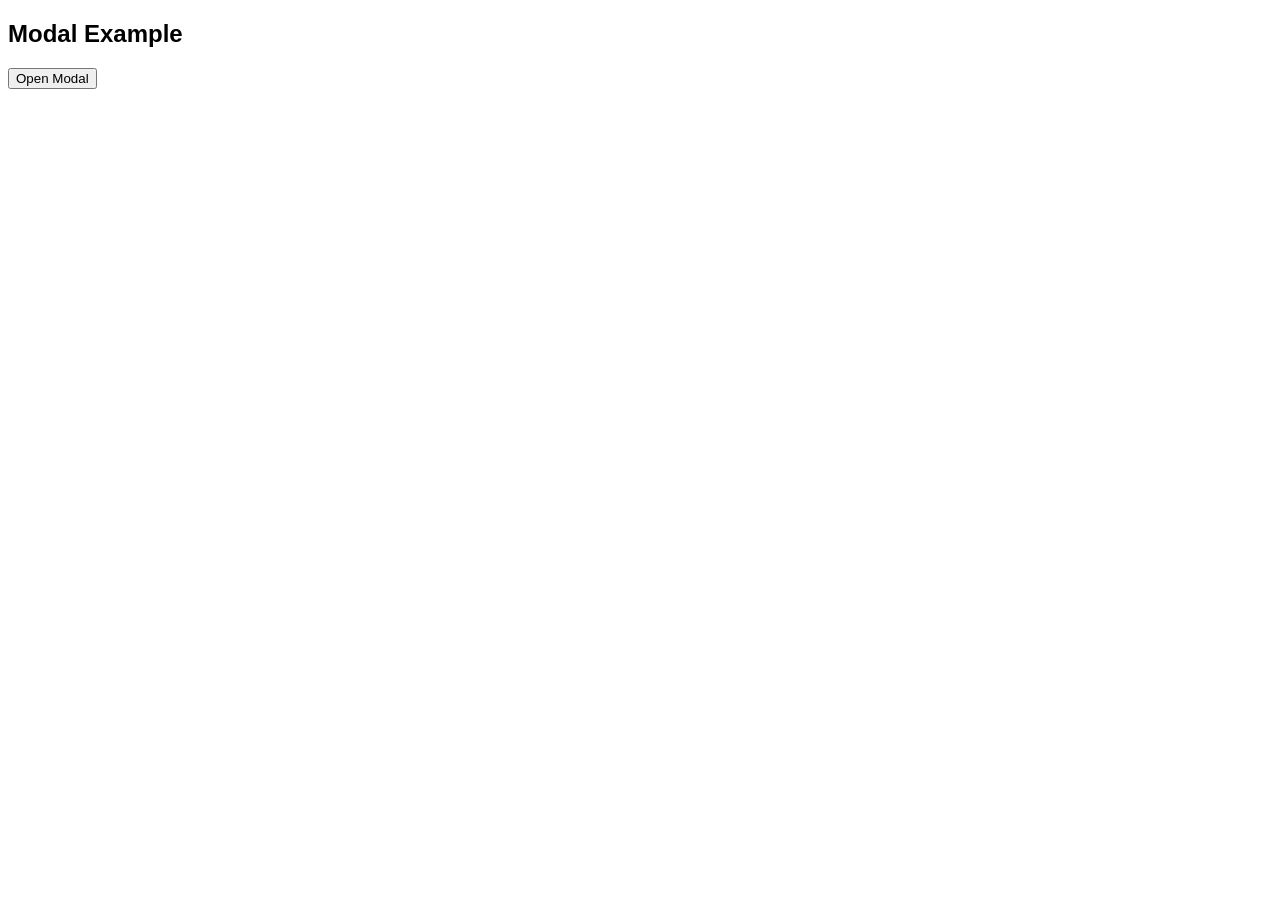
<file: modalBasic.html>
<!DOCTYPE html>
<html>
<head>
  <!-- Source: https://www.w3schools.com/howto/tryit.asp?filename=tryhow_css_modal -->
<meta name="viewport" content="width=device-width, initial-scale=1">
<style>
body {font-family: Arial, Helvetica, sans-serif;}

/* The Modal (background) */
.modal {
  display: none; /* Hidden by default */
  position: fixed; /* Stay in place */
  z-index: 1; /* Sit on top */
  padding-top: 100px; /* Location of the box */
  left: 0;
  top: 0;
  width: 100%; /* Full width */
  height: 100%; /* Full height */
  overflow: auto; /* Enable scroll if needed */
  background-color: rgb(0,0,0); /* Fallback color */
  background-color: rgba(0,0,0,0.4); /* Black w/ opacity */
}

/* Modal Content */
.modal-content {
  background-color: #fefefe;
  margin: auto;
  padding: 20px;
  border: 1px solid #888;
  width: 80%;
}

/* The Close Button */
.close {
  color: red;
  float: right;
  font-size: 28px;
  font-weight: bold;
}

.close:hover,
.close:focus {
  color: #000;
  text-decoration: none;
  cursor: pointer;
}
</style>
</head>
<body>

<h2>Modal Example</h2>

<!-- Trigger/Open The Modal -->
<button id="myBtn">Open Modal</button>

<!-- The Modal -->
<div id="myModal" class="modal">

  <!-- Modal content -->
  <div class="modal-content">
    <span class="close">&times;</span>
    <p>Some text in the Modal..</p>
  </div>

</div>

<script>
// Get the modal
var modal = document.getElementById("myModal");

// Get the button that opens the modal
var btn = document.getElementById("myBtn");

// Get the <span> element that closes the modal
var span = document.getElementsByClassName("close")[0];

// When the user clicks the button, open the modal 
btn.onclick = function() {
  modal.style.display = "block";
}

// When the user clicks on <span> (x), close the modal
span.onclick = function() {
  modal.style.display = "none";
}

// When the user clicks anywhere outside of the modal, close it
window.onclick = function(event) {
  if (event.target == modal) {
    modal.style.display = "none";
  }
}
</script>

</body>
</html>
</file>
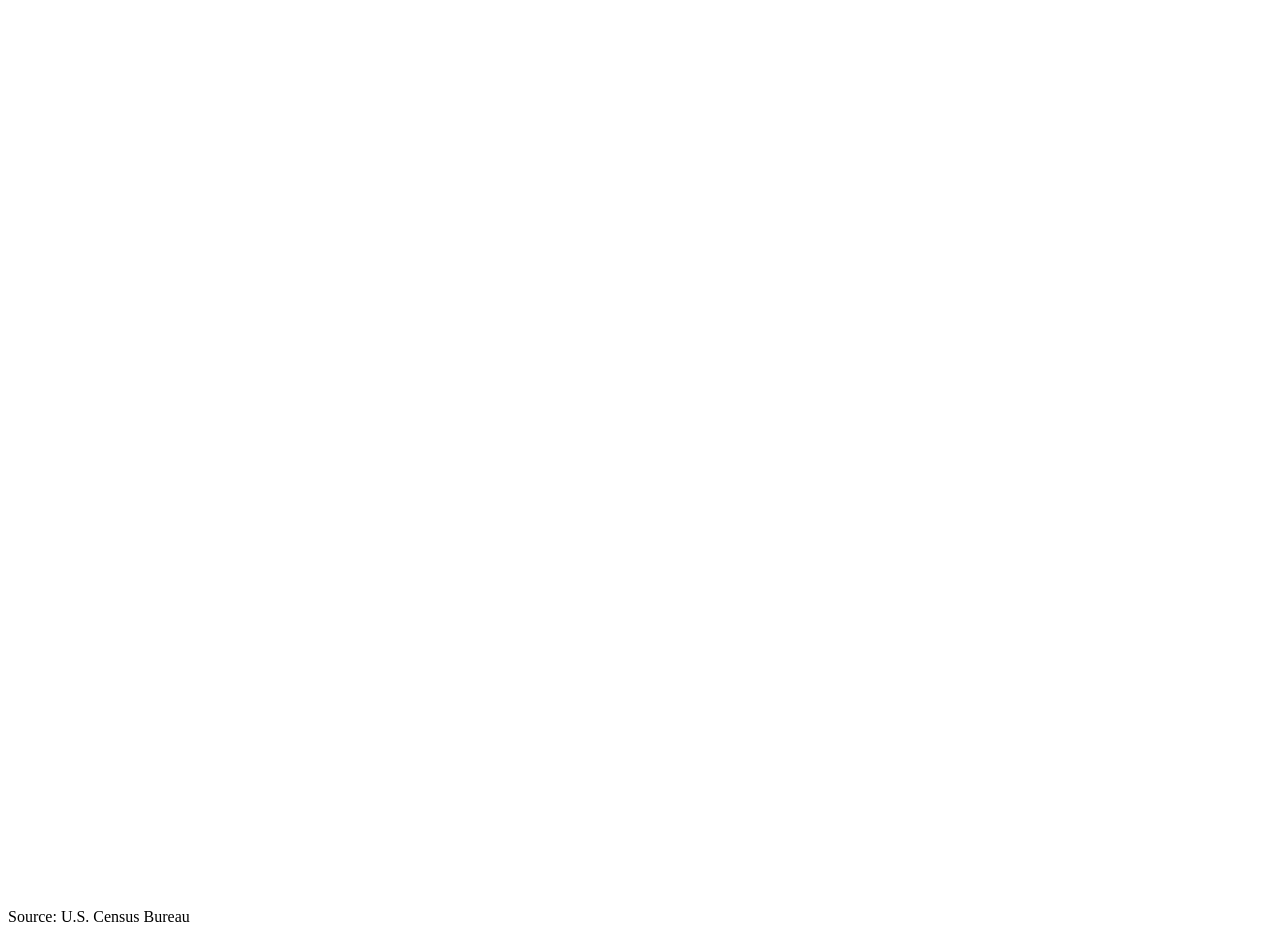
<file: observableChart.html>
<html>
  <head>
    <title>Example of Observable Created Chart</title>
  </head>
  <body>
    <iframe width="100%" height="100%" frameborder="0"
  src="https://observablehq.com/embed/8d892c68f462028b?cell=*"></iframe>
    <p>Source: U.S. Census Bureau</p>
  </body>
</html>
</file>
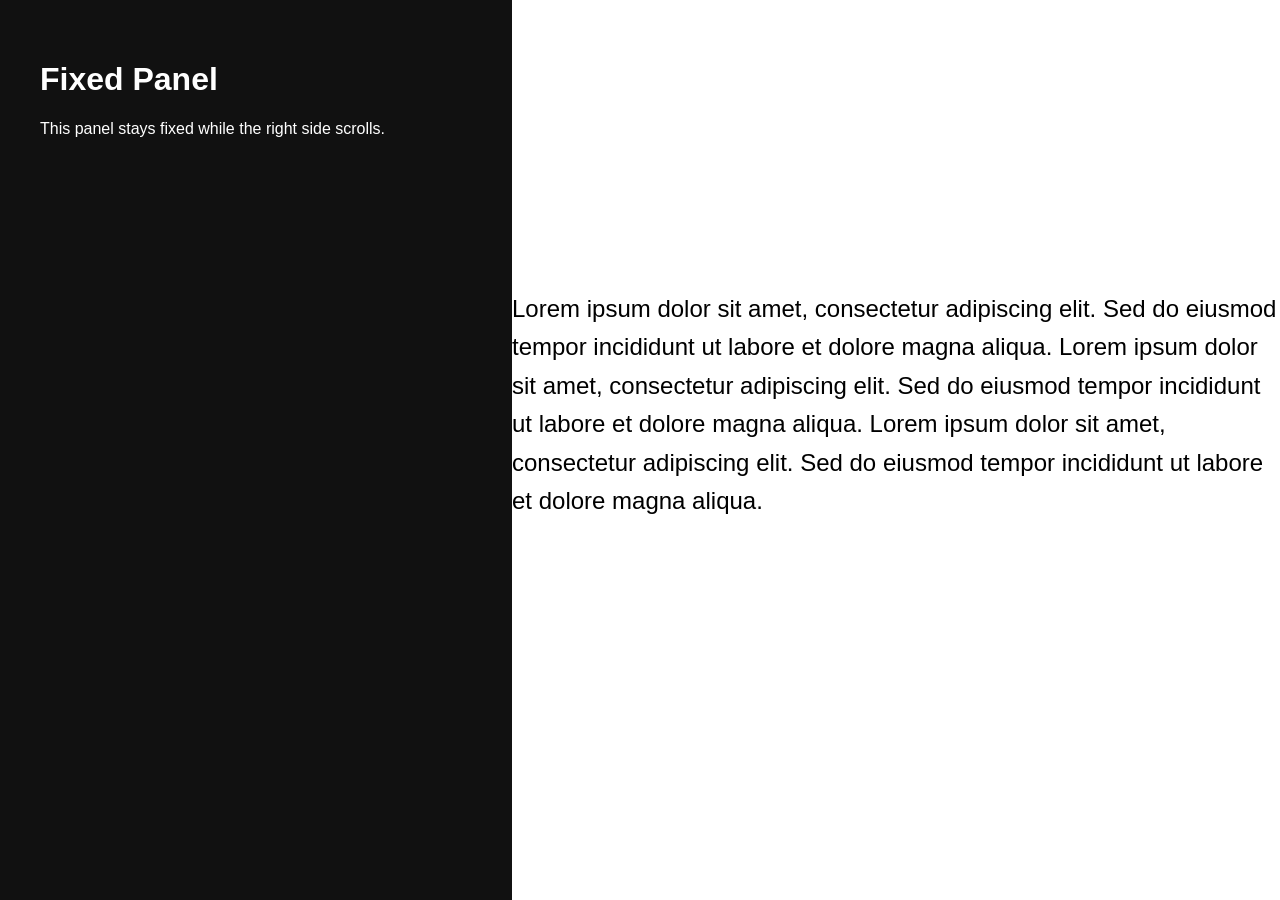
<file: scrollAnimation1.html>
<!DOCTYPE html>
<html lang="en">
<head>
<meta charset="UTF-8">
<title>CSS Scroll Fade Sections</title>

<style>
  * {
      box-sizing: border-box;
    }
        
  body {
    margin: 0;
    font-family: Arial, sans-serif;
  }

  /* Layout */
  .container {
    display: flex;
    height: 100vh;
    overflow: hidden;
  }

  .left {
    width: 40%;
    background: #111;
    color: white;
    padding: 40px;
    position: sticky;
    top: 0;
    height: 100vh;
  }

  .right {
    width: 60%;
    height: 100vh;
    overflow-y: auto;
    background: #fff;
  }

  /* Section styling */
  section {
    height: 100vh;
    display: flex;
    align-items: auto;
    padding-top: 20px;
    padding-bottom: 20px;
    justify-content: center;

    /* Scroll animation setup
    double-dash prefix is used to define custom properties or CSS variables */
    view-timeline-name: --section;
    view-timeline-axis: block;
  }

  #title {
    max-width: 800px;
    font-size: 1.5rem;
    line-height: 1.6;
    margin: auto;
  }
  
  .content {
    max-width: 800px;
    font-size: 1.5rem;
    line-height: 1.6;
    opacity: 0;

    /* Attach animation to scroll */
    animation-name: fade;
    animation-timeline: --section;
    /* ENTRY -------- COVER --------    EXIT --------   GONE
        |              |                  |              | */
    animation-range: entry 0% cover 50%, exit 100% exit 100%;
    animation-fill-mode: both;
  }

  /* Fade in to out */
  @keyframes fade {
    0%   { opacity: 0; }
    25%  { opacity: 1; }
    75%  { opacity: 1; }
    100% { opacity: 0; }
  }

</style>
</head>
<body>

<div class="container">

  <div class="left">
    <h1>Fixed Panel</h1>
    <p>This panel stays fixed while the right side scrolls.</p>
  </div>

  <div class="right">

    <section id="title">
      <div style="padding-top:30vh;">
        Lorem ipsum dolor sit amet, consectetur adipiscing elit. 
        Sed do eiusmod tempor incididunt ut labore et dolore magna aliqua.
        Lorem ipsum dolor sit amet, consectetur adipiscing elit. 
        Sed do eiusmod tempor incididunt ut labore et dolore magna aliqua.
        Lorem ipsum dolor sit amet, consectetur adipiscing elit. 
        Sed do eiusmod tempor incididunt ut labore et dolore magna aliqua.
      </div>
    </section>

    <section>
      <div class="content">
        Ut enim ad minim veniam, quis nostrud exercitation ullamco laboris 
        nisi ut aliquip ex ea commodo consequat.
      </div>
    </section>

    <section>
      <div class="content">
        Duis aute irure dolor in reprehenderit in voluptate velit esse 
        cillum dolore eu fugiat nulla pariatur.
      </div>
    </section>

    <section>
      <div class="content">
        Excepteur sint occaecat cupidatat non proident, sunt in culpa 
        qui officia deserunt mollit anim id est laborum.
      </div>
    </section>

    <section>
      <div class="content">
        Curabitur pretium tincidunt lacus. Nulla gravida orci a odio. 
        Nullam varius, turpis et commodo pharetra.
      </div>
    </section>

  </div>

</div>

</body>
</html>
</file>
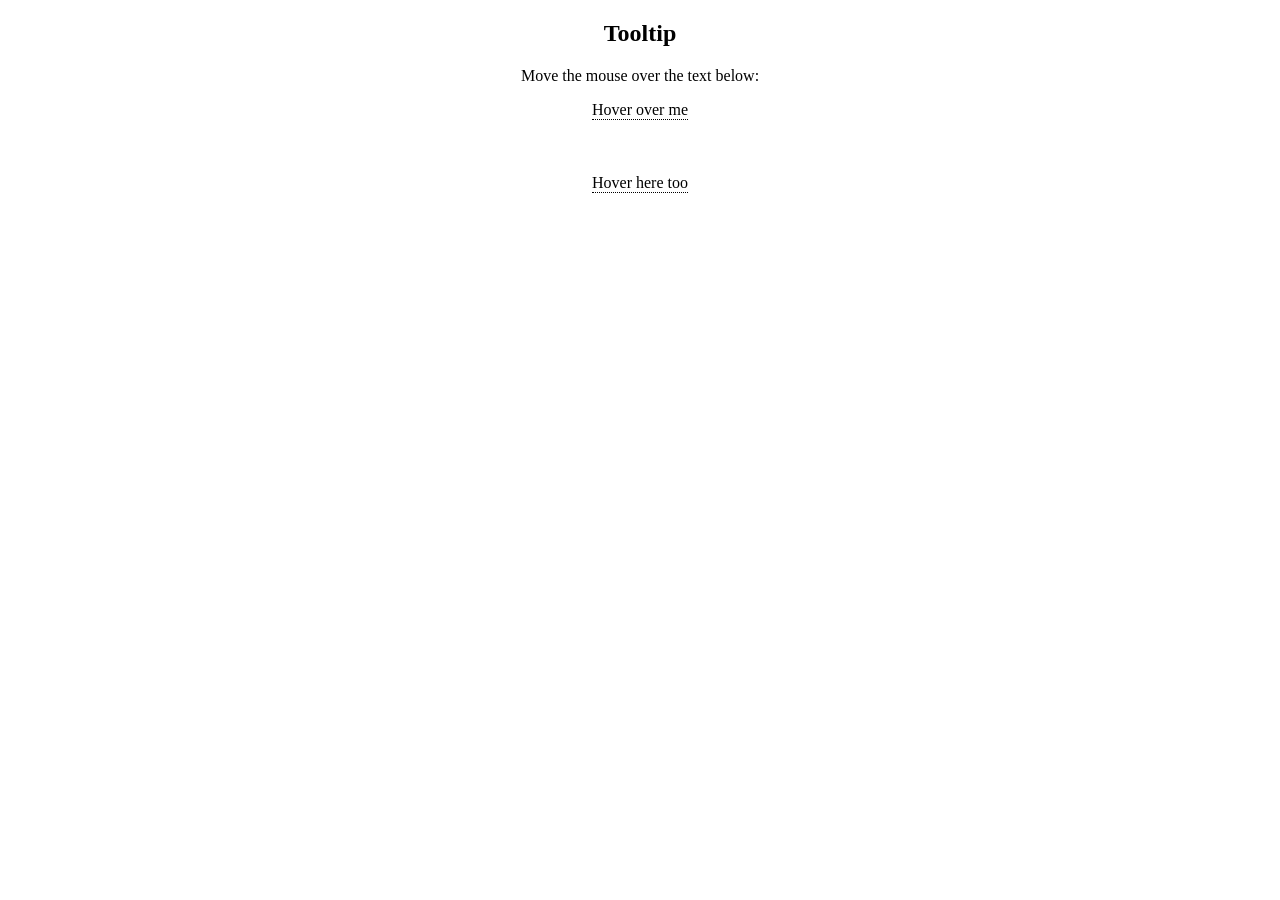
<file: tooltipBasic.html>
<!DOCTYPE html>
<html>
  <!-- Source: https://www.w3schools.com/howto/howto_css_tooltip.asp -->
<style>
.tooltip {
  position: relative;
  display: inline-block;
  border-bottom: 1px dotted black;
}

.tooltip .tooltiptext {
  visibility: hidden;
  width: 120px;
  background-color: #555;
  color: #fff;
  text-align: center;
  border-radius: 6px;
  padding: 5px 0;
  position: absolute;
  z-index: 1;
  bottom: 125%;
  left: 50%;
  margin-left: -60px;
  opacity: 0;
  transition: opacity 0.3s;
}

.tooltip .tooltiptext::after {
  content: "";
  position: absolute;
  top: 100%;
  left: 50%;
  margin-left: -5px;
  border-width: 5px;
  border-style: solid;
  border-color: #555 transparent transparent transparent;
}

.tooltip:hover .tooltiptext {
  visibility: visible;
  opacity: 1;
}
</style>
<body style="text-align:center;">

<h2>Tooltip</h2>
<p>Move the mouse over the text below:</p>

<div class="tooltip">Hover over me
  <span class="tooltiptext">Tooltip text</span>
</div>
<br /><br /><br /><br />
<div class="tooltip">Hover here too
  <span class="tooltiptext">Tooltip text</span>
</div>

</body>
</html>
</file>
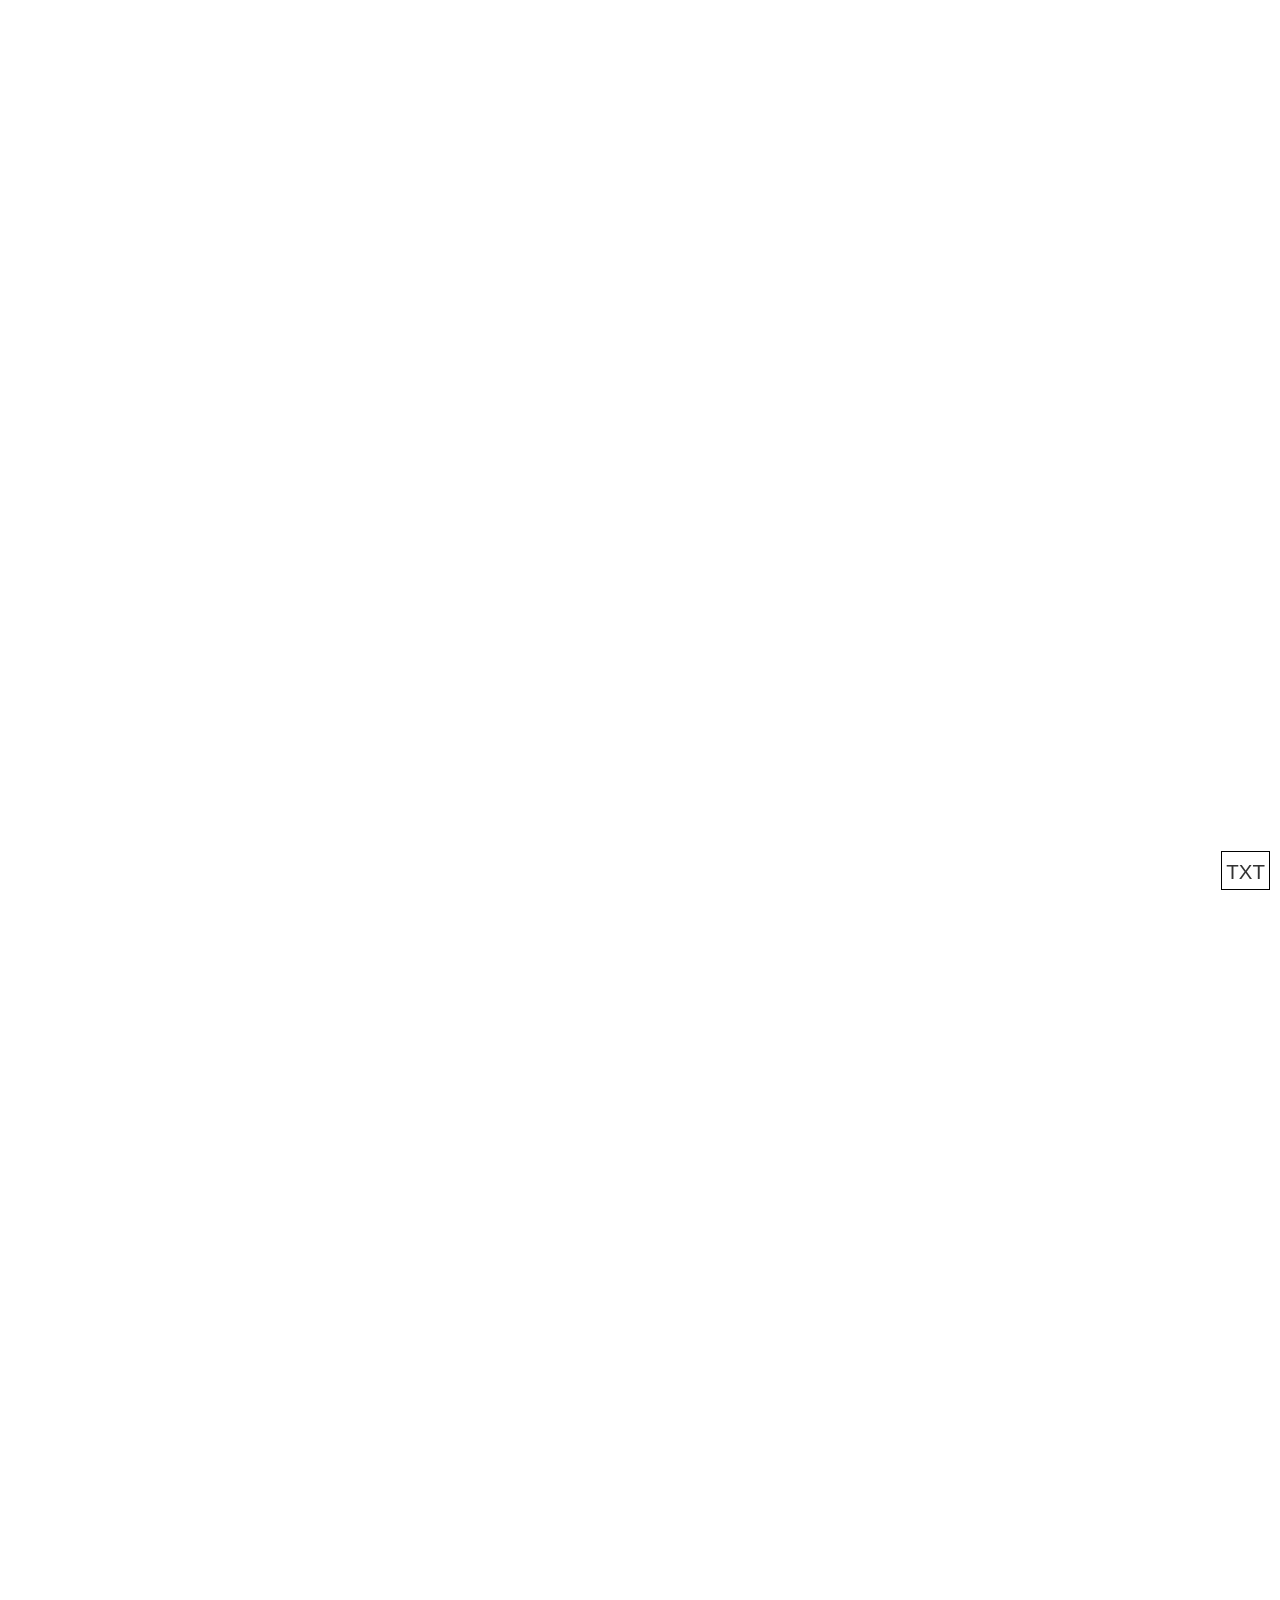
<file: usImmigration.html>
﻿<!DOCTYPE html>
<html lang="en">
<head>
    <meta charset="utf-8" />
    <meta name="viewport" content="width=device-width, initial-scale=1" />
    <title>A History of U.S. Immigration Policy</title>
    <link rel="stylesheet" href="usImmigration.css" />
    <script defer src="usImmigration.js"></script>
</head>
<body>

    <div id="txt"><a href="historyOfImmigrationPolicy.txt" alt="page as text">TXT</a></div>

    <section class="hidden" id="pg1">
        <h1 style="background-color:rgba(255, 255, 255, 0.5); padding:0 0.5em 0 0.5em;">
            A History of United States Immigration Policy
        </h1>
    </section>

    <section class="hidden" style="margin-top:5em;" id="pg2">
        <h2>
            Migration to British North America<br />
            (now the United States)
        </h2>
    </section>

    <section class="hidden" style="margin-top:5em;">
        <h2>Cheap land, high wages and new freedoms</h2>
        <p>drew migrants from Great Britain to British North America.   During the 1700s, a significant number of Europeans coming to British North America were indentured servants.  Migrants exchanged future years of their labor for passage to North America.  At the end of their contracts, the indentured servants would be discharged with a small amount of cash, skills, and sometimes land on the new continent.</p>
    </section>

    <section class="hidden">
        <h2>The 1717 Transportation Act</h2>
        <p>granted English courts the ability to sentence convicts for up to 14 years as indentured servants and forced emigration. Before the American Revolution, Britain transported about 50,000 convicts to the American colonies.</p>
    </section>

    <section class="hidden">
        <h2>Slavery</h2>
        <p>The largest population of forced migrants to North America were not criminals from Britain but 388,000 African slaves.</p>
    </section>

    <section class="hidden">
        <h2>The Plantation Act 1740</h2>
        <p>Parliament passed the Plantation Act to ease the colonial naturalization process and spur settlement.  The Act created a uniform naturalization system that granted new, non-Catholic colonial settlers English naturalization after seven years of residency contingent upon a religious test, a pledge of allegiance, and a statement of Christian belief to which Quakers and Jews were exempt.  When declaring the oath, Quakers and Jews were not obligated to repeat the words "Upon the true faith of a Christian."</p>
        <p>
            The Plantation Act lasted 30 years and defined British North America as a refuge and land of opportunity.
        </p>
    </section>

    <section class="hidden">
        <h3>
            By 1755, there were over one million colonial residents which concerned some in England.<br /><br />
            Twenty years later, by 1775, there were 2.2 million colonial residents.  Much of this growth was fueled by the 346,000 European immigrants and their descendants.
        </h3>
        <p></p>
    </section>

    <section class="hidden">
        <h1>Migration to the United States</h1>
        <h2>Above 86 million immigrants have entered the United States from 1783 to the end of 2019.</h2>
    </section>

    <section class="hidden">
        <h2>The Constitutional Convention</h2>
        <p>
            Between May and September of 1787, the Constitutional Convention was held in Philadelphia to address the problems of the weak central government that existed under the Articles of Confederation.  The Constitutional Convention’s decision to only grant the federal government authority over naturalization meant that states regulated immigration as part of their policing powers — banishing criminals and noncitizens, denying entry to the poor, and even attempting to ban whole races.  The 1787 Constitutional Convention granted the federal government authority over a uniform rule of naturalization.
        </p>
    </section>

    <section class="hidden">
        <h2>Primary factors for greater immigration for the early United States were:</h2>
        <ul>
            <li class="hidden">Ideology</li>
            <li class="hidden">Population</li>
            <li class="hidden">Payment of national debts</li>
            <li class="hidden">New laborers</li>
        </ul>
    </section>

    <section class="hidden">
        <h2>1790 United States's Naturalization Act</h2>
        <p>The first U.S. naturalization act for "free White persons of good character" was based on the British Plantation Act.  Like the British Plantation Act, the U.S. Naturalization Act had a period of residence requirement - only 2 years, an oath of allegiance, and a process of swearing before a judge.  The law excluded indentured servants, non-whites, and slaves from naturalization.  Despite these exclusions, the Naturalization Act of 1790 was arguably the most liberal naturalization law to date, as it created a short and uniform path to citizenship that lacked gender requirements, religious tests, skills tests, or country of origin requirements.</p>
    </section>

    <section class="hidden">
        <h2>Three fundamental concepts underlie U.S. citizenship law:</h2>
        <ol>
            <li class="hidden"><strong>jus soli</strong>, the right of the soil, which means that those born on U.S. soil are automatically granted citizenship.</li>
            <li class="hidden"><strong>jus sanguinis</strong>, the right of blood, which means that those born to U.S. citizens in other countries automatically earn U.S. citizenship under most conditions.</li>
            <li class="hidden"><strong>pledged allegiance</strong>, whereby those who civically commit to the United States become U.S. citizens. Pledged allegiance is related to the concept of naturalization, the process by which an immigrant voluntarily moves to the United States and swears allegiance to the government to fully enter American political life through citizenship.</li>
        </ol>
    </section>

    <section class="hidden">
        <h2>1790 U.S. Census</h2>
        <p>counted 3.9 million residents; 80.7% white; 19.3% African slaves.  69.3% could trace their origins to England, Scotland or Wales.  The country was ethnically and racially heterogeneous.</p>
    </section>

    <section class="hidden">
        <h2>1795 Naturalization Act</h2>
        <p>increased the residency requirement for naturalization from 2 years to 5 years and added a clause requiring prospective citizens to declare their intention to naturalize 3 years before doing so.  Notably, the Naturalization Act of 1795 held a religious and moral subtext that changed “good character” to “good moral character.”  The 1795 Naturalization Act reflected a fear that foreign-born populations with voting rights could undermine national security.</p>
    </section>

    <section class="hidden">
        <h2>1798 Alien and Sedition Acts</h2>
        <p>Due to the looming war with France, Congress passed a series of bills in 1798 collectively known as the Alien and Sedition Acts that expanded the federal government's involvement in immigration policy. Together these acts subjected aliens to the threat of national surveillance and arbitrary arrest and granted a new power to the president to deport noncitizens via decree.  Notably, these acts increased the residency period for naturalization to 14 years and required that prospective citizens declare their intent to naturalize five years before doing so.</p>
    </section>

    <section class="hidden">
        <h2>1802 Naturalization Law</h2>
        <p>reverted the residency requirements for naturalization to 5 years.</p>
    </section>

    <section class="hidden">
        <h2>1819 Less Poor Immigrants</h2>
        <p>In 1819, Congressional legislation required ship captains to provide a passenger manifest to track immigration flows for the first time.  Due to the economic depression in England, legislation lowered the carrying capacity of passenger ships and increased the price of travel, reducing the number of poor immigrants who could afford passage.</p>
    </section>

    <section class="hidden">
        <h2>Sources</h2>
        <p>Andrew Baxter, Alex Nowrasteh, 3 August, 2021<a href="https://www.cato.org/policy-analysis/brief-history-us-immigration-policy-colonial-period-present-day" target="_blank"><i>A Brief History of U.S. Immigration Policy from the Colonial Period to the Present Day</i></a>, Cato Institute</p>
        <p>John Gramlich, 27 April, 2022, <a href="https://www.pewresearch.org/short-reads/2022/04/27/key-facts-about-title-42-the-pandemic-policy-that-has-reshaped-immigration-enforcement-at-u-s-mexico-border/" target="_blank">Key facts about Title 42, the pandemic policy that has reshaped immigration enforcement at U.S.-Mexico border</a>, Pew Research Center</p>
        <p>Eileen Sullivan, 24 November, 2023, <a href="https://www.nytimes.com/2023/11/24/us/politics/china-migrants-us-border.html" target="_blank">Growing Numbers of Chinese Migrants Are Crossing the Southern Border</a>, The New York Times</p>
        <p>Borjas, George J., May 2019, <a href="https://www.nber.org/system/files/working_papers/w25836/w25836.pdf" target="_blank">Immigration and Economic Growth</a>, National Bureau of Economic Research</p>
        <p>Arloc Sherman et al. 15 August, 2019, <a href="https://www.cbpp.org/research/immigrants-contribute-greatly-to-us-economy-despite-administrations-public-charge-rule" target="_blank"><i>Immigrants Contribute Greatly to U.S. Economy, Despite Administration’s “Public Charge” Rule Rationale</i></a>Center on Budget and Policy Priorities</p>
    </section>
</body>
</html>
</file>
<file: usImmigration.css>
* {
    box-sizing: border-box;
}

body {
    background-color: #fff;
    color: #000;
    font-family: sans-serif;
    padding: 0;
    font-size: 2em;
}

#txt {
    position: fixed;
    z-index: 200;
    right: 10px;
    bottom: 10px;
    border: 1px solid;
    padding: 4px;
    font-size: 0.8em;
}
    #txt a {
        text-decoration: none;
        color: #333;
        font-size: .8em;
    }

#info {
    z-index: 100;
    margin: 0;
    padding: 0;
}

h1, h2, h3 {
    margin: 0 3em 1em 3em;
    text-align: center;
    line-height: 1.4em;
}

p, ol, ul {
    margin: 0 3em 1em 3em;
    line-height: 1.4em;
}

li {
    margin: 0 2em 1em 2em;
    line-height: 1.4em;
}

section {
    display: grid;
    place-items: center;
    align-content: center;
    min-height: 98vh;
    min-width: 98vw;
    margin: 0;
    padding: 1px;
}

.hidden {
    opacity: 0;
    filter: blur(5px);
    transform: scale(.4);
    /*transform: translateX(-100%);*/
    transition: all 1s;
    transition-delay: 300ms;
}

@media(prefers-reduced-motion) {
    .hidden {
        transition: none;
    }
}

.show {
    opacity: 1;
    transform: scale(1);
    filter: blur(0);
    /*transform: translateX(0);*/
    transition-delay: 300ms;
}

li:nth-child(1) {
    transition-delay:200ms;
}
li:nth-child(2) {
    transition-delay:400ms;
}
li:nth-child(3) {
    transition-delay:600ms;
}
li:nth-child(4) {
    transition-delay:800ms;
}

#pg1 {
    background-image: url(img/usFlag.jpg);
    background-repeat: no-repeat;
    background-position: center bottom;
    background-size: cover;
}

#pg2 {
    background-image: url(img/skull.svg);
    background-repeat: no-repeat;
    background-attachment: fixed;
    background-position: center;
    background-size: contain;
    /*background-size: 30vw 50vh;*/
}

#pg3 {
    background: url(img/wak.svg), #6DB3F2;
    background-repeat: no-repeat;
    background-size: contain;
}

#container {
    z-index: 10;
    width: 100vw;
    height: 100vh;
}
/*canvas {
    position: absolute;
    top: 0;
    left: 0;
    border: 1px solid white;
}*/
</file>
